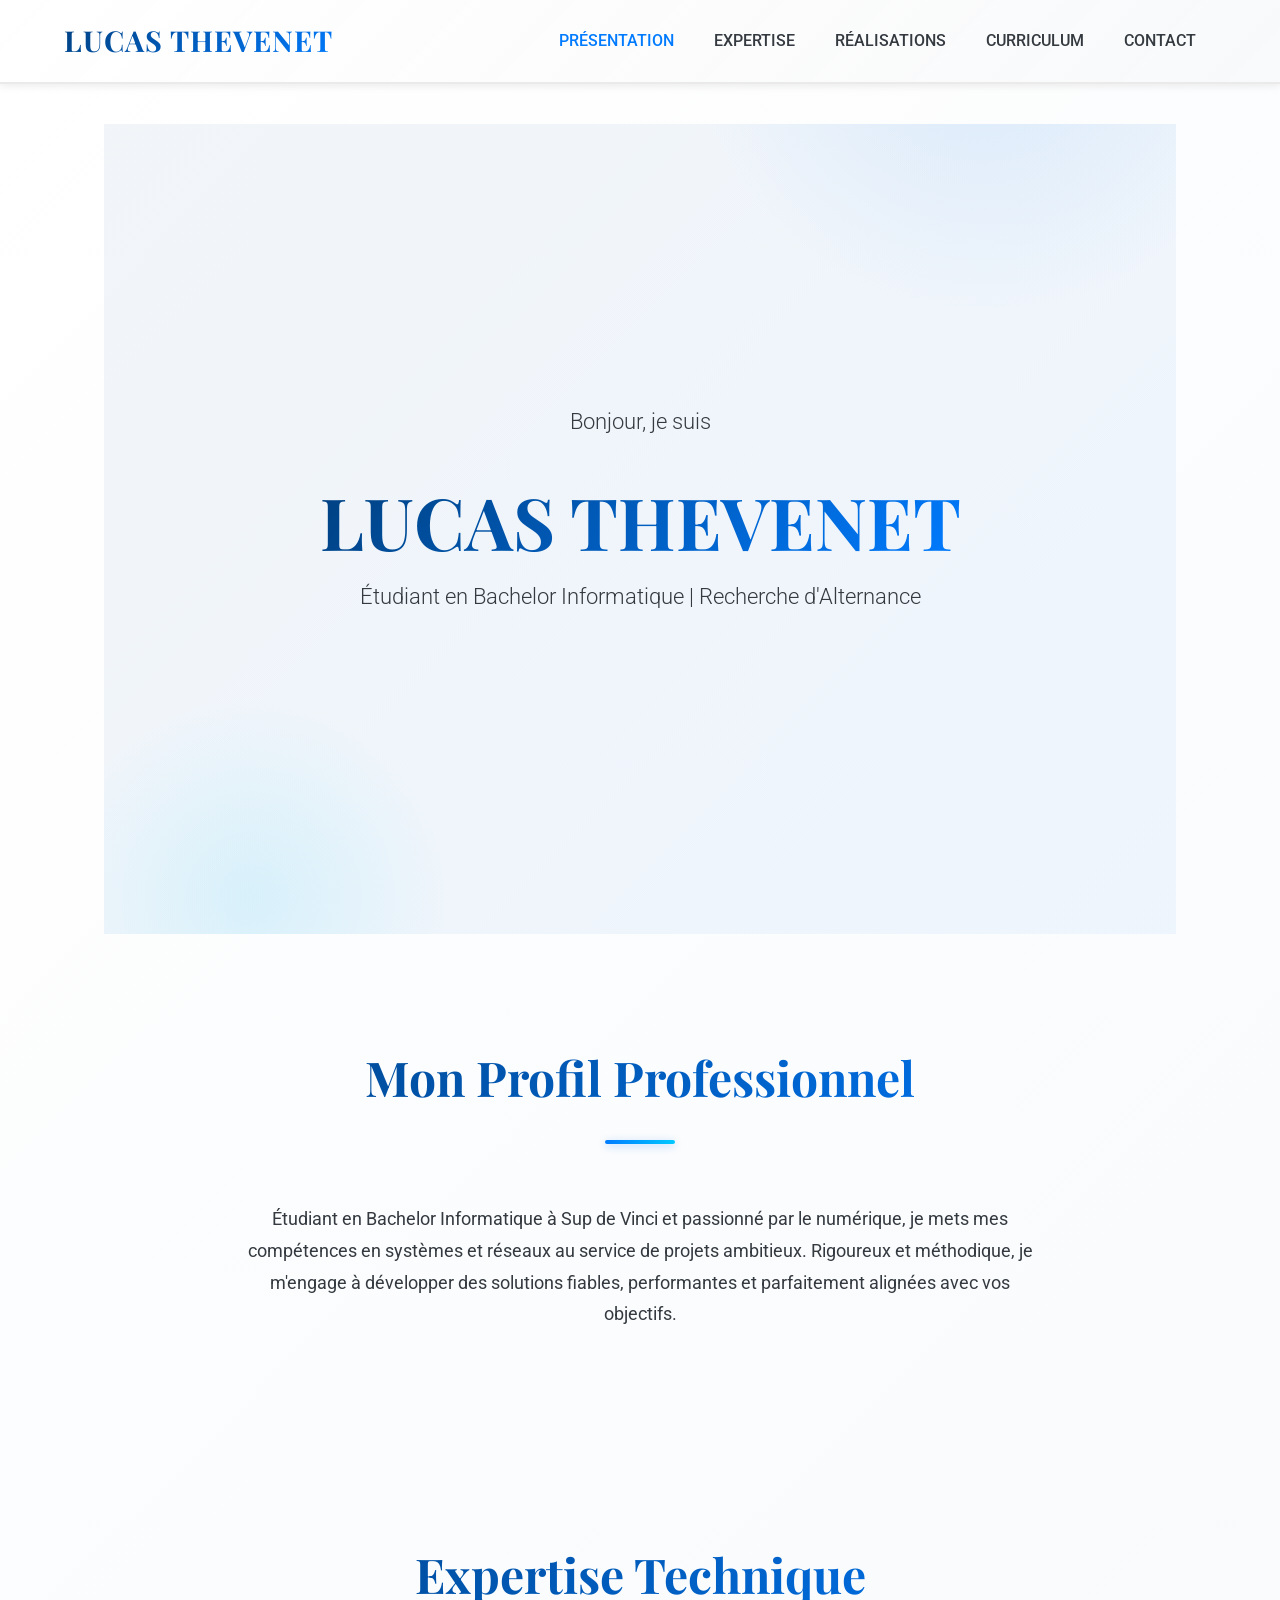
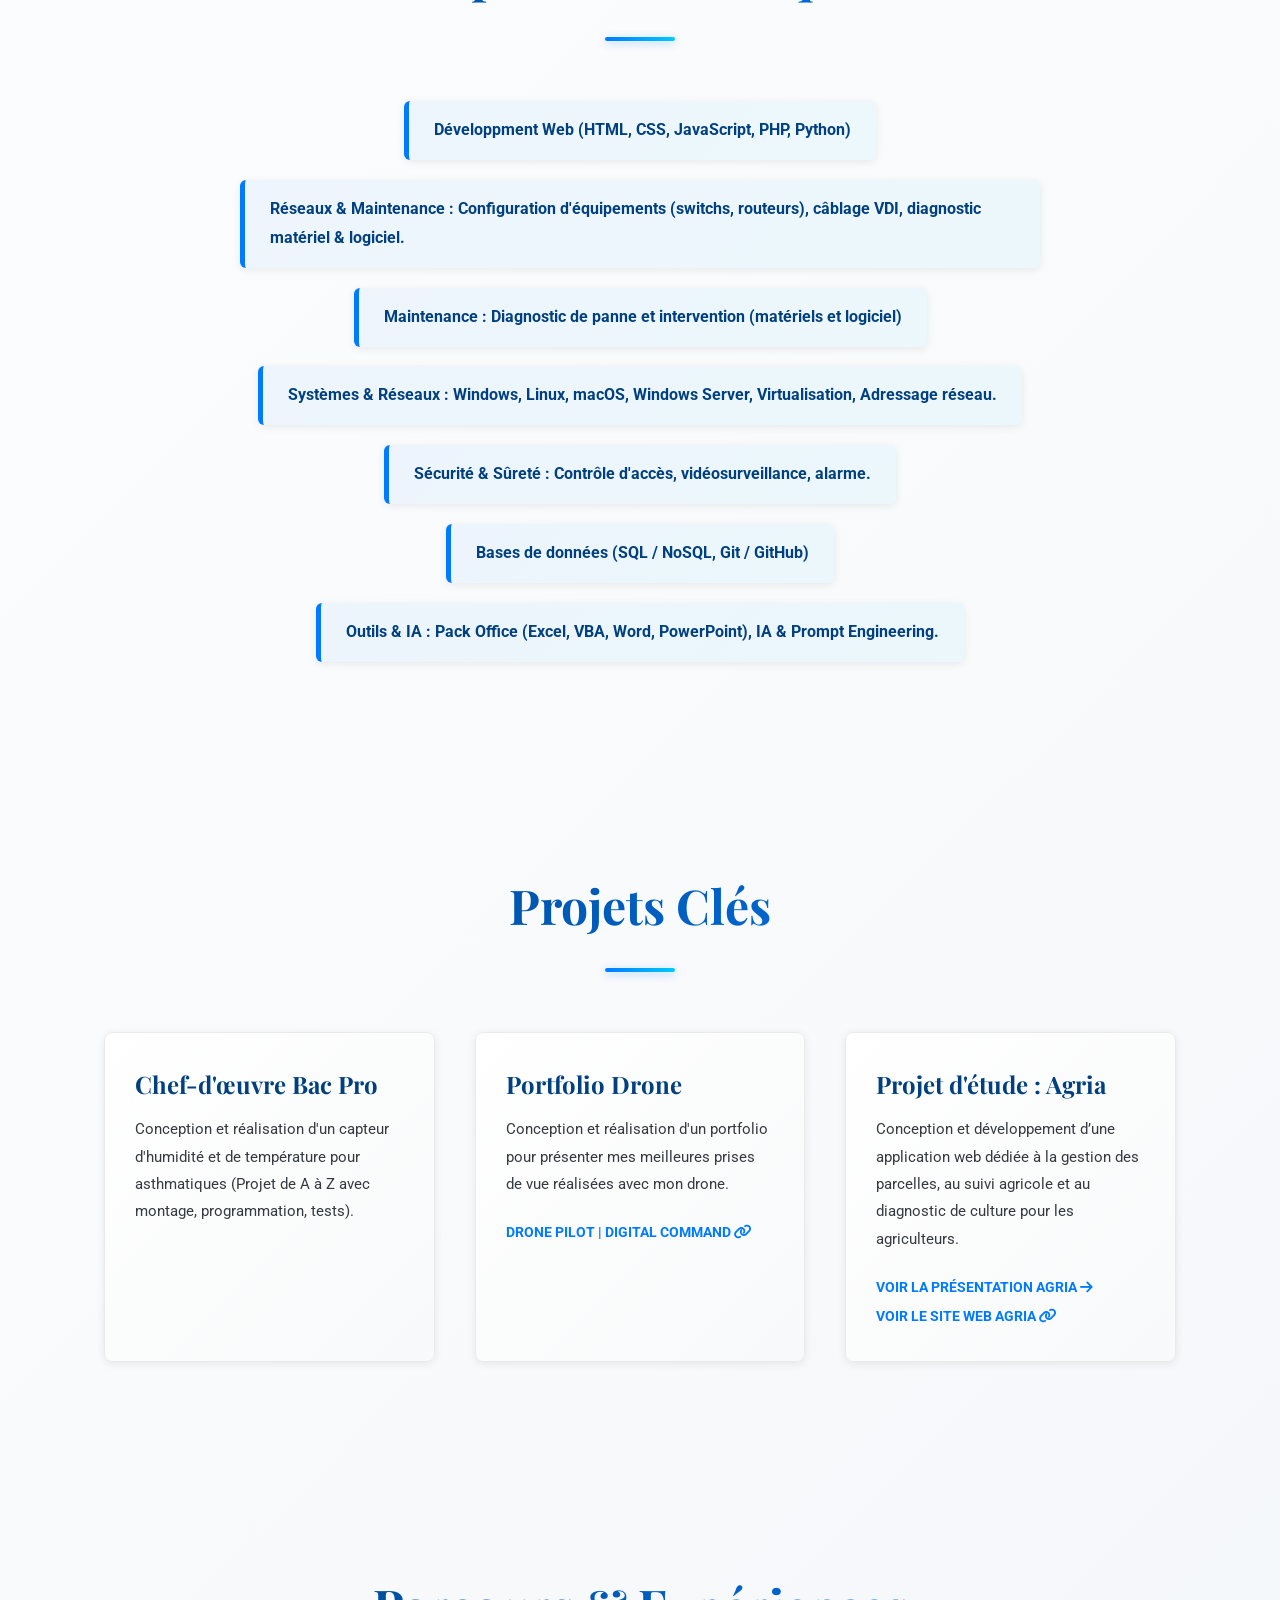
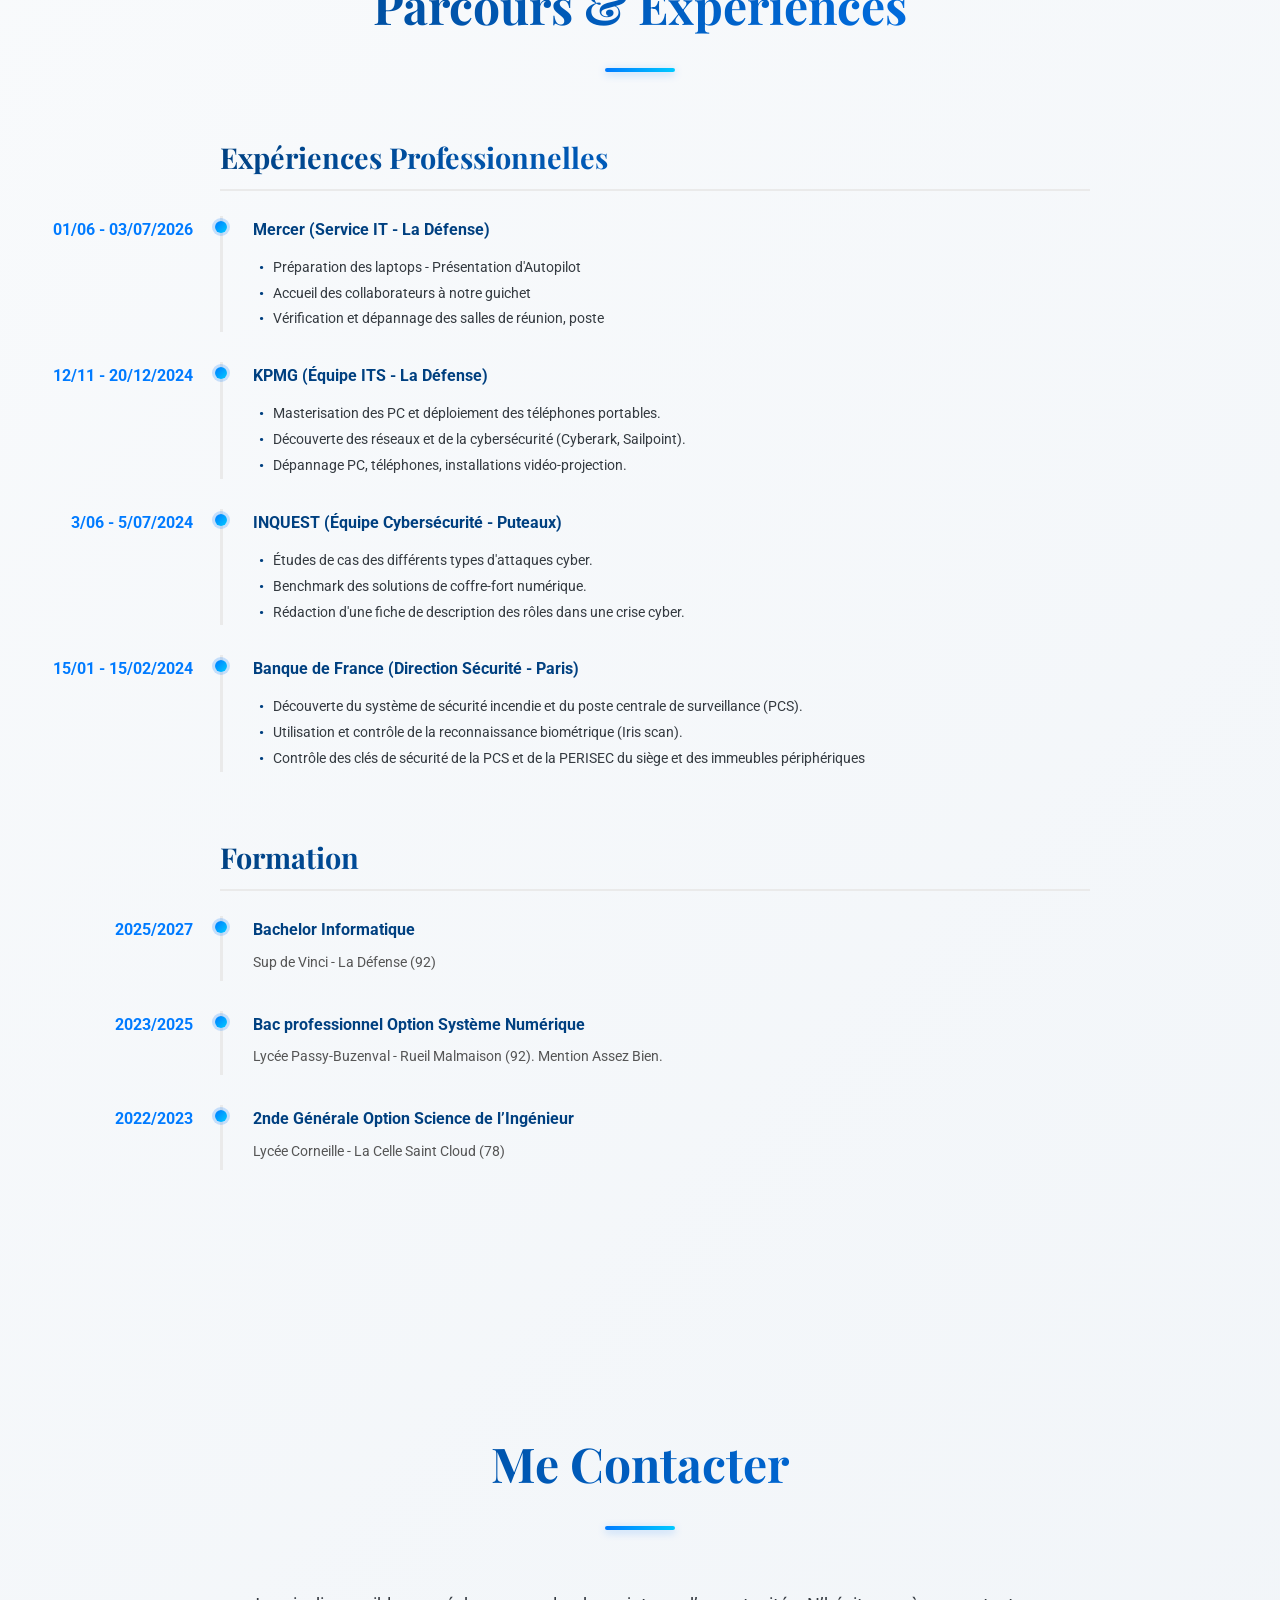
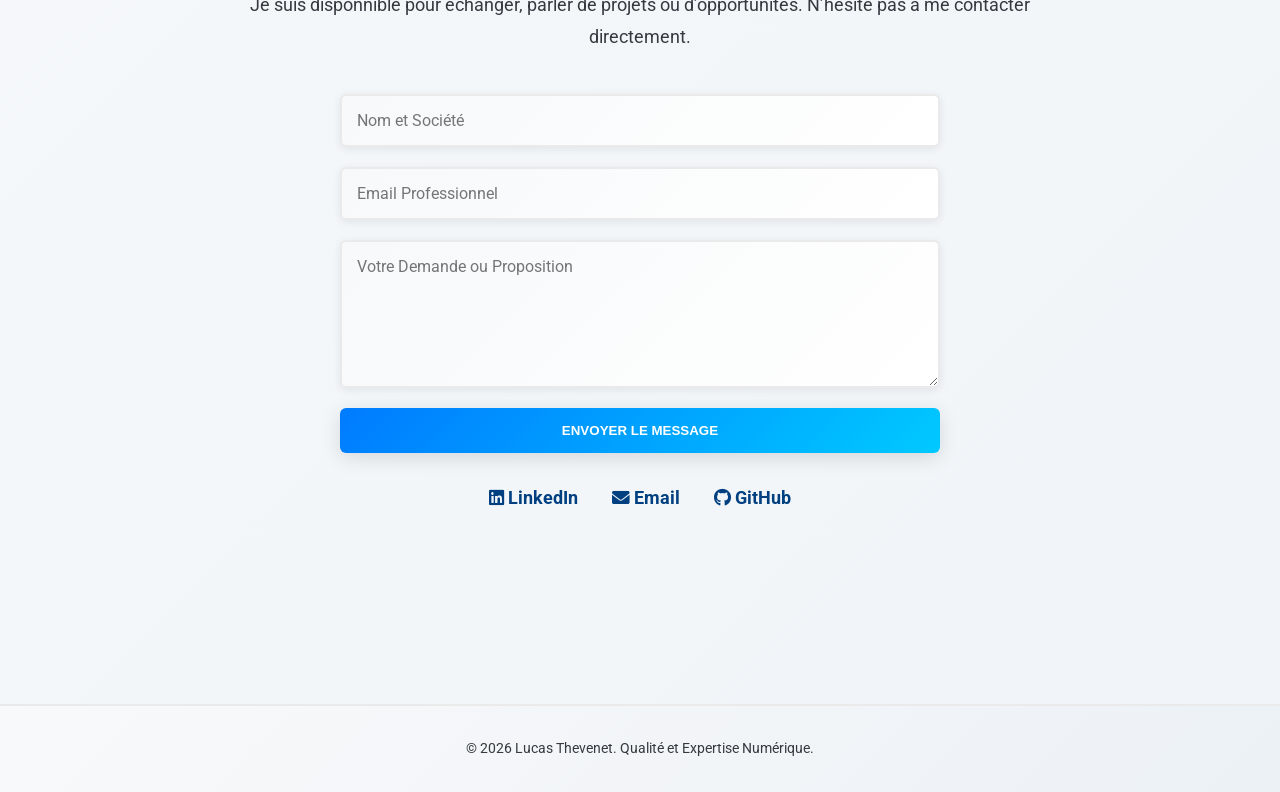
<file: index.html>
<!DOCTYPE html>
<html lang="fr">
<head>
    <meta charset="UTF-8">
    <meta name="viewport" content="width=device-width, initial-scale=1.0">
    <title>Lucas Thevenet | Professionnel</title>
    <link href="https://fonts.googleapis.com/css2?family=Roboto:wght@300;400;700&family=Playfair+Display:wght@700&display=swap" rel="stylesheet">
    <link rel="stylesheet" href="https://cdnjs.cloudflare.com/ajax/libs/font-awesome/6.0.0-beta3/css/all.min.css">
    <link rel="stylesheet" href="style.css">
</head>
<body>

    <header class="navbar-classic">
        <div class="nav-container">
            <a href="#hero" class="logo-class">LUCAS THEVENET</a>
            <nav>
                <ul>
                    <li><a href="#hero" class="active">Présentation</a></li>
                    <li><a href="#skills">Expertise</a></li>
                    <li><a href="#projects">Réalisations</a></li>
                    <li><a href="#curriculum">Curriculum</a></li>
                    <li><a href="#contact">Contact</a></li>
                </ul>
            </nav>
        </div>
    </header>

    <main class="main-content">
        <section id="hero" class="hero-elegance section-class">
            <div class="hero-text">
                <p class="tagline">Bonjour, je suis</p>
                <h1>LUCAS <span class="highlight">THEVENET</span></h1>
                <p class="tagline">Étudiant en Bachelor Informatique | Recherche d'Alternance </p>
            </div>
        </section>

        <section id="about" class="section-class">
            <h2 class="section-title-class">Mon Profil Professionnel</h2>
            <div class="about-content-class" style="animation: fadeInUp 0.8s ease-out;">
                <p>Étudiant en Bachelor Informatique à Sup de Vinci et passionné par le numérique, je mets mes compétences en systèmes et réseaux au service de projets ambitieux. Rigoureux et méthodique, je m'engage à développer des solutions fiables, performantes et parfaitement alignées avec vos objectifs.</p>
            </div>
        </section>

        <section id="skills" class="section-class">
            <h2 class="section-title-class">Expertise Technique</h2>
            <div class="skills-list-class">
                <div class="skill-item-class">Développment Web (HTML, CSS, JavaScript, PHP, Python)</div>
                <div class="skill-item-class">Réseaux & Maintenance : Configuration d'équipements (switchs, routeurs), câblage VDI, diagnostic matériel & logiciel.</div>
                <div class="skill-item-class">Maintenance : Diagnostic de panne et intervention (matériels et logiciel)</div>
                <div class="skill-item-class">Systèmes & Réseaux : Windows, Linux, macOS, Windows Server, Virtualisation, Adressage réseau.</div>
                <div class="skill-item-class">Sécurité & Sûreté : Contrôle d'accès, vidéosurveillance, alarme.</div>
                <div class="skill-item-class">Bases de données (SQL / NoSQL, Git / GitHub)</div>
                <div class="skill-item-class">Outils & IA : Pack Office (Excel, VBA, Word, PowerPoint), IA & Prompt Engineering.</div>
            </div>
        </section>

        <section id="projects" class="section-class">
            <h2 class="section-title-class">Projets Clés</h2>
            <div class="project-grid-class">
                <div class="project-card-class">
                    <h3>Chef-d'œuvre Bac Pro</h3>
                    <p>Conception et réalisation d'un capteur d'humidité et de température pour asthmatiques (Projet de A à Z avec montage, programmation, tests).</p>
                </div>
                <div class="project-card-class">
                    <h3>Portfolio Drone</h3>
                    <p>Conception et réalisation d'un portfolio pour présenter mes meilleures prises de vue réalisées avec mon drone.</p>
                    <a href="https://lucasthevenet19-oss.github.io/Drone-/" target="_blank" class="link-project">Drone Pilot | Digital Command <i class="fas fa-link"></i></a>
                </div>
                <div class="project-card-class">
                    <h3>Projet d'étude : Agria</h3>
                    <p>Conception et développement d’une application web dédiée à la gestion des parcelles, au suivi agricole et au diagnostic de culture pour les agriculteurs.</p>
                    <a href="agria-main/presentation/presentation-agria.html" target="_blank" class="link-project">Voir la présentation Agria <i class="fas fa-arrow-right"></i></a>
                    <a href="agria-main/web/index.html" target="_blank" class="link-project">Voir le site web Agria <i class="fas fa-link"></i></a>
                </div>
            </div>
        </section>
        
        <section id="curriculum" class="section-class">
            <h2 class="section-title-class">Parcours & Expériences </h2>
            <div class="cv-integrated-container">
                
                <h3>Expériences Professionnelles</h3>
                
                <div class="timeline-item-accueil">
                    <span class="timeline-date-accueil">01/06 - 03/07/2026</span>
                    <div class="timeline-content-accueil">
                        <h4>Mercer (Service IT - La Défense)</h4>
                        <ul>
                            <li>Préparation des laptops - Présentation d'Autopilot </li>
                            <li>Accueil des collaborateurs à notre guichet </li>
                            <li>Vérification et dépannage des salles de réunion, poste</li>
                        </ul>
                    </div>
                </div>

                <div class="timeline-item-accueil">
                    <span class="timeline-date-accueil">12/11 - 20/12/2024</span>
                    <div class="timeline-content-accueil">
                        <h4>KPMG (Équipe ITS - La Défense)</h4>
                        <ul>
                            <li>Masterisation des PC et déploiement des téléphones portables.</li>
                            <li>Découverte des réseaux et de la cybersécurité (Cyberark, Sailpoint).</li>
                            <li>Dépannage PC, téléphones, installations vidéo-projection.</li>
                        </ul>
                    </div>
                </div>

                <div class="timeline-item-accueil">
                    <span class="timeline-date-accueil">3/06 - 5/07/2024</span>
                    <div class="timeline-content-accueil">
                        <h4>INQUEST (Équipe Cybersécurité - Puteaux)</h4>
                        <ul>
                            <li>Études de cas des différents types d'attaques cyber.</li>
                            <li>Benchmark des solutions de coffre-fort numérique.</li>
                            <li>Rédaction d'une fiche de description des rôles dans une crise cyber.</li>
                        </ul>
                    </div>
                </div>

                <div class="timeline-item-accueil">
                    <span class="timeline-date-accueil">15/01 - 15/02/2024</span>
                    <div class="timeline-content-accueil">
                        <h4>Banque de France (Direction Sécurité - Paris)</h4>
                        <ul>
                            <li>Découverte du système de sécurité incendie et du poste centrale de surveillance (PCS).</li>
                            <li>Utilisation et contrôle de la reconnaissance biométrique (Iris scan).</li>
                            <li>Contrôle des clés de sécurité de la PCS et de la PERISEC du siège et des immeubles périphériques</li>
                        </ul>
                    </div>
                </div>
                
                <h3 style="margin-top: 60px;">Formation</h3>

                <div class="timeline-item-accueil">
                    <span class="timeline-date-accueil">2025/2027</span>
                    <div class="timeline-content-accueil">
                        <h4>Bachelor Informatique</h4>
                        <p>Sup de Vinci - La Défense (92)</p>
                    </div>
                </div>

                <div class="timeline-item-accueil">
                    <span class="timeline-date-accueil">2023/2025</span>
                    <div class="timeline-content-accueil">
                        <h4>Bac professionnel Option Système Numérique</h4>
                        <p>Lycée Passy-Buzenval - Rueil Malmaison (92). Mention Assez Bien.</p>
                    </div>
                </div>

                <div class="timeline-item-accueil">
                    <span class="timeline-date-accueil">2022/2023</span>
                    <div class="timeline-content-accueil">
                        <h4>2nde Générale Option Science de l’Ingénieur</h4>
                        <p>Lycée Corneille - La Celle Saint Cloud (78)</p>
                    </div>
                </div>

                <div style="text-align: center; margin-top: 50px;">
                    <p style="color: #666; font-size: 0.95em; margin-bottom: 15px;"></p>
                </div>
            </div>
        </section>

        <section id="contact" class="section-class">
            <h2 class="section-title-class">Me Contacter</h2>
            <div class="about-content-class">
                <p>Je suis disponnible pour échanger, parler de projets ou d’opportunités. N’hésite pas à me contacter directement.</p>
            </div>
            <form class="contact-form-class" onsubmit="return handleContactForm(event)">
                <input type="text" name="nom" placeholder="Nom et Société" required>
                <input type="email" name="email" placeholder="Email Professionnel" required>
                <textarea name="message" placeholder="Votre Demande ou Proposition" rows="6" required></textarea>
                <button type="submit" class="btn-submit">ENVOYER LE MESSAGE</button>
            </form>
            <div class="social-links-contact">
                <a href="https://www.linkedin.com/in/lucas-thevenet-7667b52b3/" target="_blank" title="Visitez mon profil LinkedIn"><i class="fab fa-linkedin"></i> LinkedIn</a>
                <a href="mailto:lucas.thevenet19@gmail.com" title="Envoyez-moi un email"><i class="fas fa-envelope"></i> Email</a>
                <a href="https://github.com/lucasthevenet19-oss" target="_blank" title="Visitez mon GitHub"><i class="fab fa-github"></i> GitHub</a>
            </div>
        </section>
    </main>

    <footer class="footer-class">
        <p>&copy; 2026 Lucas Thevenet. Qualité et Expertise Numérique.</p>
    </footer>

    <script>
        // Animation des éléments au scroll
        const observerOptions = {
            threshold: 0.1,
            rootMargin: '0px 0px -100px 0px'
        };

        const observer = new IntersectionObserver((entries) => {
            entries.forEach(entry => {
                if (entry.isIntersecting) {
                    entry.target.style.opacity = '1';
                    entry.target.style.transform = 'translateY(0)';
                    observer.unobserve(entry.target);
                }
            });
        }, observerOptions);

        // Observer les éléments animés
        document.querySelectorAll('.project-card-class, .skill-item-class, .timeline-item-accueil').forEach(el => {
            el.style.opacity = '0';
            el.style.transform = 'translateY(20px)';
            el.style.transition = 'opacity 0.6s ease, transform 0.6s ease';
            observer.observe(el);
        });

        // Navigation active au scroll
        const navLinks = document.querySelectorAll('.navbar-classic ul li a');
        const sections = document.querySelectorAll('section');

        window.addEventListener('scroll', () => {
            let current = '';
            sections.forEach(section => {
                const sectionTop = section.offsetTop;
                const sectionHeight = section.clientHeight;
                if (scrollY >= sectionTop - 200) {
                    current = section.getAttribute('id');
                }
            });

            navLinks.forEach(link => {
                link.classList.remove('active');
                if (link.getAttribute('href').slice(1) === current) {
                    link.classList.add('active');
                }
            });
        });

        // Formulaire de contact
        function handleContactForm(e) {
            e.preventDefault();
            const form = e.target;
            const nom = form.nom.value;
            const email = form.email.value;
            const message = form.message.value;
            const subject = encodeURIComponent('Nouvelle demande de ' + nom);
            const body = encodeURIComponent('Nom/Société: ' + nom + '\n\nEmail: ' + email + '\n\nMessage: ' + message);
            window.location.href = 'mailto:lucas.thevenet19@gmail.com?subject=' + subject + '&body=' + body;
            return false;
        }

        // Smooth scroll behavior amélioré
        document.querySelectorAll('a[href^="#"]').forEach(anchor => {
            anchor.addEventListener('click', function (e) {
                const href = this.getAttribute('href');
                if (href !== '#' && document.querySelector(href)) {
                    e.preventDefault();
                    document.querySelector(href).scrollIntoView({
                        behavior: 'smooth',
                        block: 'start'
                    });
                }
            });
        });
    </script>

</body>
</html>
</file>
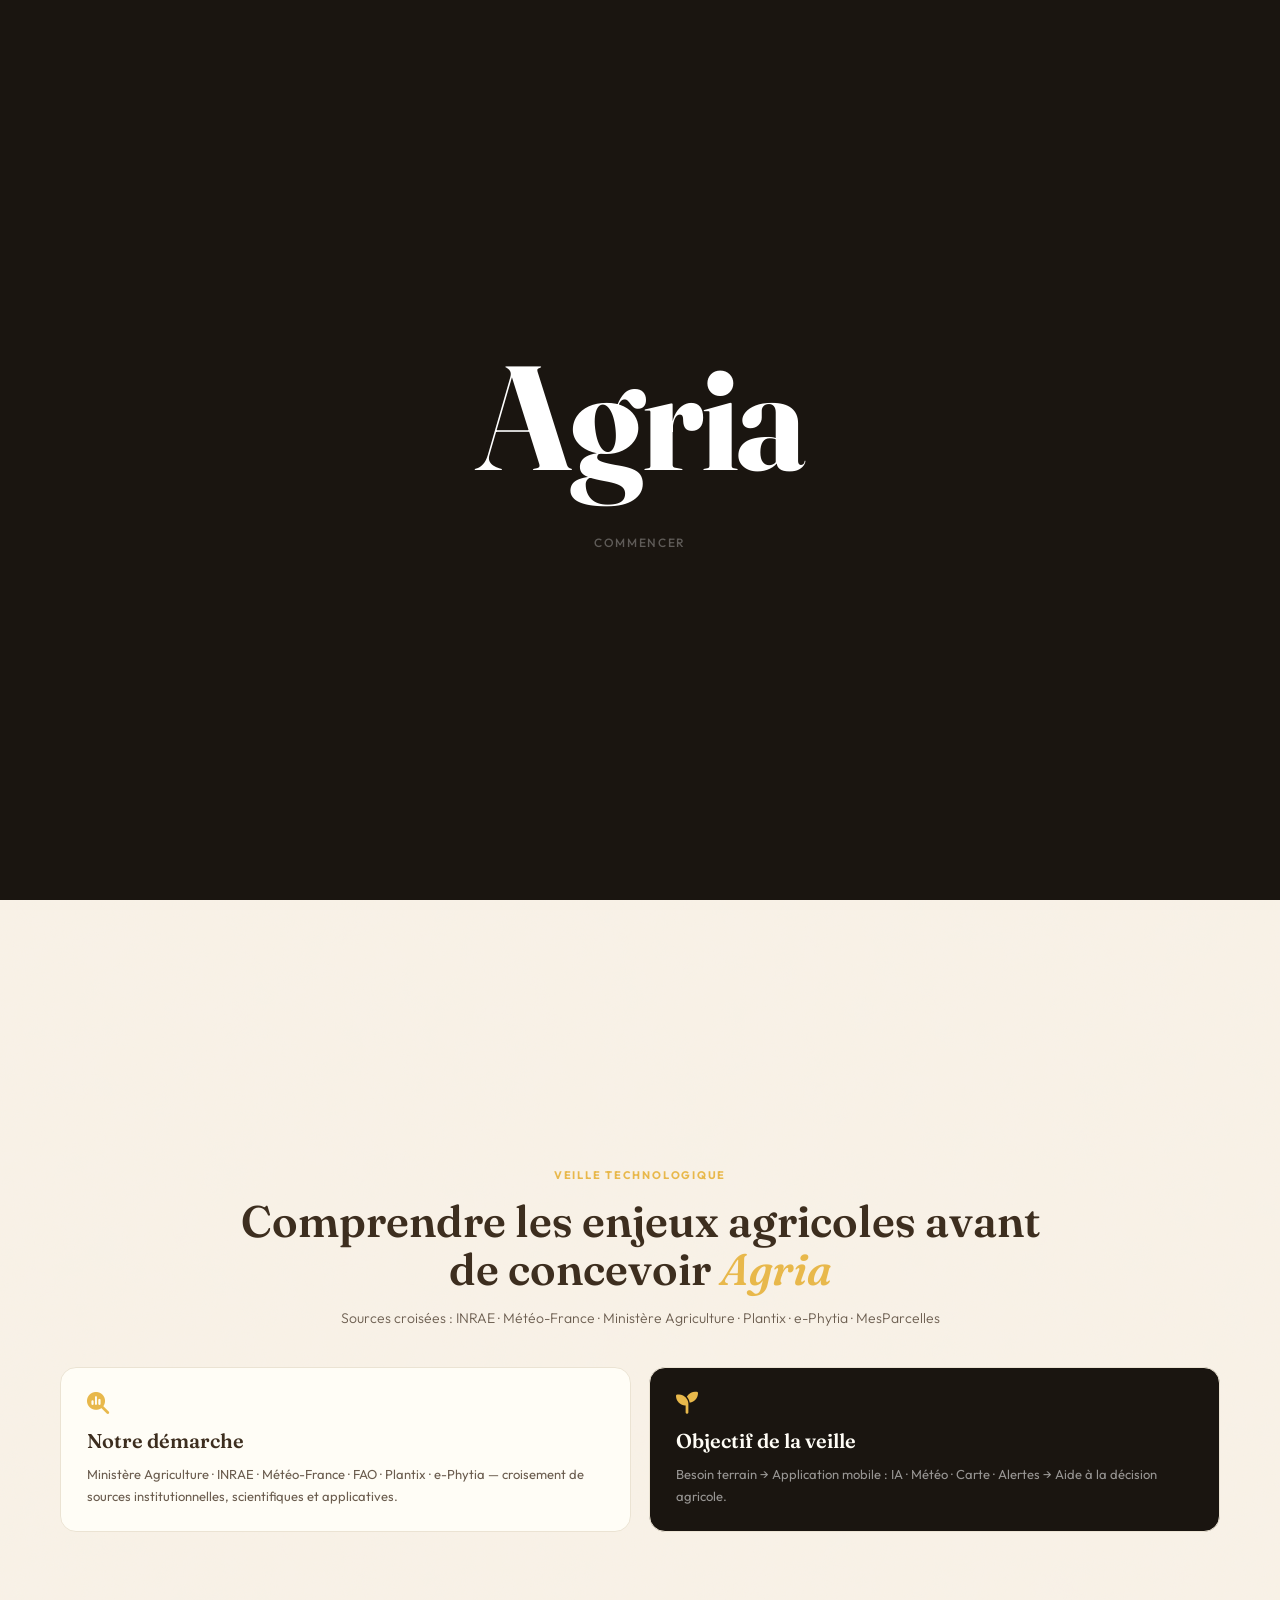
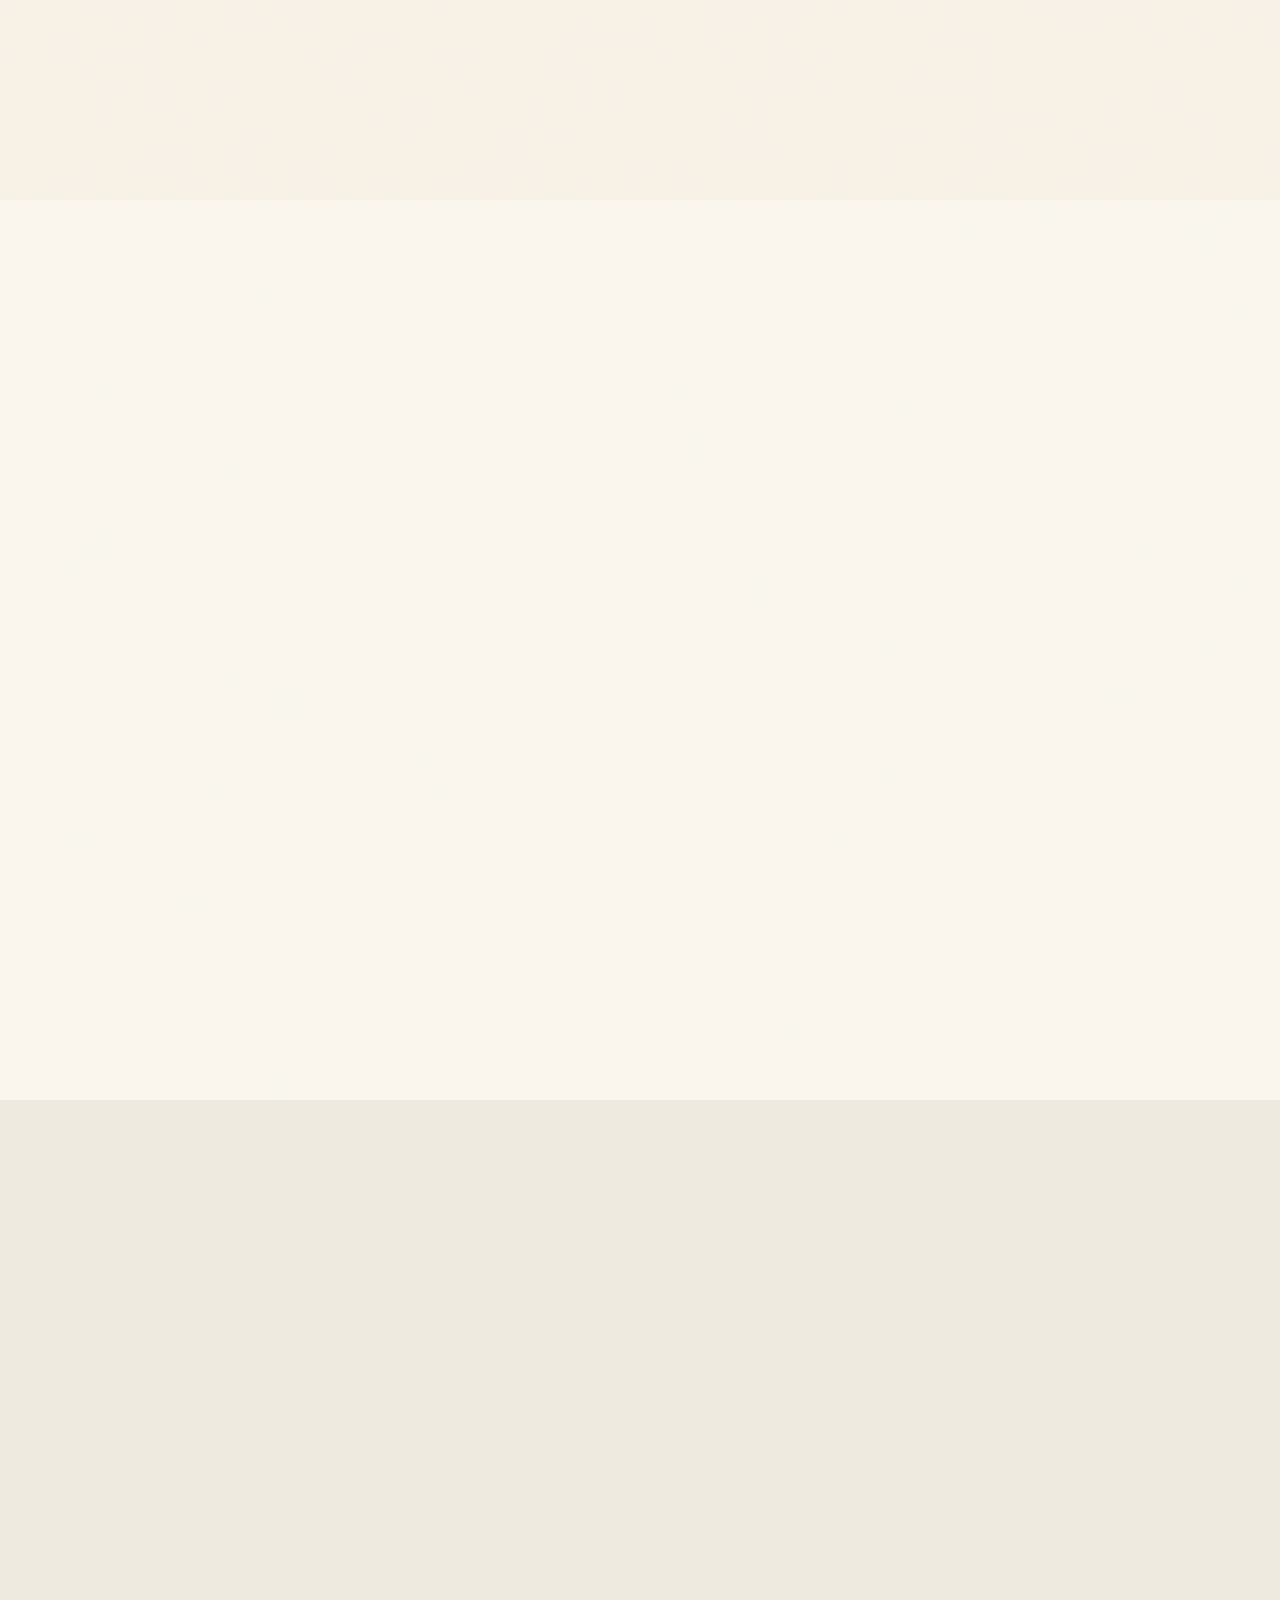
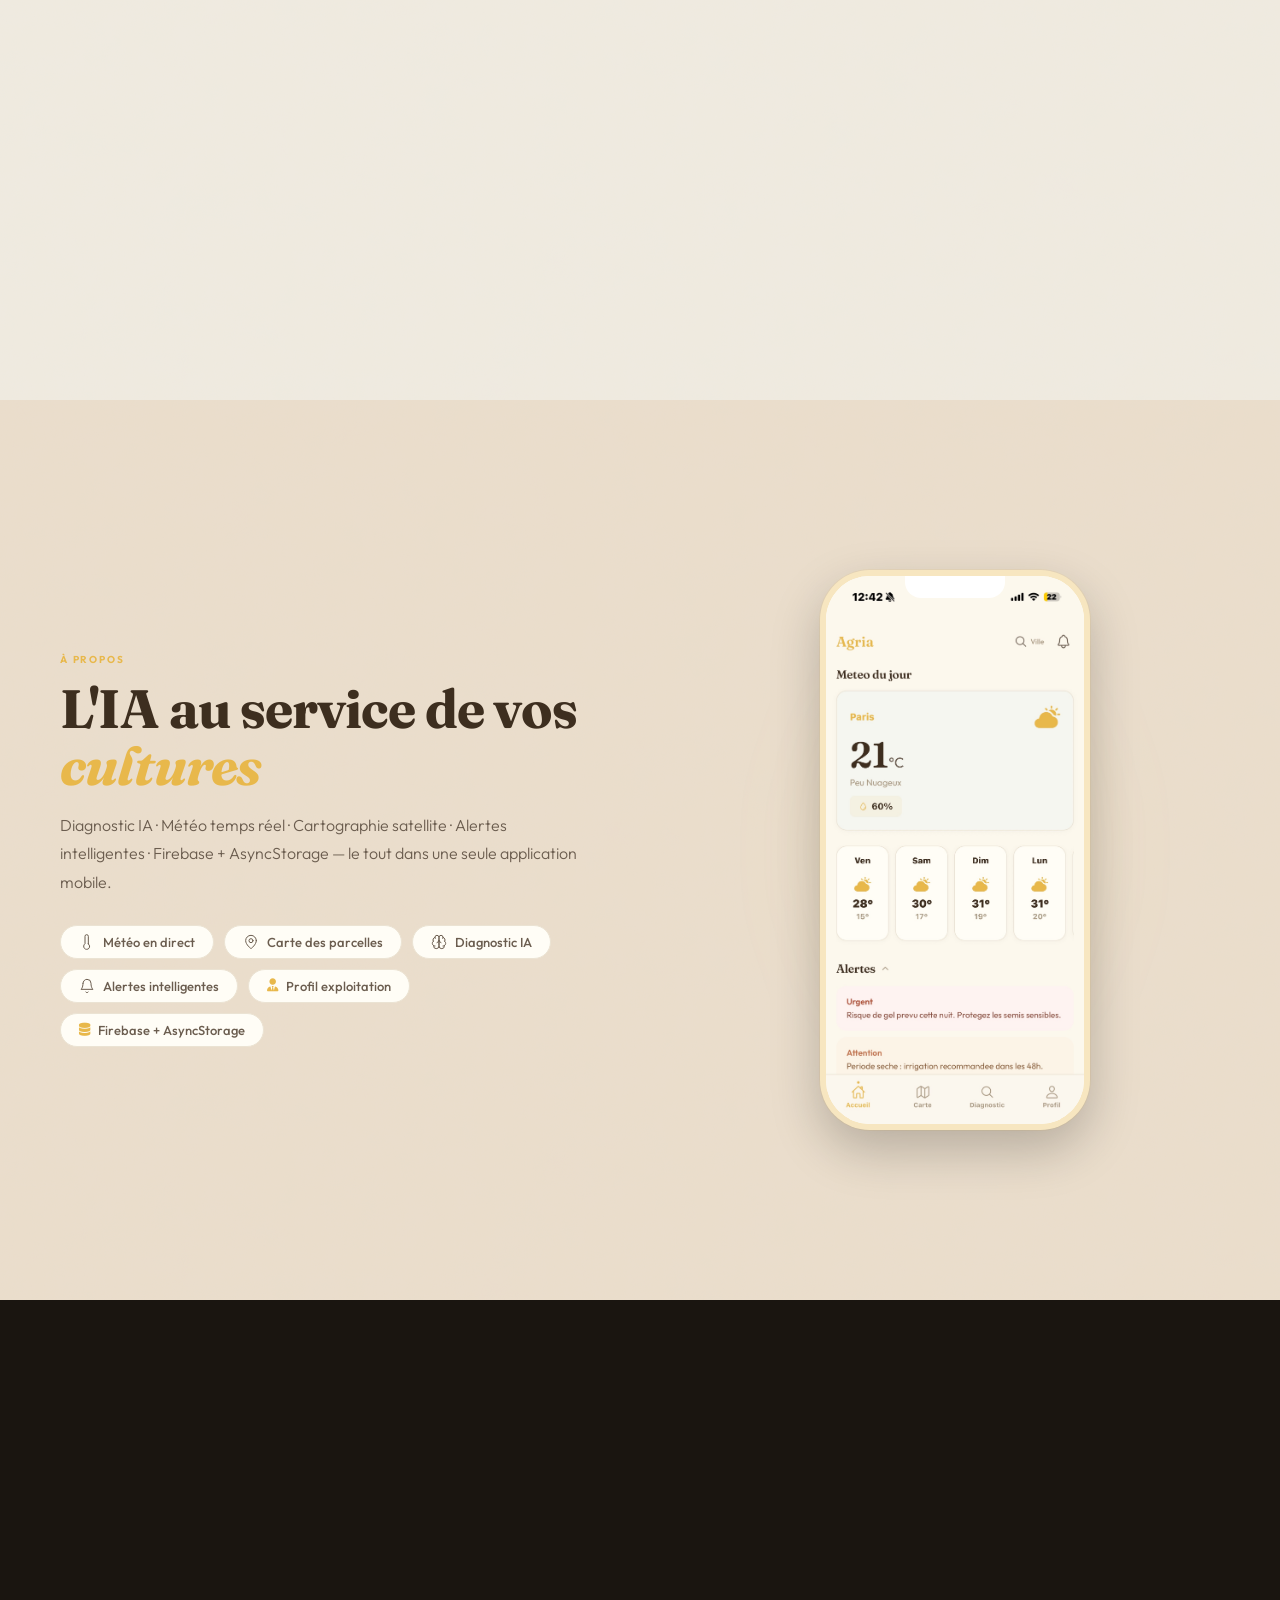
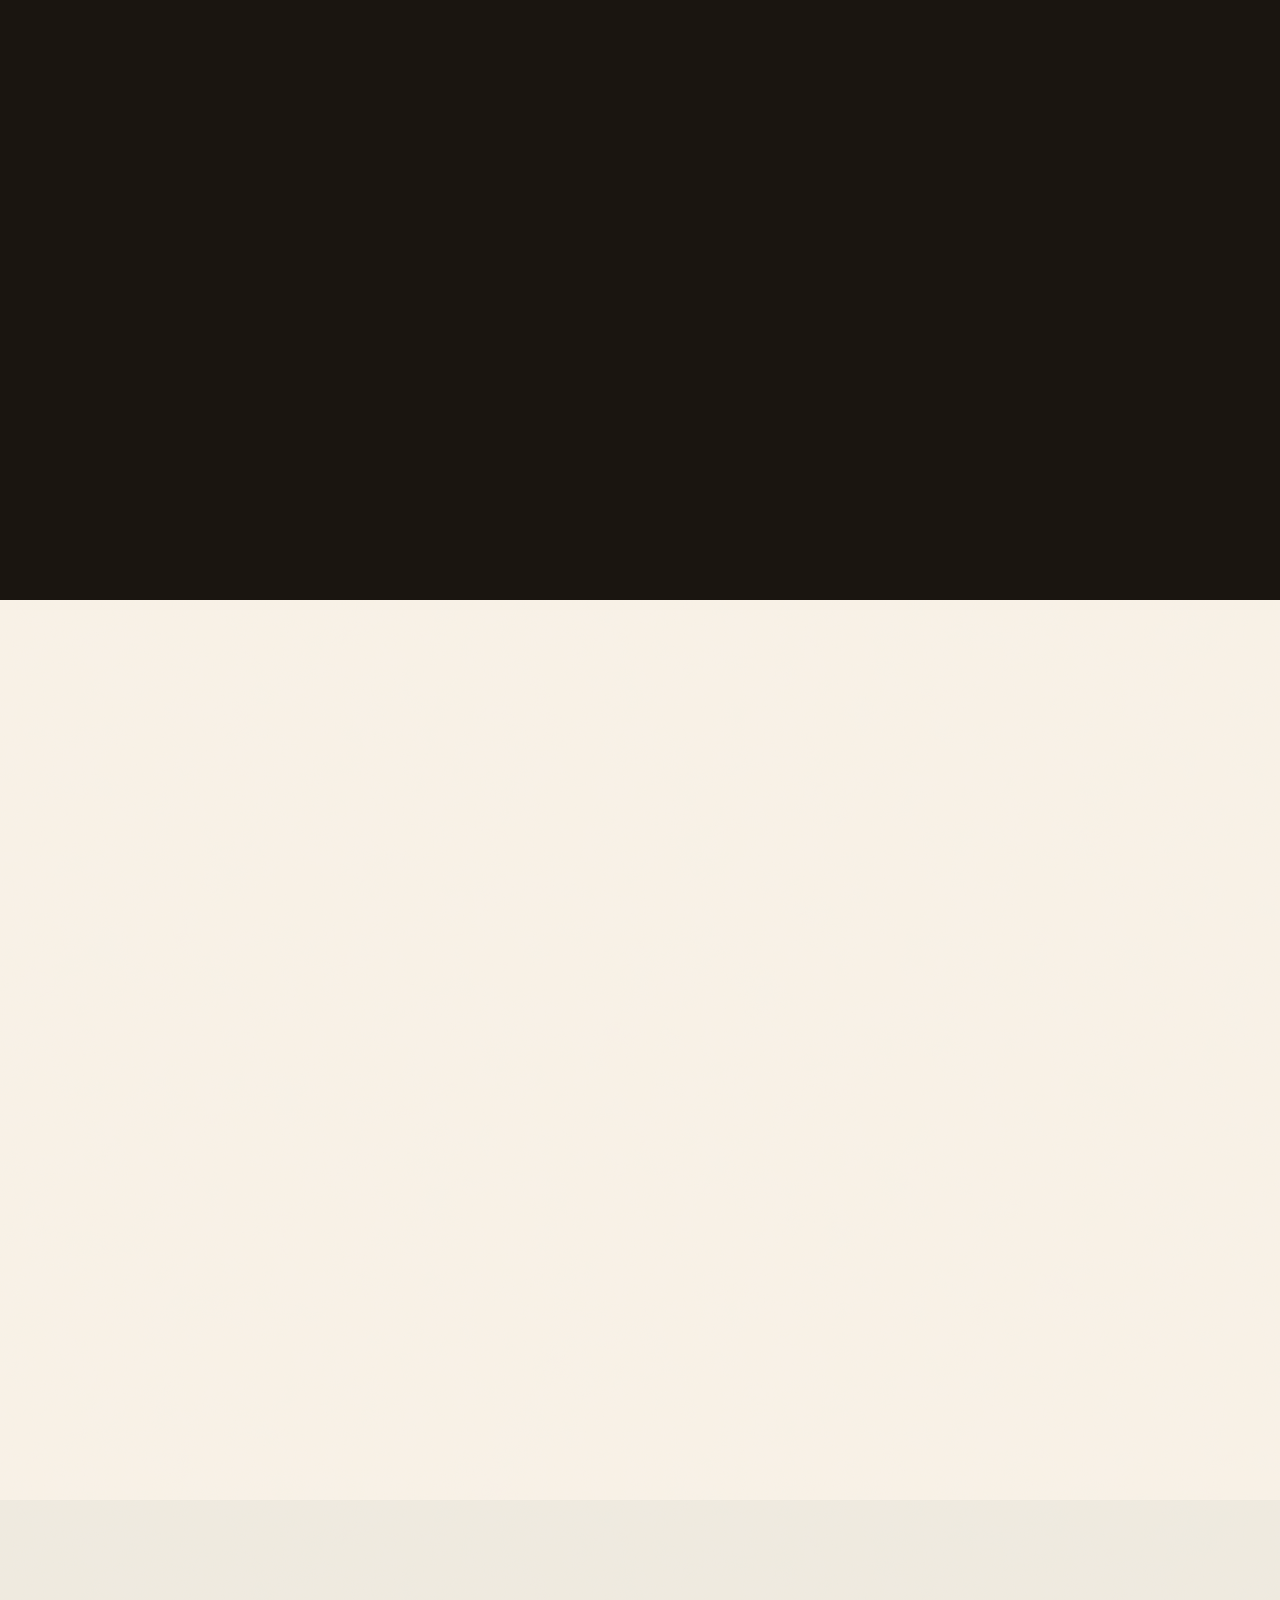
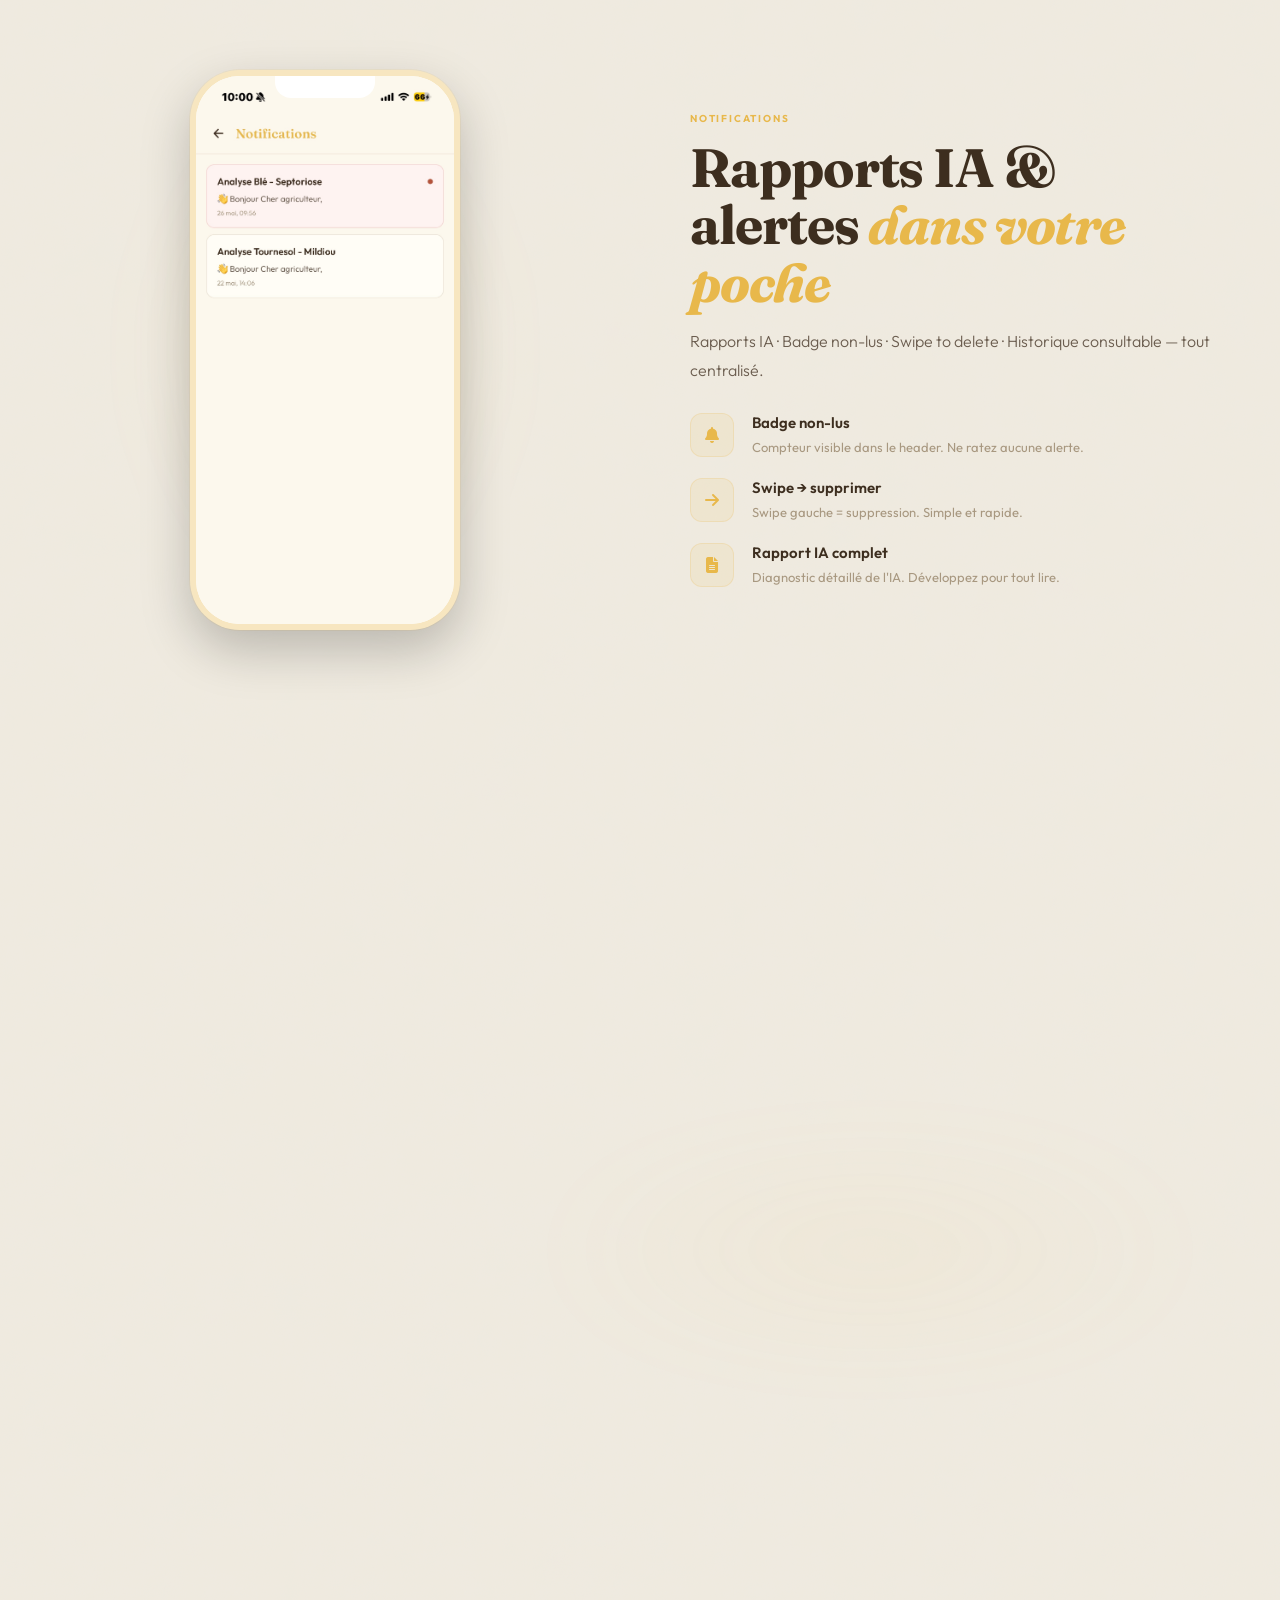
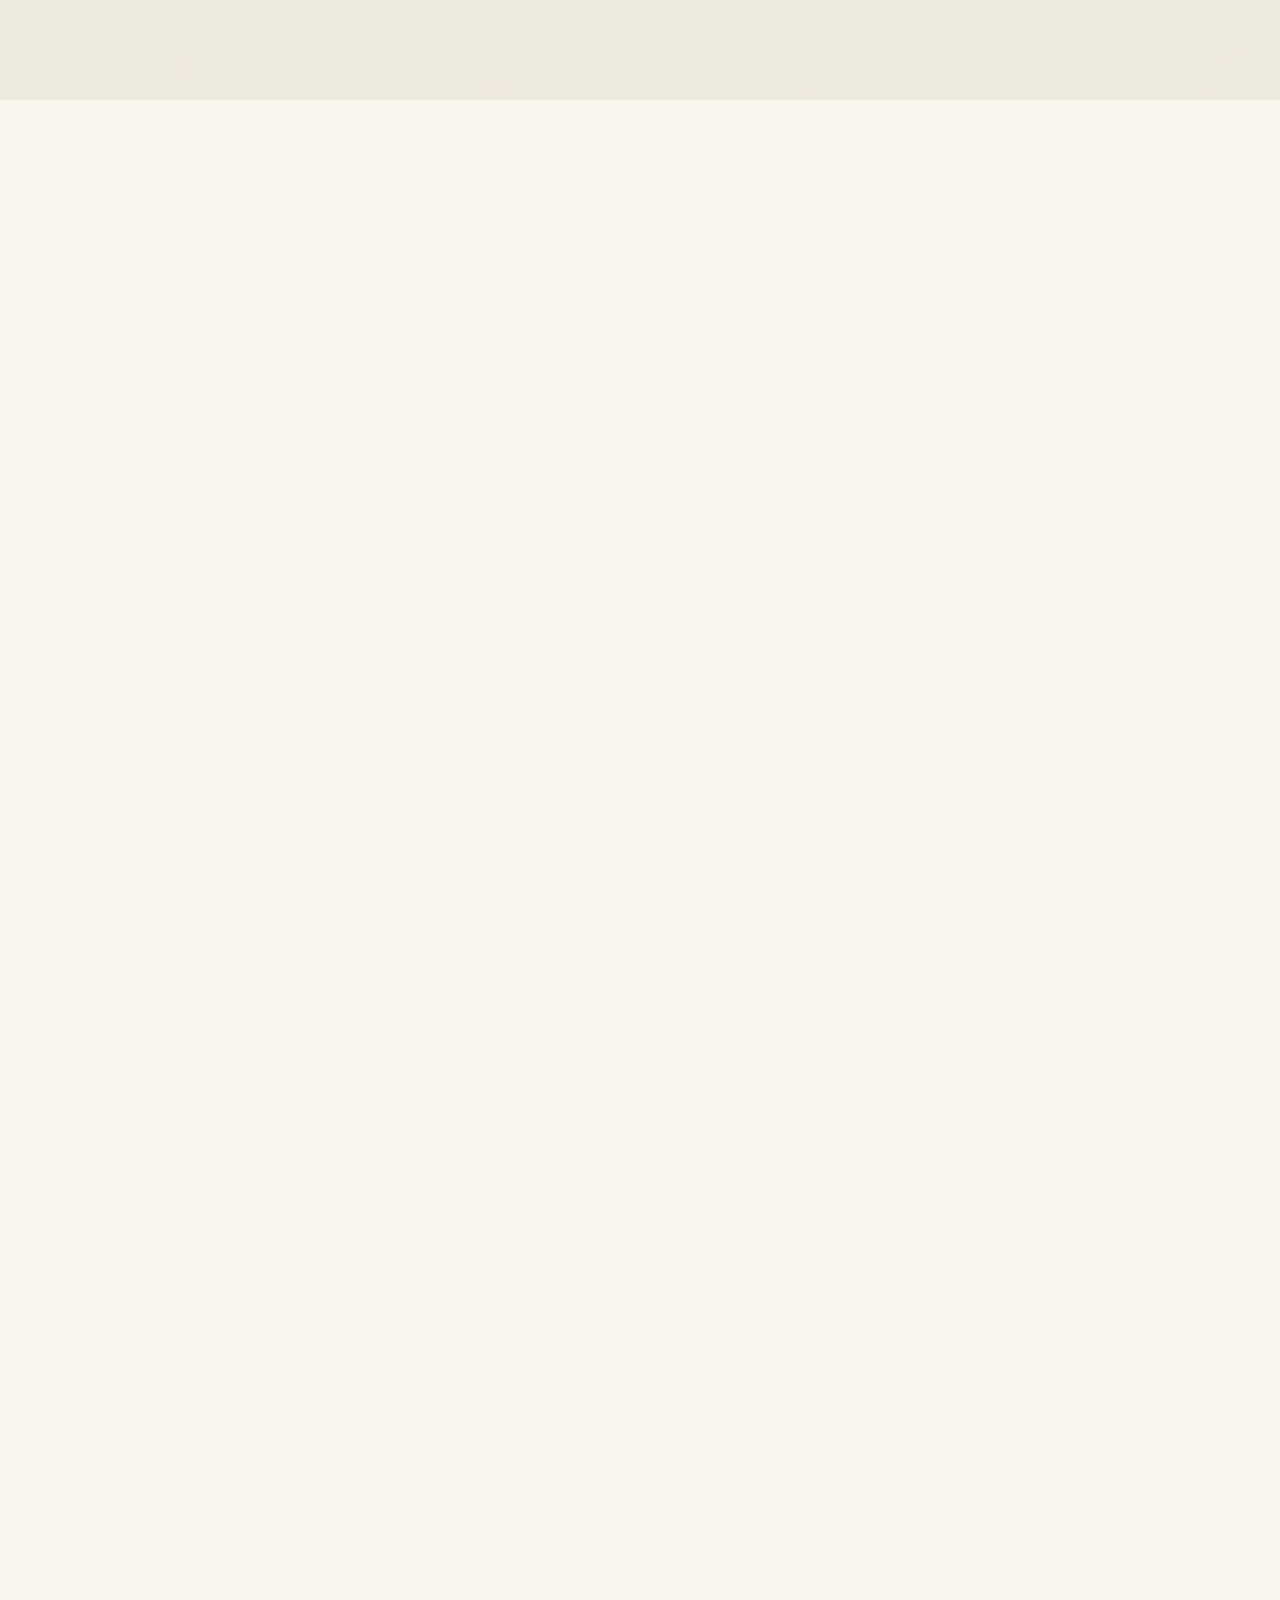
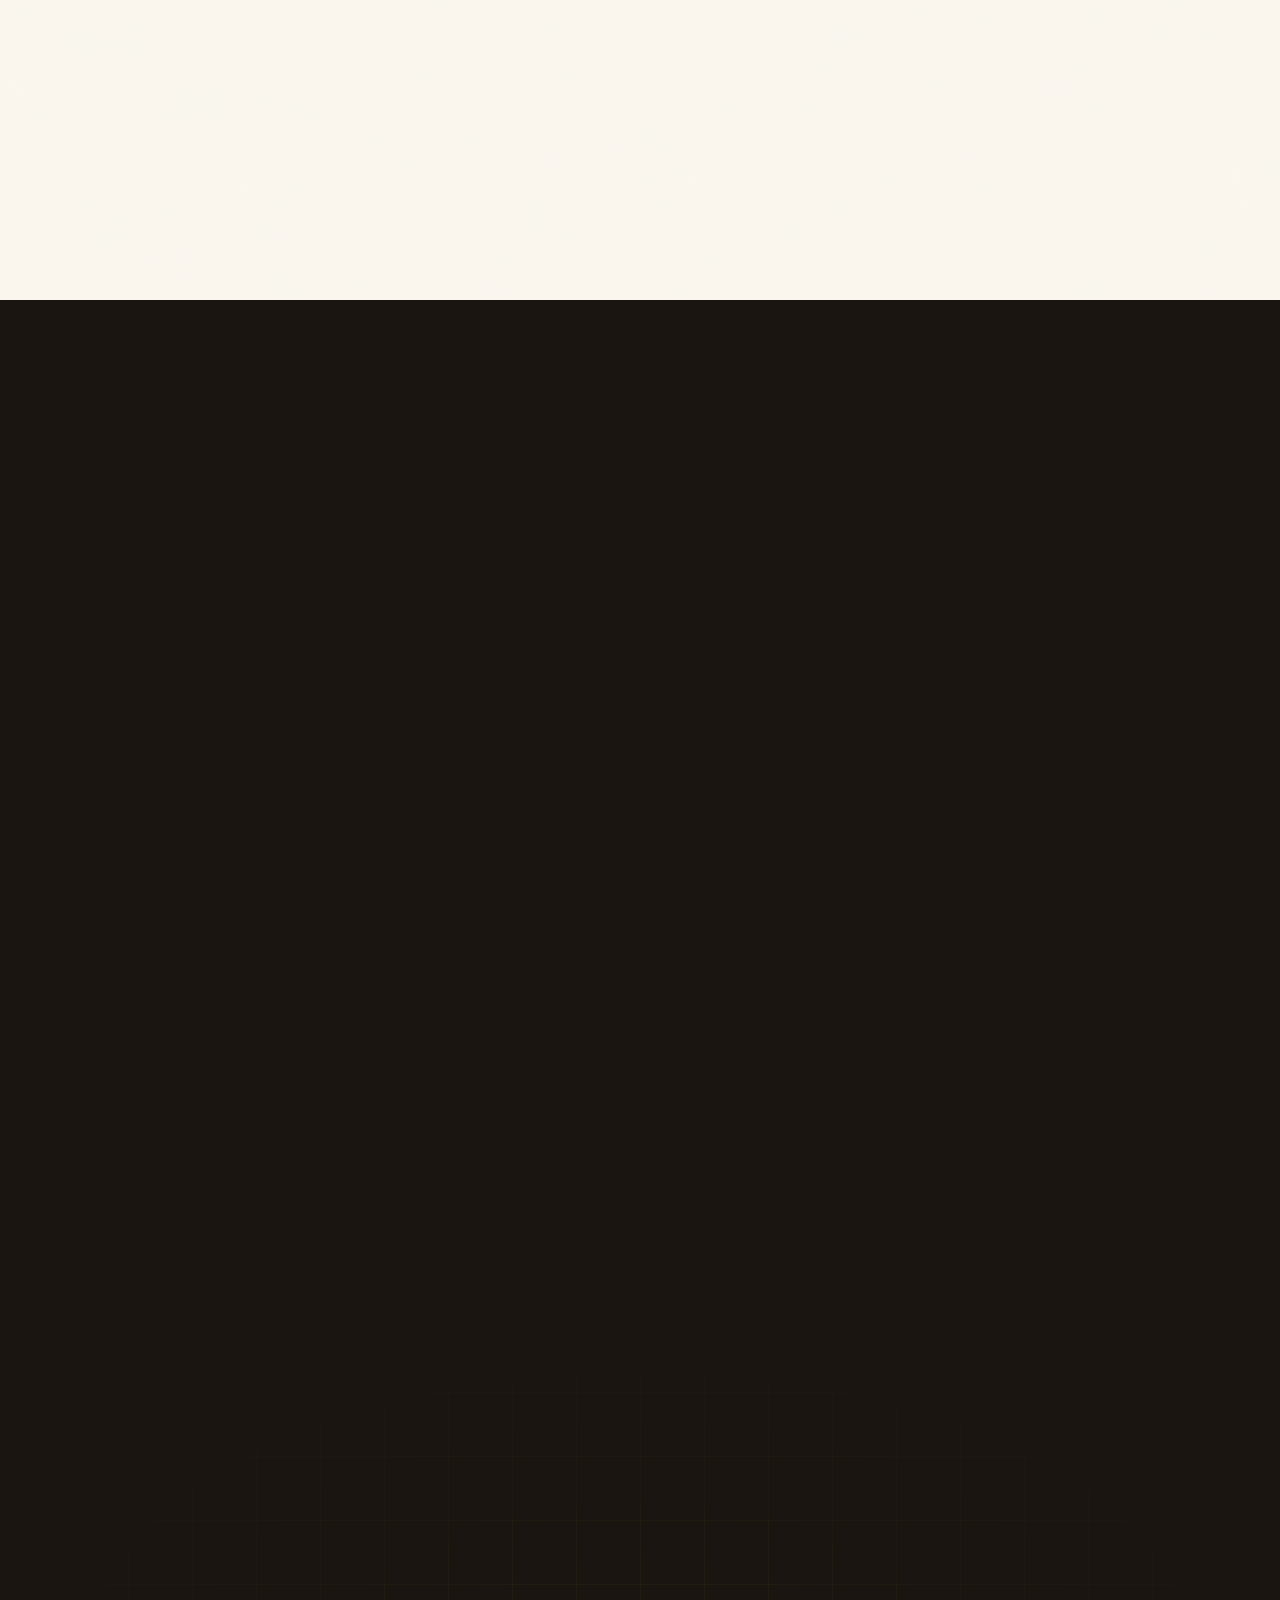
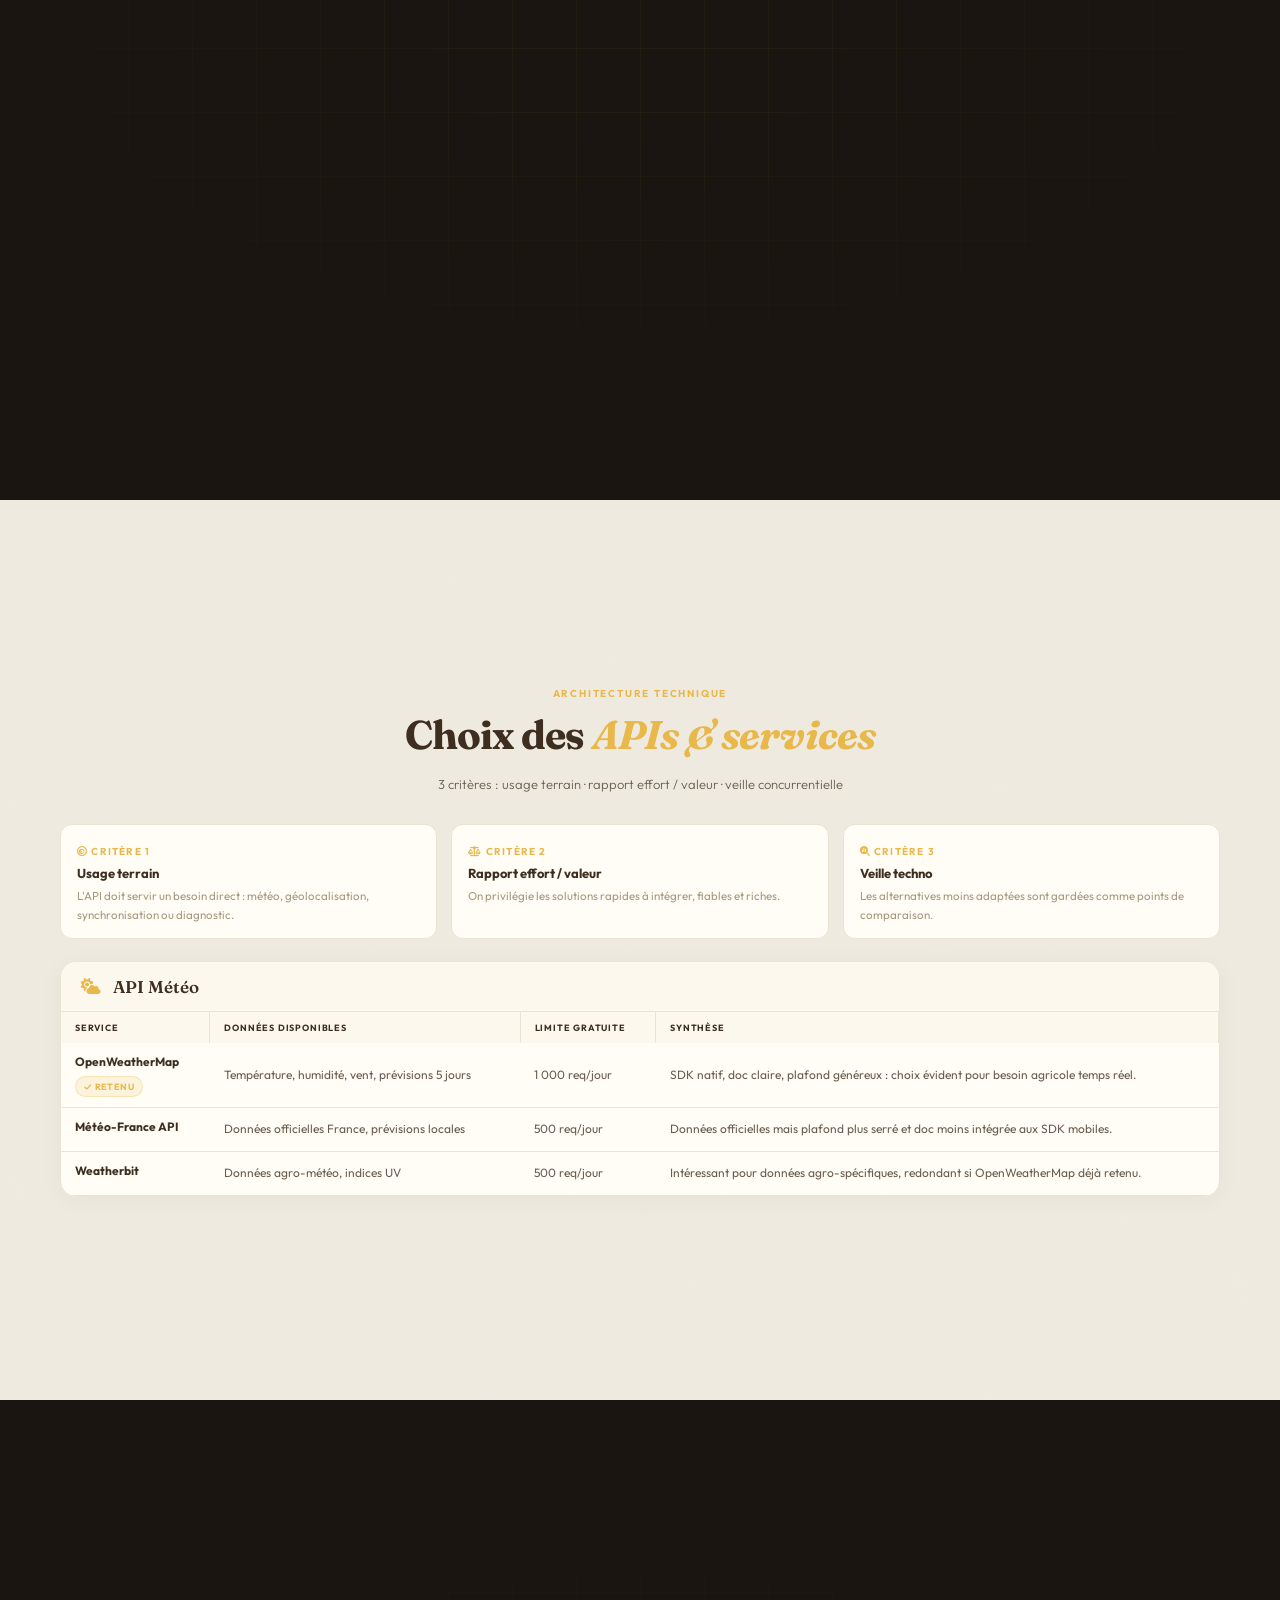
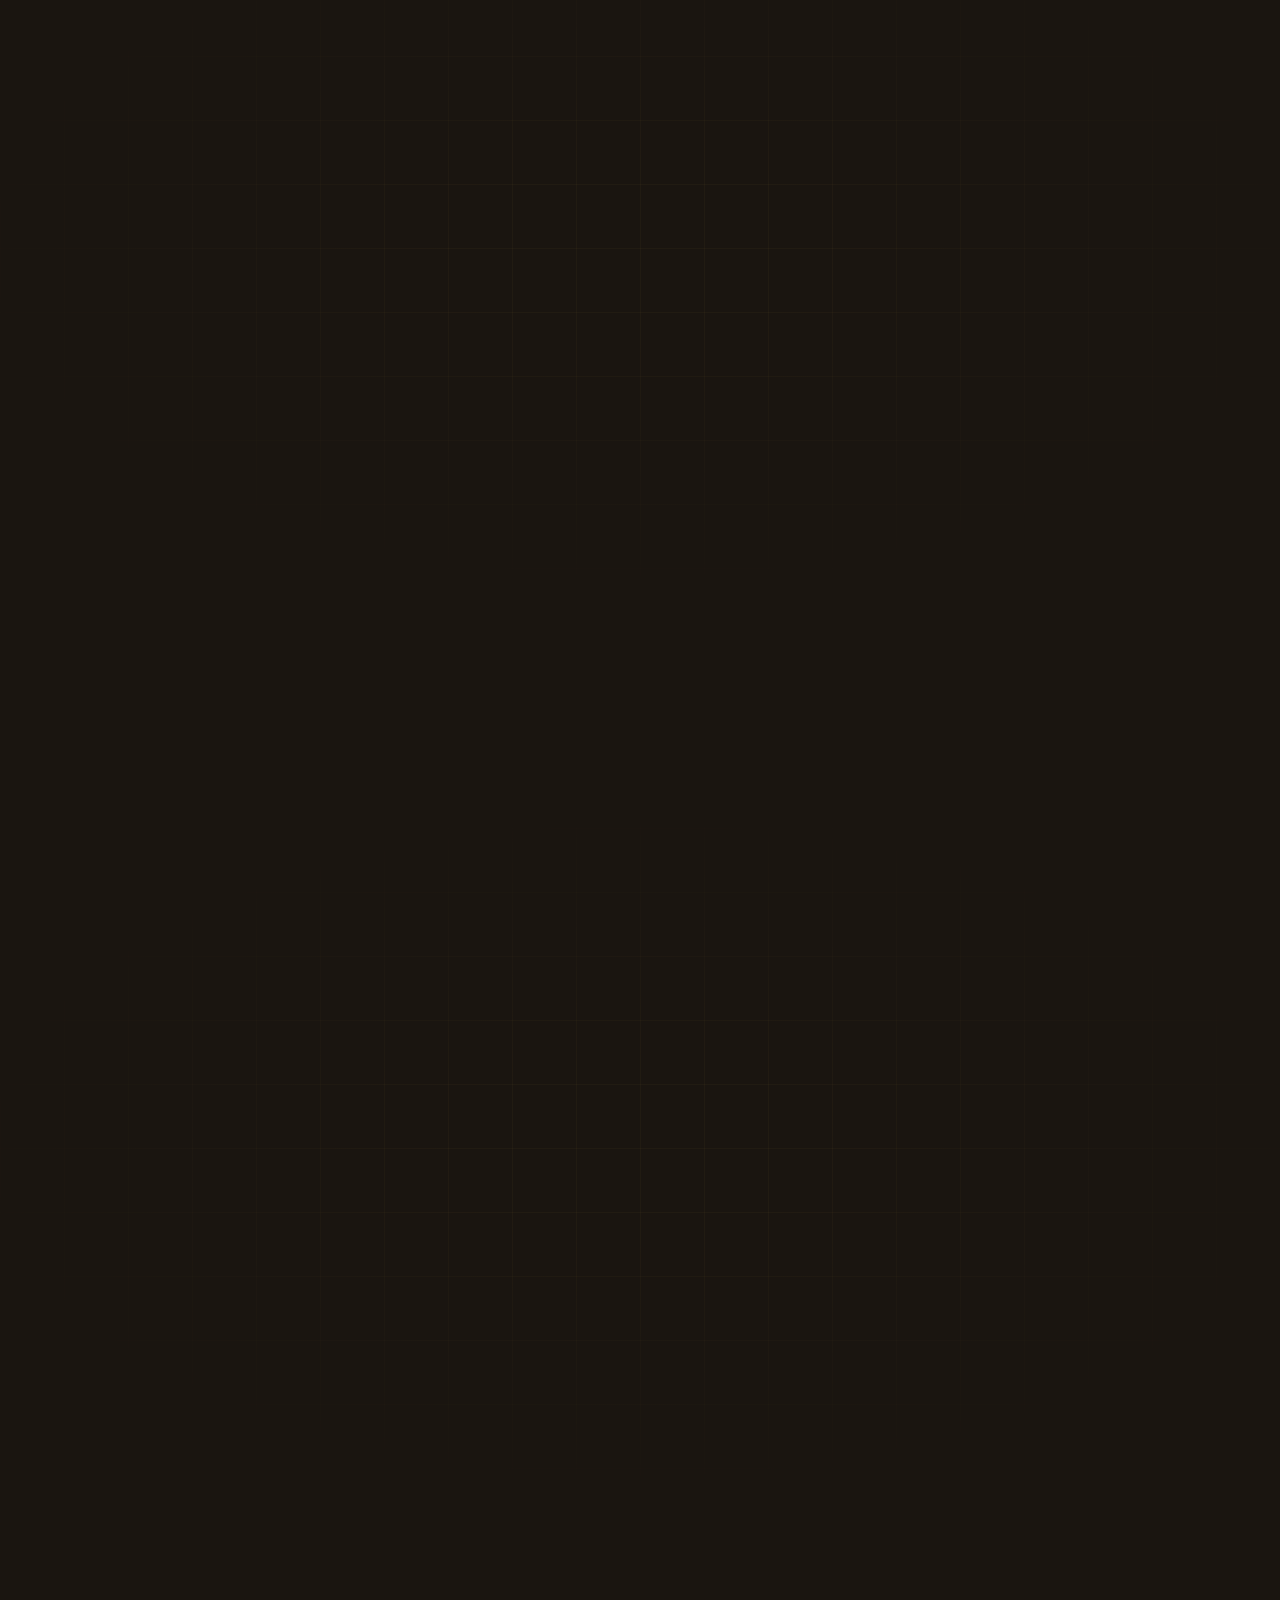
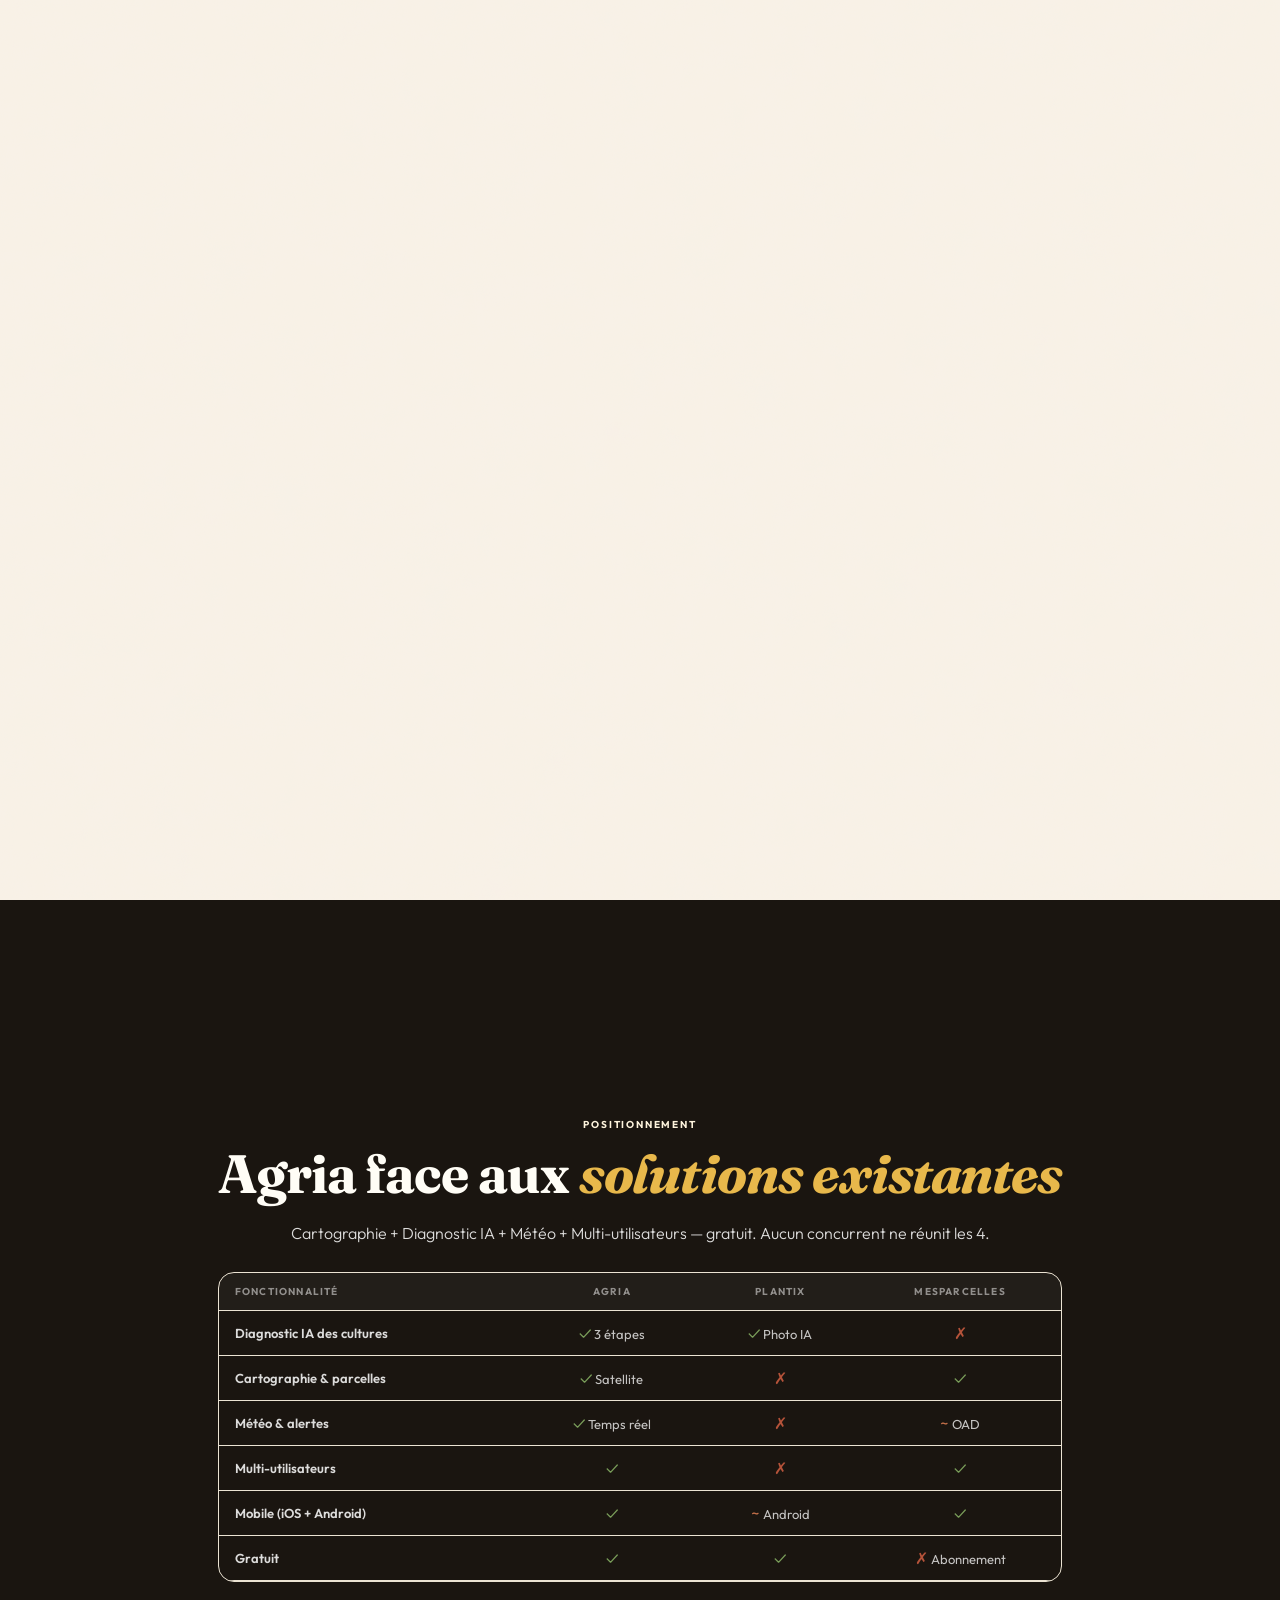
<file: presentation/presentation-agria.html>
<!DOCTYPE html>
<html lang="fr">
<head>
  <meta charset="UTF-8">
  <meta name="viewport" content="width=device-width, initial-scale=1.0">
  <meta name="theme-color" content="#FDF8EE">
  <title>Agria — Présentation</title>
  <link rel="preconnect" href="https://fonts.googleapis.com">
  <link href="https://fonts.googleapis.com/css2?family=Fraunces:ital,opsz,wght@0,9..144,400;0,9..144,600;0,9..144,700;1,9..144,400;1,9..144,600&family=Outfit:wght@300;400;500;600;700&display=swap" rel="stylesheet">
  <link rel="stylesheet" href="https://cdnjs.cloudflare.com/ajax/libs/font-awesome/6.5.0/css/all.min.css">
  <style>
    /* ===========================================
       THEME AGRIA — Couleurs applicatives réelles
       =========================================== */
    :root {
      --bg:          #FDF8EE;
      --surface:     #FFFDF6;
      --bg-outer:    #F3EFE6;
      --gold:        #E8B84B;
      --gold-hover:  #D4A853;
      --gold-light:  #FDF3DC;
      --border:      #EBE3D3;
      --ink:         #3D2E1F;
      --ink-mid:     #6B5D4F;
      --ink-muted:   #A89880;
      --accent:      #C4704A;
      --danger:      #B5533A;
      --success:     #7A9E5A;
      --info:        #B8D4E8;
      --espresso:    #1a1510;
      --radius-lg:   16px;
      --radius-md:   12px;
      --radius-sm:   8px;
      --ease-out:    cubic-bezier(0.23,1,0.32,1);
      --ease-in-out: cubic-bezier(0.77,0,0.175,1);
    }

    *, *::before, *::after { margin: 0; padding: 0; box-sizing: border-box; }
    html { scroll-behavior: smooth; font-size: 16px; scroll-snap-type: y mandatory; }
    body { font-family: 'Outfit', sans-serif; background: var(--bg); color: var(--ink); overflow-x: hidden; }

    ::-webkit-scrollbar { width: 0; height: 0; }

    /* ===========================================
       NAV
       =========================================== */
    #mainNav {
      position: fixed; top: 0; left: 0; right: 0; z-index: 1000;
      padding: 24px 60px;
      display: flex; align-items: center; justify-content: space-between;
      background: transparent;
      transform: translateY(-105%);
      transition: padding .3s var(--ease-out), background .3s var(--ease-out), box-shadow .3s var(--ease-out), transform .35s var(--ease-out);
    }
    #mainNav.nav-visible { transform: translateY(0); }
    #mainNav.nav-persistent { transform: translateY(0); }
    #nav-hotspot { position: fixed; top: 0; left: 0; right: 0; height: 10px; z-index: 1001; }
    #mainNav .nav-logo { transition: color .5s ease; }
    #mainNav .nav-center a { transition: color .2s ease, color .5s ease; }
    #mainNav.solid {
      background: rgba(253,248,238,.72); backdrop-filter: blur(18px);
      -webkit-backdrop-filter: blur(18px);
      padding: 14px 60px; box-shadow: 0 1px 0 rgba(232,184,75,.15);
    }
    body[data-theme="dark"] #mainNav.solid {
      background: rgba(26,21,16,.72); box-shadow: 0 1px 0 rgba(232,184,75,.08);
    }
    body[data-theme="dark"] #mainNav .nav-logo { color: rgba(255,255,255,.85); }
    body[data-theme="dark"] #mainNav .nav-center a { color: rgba(255,255,255,.38); }
    body[data-theme="dark"] #mainNav .nav-center a:hover { color: rgba(255,255,255,.75); }
    body[data-theme="light"] #mainNav .nav-logo { color: var(--ink); }
    body[data-theme="light"] #mainNav .nav-center a { color: var(--ink-mid); }
    body[data-theme="light"] #mainNav .nav-center a:hover { color: var(--ink); }
    .nav-logo { font-family: 'Fraunces', serif; font-size: 26px; font-weight: 700; letter-spacing: .02em; text-decoration: none; }
    .nav-logo em { font-style: italic; color: var(--gold); }
    .nav-sommaire-label { font-size: 11px; font-weight: 600; letter-spacing: .1em; color: var(--gold); text-transform: uppercase; margin-left: 12px; opacity: 0; transition: opacity .35s var(--ease-out); }
    .nav-sommaire-label.show { opacity: 1; }
    .nav-center { display: flex; gap: 36px; }
    .nav-center a { font-size: 12px; font-weight: 600; letter-spacing: .1em; text-decoration: none; text-transform: uppercase; }

    .splash-fade { position: fixed; inset: 0; z-index: 9000; background: var(--espresso); display: flex; flex-direction: column; align-items: center; justify-content: center; text-align: center; transition: opacity .5s ease, visibility .5s ease; opacity: 1; visibility: visible; }
    .splash-fade.hidden { opacity: 0; visibility: hidden; pointer-events: none; }

    /* ===========================================
       HERO
       =========================================== */
    #hero {
      min-height: 100vh; position: relative;
      background: var(--espresso);
      display: flex; flex-direction: column;
      align-items: center; justify-content: center;
      text-align: center; padding: 140px 40px 100px; overflow: hidden;
    }
    .hero-photo {
      position: absolute; inset: 0;
      background-image: url('https://images.unsplash.com/photo-1500382017468-9049fed747ef?w=1600&q=80');
      background-size: cover; background-position: center; opacity: .18;
    }
    .hero-overlay {
      position: absolute; inset: 0;
      background: radial-gradient(ellipse 80% 60% at 50% 65%, rgba(232,184,75,.12) 0%, var(--espresso) 70%);
    }
    .hero-ring { position: absolute; border-radius: 50%; pointer-events: none; border: 1px solid rgba(232,184,75,.12); top: 50%; left: 50%; transform: translate(-50%, -50%); animation: ringPulse 8s ease-in-out infinite; }
    .hero-ring:nth-child(3) { width: 500px; height: 500px; }
    .hero-ring:nth-child(4) { width: 780px; height: 780px; animation-delay: 1.5s; border-color: rgba(232,184,75,.07); }
    .hero-ring:nth-child(5) { width: 1060px; height: 1060px; animation-delay: 3s; border-color: rgba(232,184,75,.04); }
    @keyframes ringPulse { 0%,100%{opacity:.5} 50%{opacity:1} }

    .hero-content { position: relative; z-index: 2; max-width: 900px; }
    .hero-eyebrow {
      display: inline-flex; align-items: center; gap: 10px;
      background: rgba(232,184,75,.12); border: 1px solid rgba(232,184,75,.28);
      border-radius: 100px; padding: 8px 20px;
      font-size: 11px; font-weight: 600; letter-spacing: .14em;
      color: rgba(232,184,75,.9); text-transform: uppercase; margin-bottom: 36px;
    }
    .hero-eyebrow-dot { width: 6px; height: 6px; border-radius: 50%; background: var(--gold); animation: dotBlink 2s ease-in-out infinite; }
    @keyframes dotBlink { 0%,100%{opacity:.4} 50%{opacity:1} }
    .hero-title { font-family: 'Fraunces', serif; font-size: clamp(80px, 13vw, 148px); font-weight: 700; line-height: .9; color: #fff; margin-bottom: 28px; letter-spacing: -.02em; }
    .hero-title em { font-style: italic; color: var(--gold); }
    .hero-tagline { font-size: clamp(16px, 2vw, 20px); font-weight: 300; color: rgba(255,255,255,.5); max-width: 520px; margin: 0 auto 56px; line-height: 1.8; }
    .hero-actions { display: flex; gap: 16px; justify-content: center; flex-wrap: wrap; }
    .btn-hero { background: var(--gold); color: var(--ink); font-family: 'Outfit', sans-serif; font-size: 13px; font-weight: 700; letter-spacing: .08em; padding: 15px 38px; border-radius: 100px; text-decoration: none; text-transform: uppercase; transition: transform .2s var(--ease-out), box-shadow .2s var(--ease-out), background .25s ease; will-change: transform; }
    .btn-hero:hover { background: var(--gold-hover); transform: translateY(-3px); box-shadow: 0 12px 30px rgba(232,184,75,.35); }
    .btn-hero:active { transform: scale(.97) translateY(-1px); }
    .btn-hero-ghost { background: transparent; color: rgba(255,255,255,.6); font-size: 13px; font-weight: 500; letter-spacing: .06em; padding: 15px 38px; border-radius: 100px; text-decoration: none; text-transform: uppercase; border: 1px solid rgba(255,255,255,.15); transition: border-color .2s var(--ease-out), color .2s ease, transform .2s var(--ease-out); will-change: transform; }
    .btn-hero-ghost:hover { border-color: rgba(255,255,255,.45); color: #fff; }
    .btn-hero-ghost:active { transform: scale(.97); }
    .hero-scroll-hint { position: absolute; bottom: 48px; left: 50%; transform: translateX(-50%); display: flex; flex-direction: column; align-items: center; gap: 10px; color: rgba(255,255,255,.2); font-size: 10px; letter-spacing: .16em; text-transform: uppercase; }
    .scroll-line { width: 1px; height: 44px; background: rgba(232,184,75,.3); animation: scrollFade 2.2s ease-in-out infinite; }
    @keyframes scrollFade { 0%,100%{opacity:.15} 50%{opacity:.9} }

    /* ===========================================
       STATS (inside hero)
       =========================================== */
    .hero-stats { display: grid; grid-template-columns: repeat(3, 1fr); border-top: 1px solid rgba(232,184,75,.12); margin-top: 60px; position: relative; z-index: 2; max-width: 820px; width: 100%; }
    .hero-stats .stat-item { padding: 32px 20px; text-align: center; border-right: 1px solid rgba(232,184,75,.1); transition: background .3s; }
    .hero-stats .stat-item:hover { background: rgba(232,184,75,.05); }
    .hero-stats .stat-item:last-child { border-right: none; }
    .stat-value { font-family: 'Fraunces', serif; font-size: clamp(36px, 5vw, 52px); font-weight: 700; color: var(--gold); line-height: 1; margin-bottom: 8px; }
    .stat-value sup { font-size: clamp(18px, 2.5vw, 24px); vertical-align: super; }
    .stat-label { font-size: 10px; font-weight: 600; letter-spacing: .12em; color: rgba(255,255,255,.3); text-transform: uppercase; }

    /* ===========================================
       FONDS D'AMBIANCE — photos & motifs
       =========================================== */
    .bg-field {
      position: absolute; inset: 0; z-index: 0; pointer-events: none;
      background-size: cover; background-position: center;
    }
    .bg-field::after {
      content: ''; position: absolute; inset: 0;
      background: radial-gradient(ellipse 40% 30% at 50% 50%, rgba(26,21,16,0) 0%, rgba(26,21,16,var(--vig, 0.6)) 100%);
    }

    .bg-grid {
      position: absolute; inset: 0; z-index: 0; pointer-events: none; opacity: .25;
      background-image:
        linear-gradient(rgba(232,184,75,.15) 1px, transparent 1px),
        linear-gradient(90deg, rgba(232,184,75,.15) 1px, transparent 1px);
      background-size: 64px 64px;
      mask-image: radial-gradient(ellipse 70% 50% at 50% 50%, black 20%, transparent 80%);
      -webkit-mask-image: radial-gradient(ellipse 70% 50% at 50% 50%, black 20%, transparent 80%);
    }

    .bg-diag-deco {
      position: absolute; top: 50%; left: 50%; transform: translate(-50%,-50%); z-index: 0; pointer-events: none;
      width: 700px; height: 500px; opacity: .08;
      background: radial-gradient(ellipse at center, var(--gold) 0%, transparent 70%);
      border-radius: 50%;
      filter: blur(60px);
    }

    /* ===========================================
       SECTIONS
       =========================================== */
    .container { max-width: 1180px; margin: 0 auto; }
    .section-label { font-size: 10px; font-weight: 700; letter-spacing: .18em; text-transform: uppercase; color: var(--gold); margin-bottom: 14px; }
    .section-title { font-family: 'Fraunces', serif; font-size: clamp(34px, 4.6vw, 54px); font-weight: 700; line-height: 1.06; margin-bottom: 16px; letter-spacing: -.02em; }
    .section-title em { font-style: italic; color: var(--gold); }
    .section-body { font-size: 16px; font-weight: 300; color: var(--ink-mid); line-height: 1.8; margin-bottom: 28px; }

    /* ===========================================
       PHONE FRAMES — Screenshot + Mini
       =========================================== */
    .phone-wrap { position: relative; display: flex; justify-content: center; align-items: center; }
    .phone-glow { position: absolute; width: 280px; height: 480px; border-radius: 50%; background: radial-gradient(ellipse, rgba(232,184,75,.25) 0%, transparent 70%); filter: blur(40px); z-index: 0; }
    .phone { position: relative; z-index: 1; width: 260px; height: 530px; background: var(--espresso); border-radius: 48px; border: 6px solid rgba(232,184,75,.3); box-shadow: 0 15px 40px rgba(0,0,0,.3), inset 0 1px 0 rgba(255,255,255,.08); overflow: hidden; display: flex; flex-direction: column; }
    .phone-notch { position: absolute; top: 0; left: 50%; transform: translateX(-50%); width: 100px; height: 24px; background: var(--espresso); border-radius: 0 0 18px 18px; z-index: 10; display: flex; align-items: center; justify-content: center; }
    .notch-pill { width: 60px; height: 5px; background: rgba(255,255,255,.12); border-radius: 3px; }
    .phone-status { display: flex; justify-content: space-between; padding: 28px 16px 6px; font-size: 9px; font-weight: 600; color: rgba(255,255,255,.6); flex-shrink: 0; }

    .screenshot-phone { width: 270px; height: 560px; background: #fff; border-radius: 50px; border: 6px solid rgba(232,184,75,.35); box-shadow: 0 20px 50px rgba(0,0,0,.22), 0 0 0 1px rgba(232,184,75,.1); overflow: hidden; position: relative; flex-shrink: 0; }
    .screenshot-phone::before { content: ''; position: absolute; top: 0; left: 50%; transform: translateX(-50%); width: 100px; height: 22px; background: #fff; border-radius: 0 0 16px 16px; z-index: 5; }
    .screenshot-phone img { width: 100%; height: 100%; object-fit: cover; object-position: top; display: block; }
    .screenshot-wrap { position: relative; display: flex; justify-content: center; align-items: center; }
    .screenshot-glow { position: absolute; width: 300px; height: 500px; background: radial-gradient(ellipse, rgba(232,184,75,.2) 0%, transparent 70%); filter: blur(50px); }

    /* Dual phones */
    .phones-row { display: flex; gap: 24px; align-items: center; justify-content: center; }
    .phones-row .screenshot-phone { width: 220px; height: 460px; border-radius: 40px; }
    .phones-row .screenshot-phone::before { width: 80px; height: 18px; }

    .mini-phone { width: 235px; height: 480px; background: var(--ink); border-radius: 38px; border: 4px solid rgba(232,184,75,.3); box-shadow: 0 12px 30px rgba(45,36,22,.15); overflow: hidden; position: relative; }
    .mini-phone::before { content: ''; position: absolute; top: 0; left: 50%; transform: translateX(-50%); width: 92px; height: 20px; background: var(--ink); border-radius: 0 0 14px 14px; z-index: 5; }
    .mini-phone img { width: 100%; height: 100%; object-fit: cover; object-position: top; display: block; }

    /* ===========================================
       FEATURE LIST + CARDS
       =========================================== */
    .intro-grid, .dark-grid { display: grid; grid-template-columns: 1fr 1fr; gap: 100px; align-items: center; }
    .pills-row { display: flex; flex-wrap: wrap; gap: 10px; }
    .pill { display: inline-flex; align-items: center; gap: 8px; background: var(--surface); border: 1px solid var(--border); border-radius: 100px; padding: 8px 18px; font-size: 13px; font-weight: 500; color: var(--ink-mid); transition: border-color .2s var(--ease-out), color .2s ease, transform .2s var(--ease-out); }
    .pill:hover { border-color: var(--gold); color: var(--ink); transform: translateY(-1px); }
    .pill i { color: var(--gold); }

    .feature-list { list-style: none; display: flex; flex-direction: column; gap: 20px; }
    .feature-item { display: flex; align-items: flex-start; gap: 18px; }
    .feature-item-icon { width: 44px; height: 44px; border-radius: 12px; background: rgba(232,184,75,.1); border: 1px solid rgba(232,184,75,.2); display: flex; align-items: center; justify-content: center; color: var(--gold); font-size: 16px; flex-shrink: 0; }
    .feature-item-text h4 { font-size: 15px; font-weight: 600; color: var(--ink); margin-bottom: 4px; }
    .feature-item-text p { font-size: 13px; color: var(--ink-mid); line-height: 1.7; }

    /* ===========================================
       SCORE CARDS — Alertes
       =========================================== */
    .score-grid { display: grid; grid-template-columns: repeat(3, 1fr); gap: 14px; margin-top: 16px; }
    .score-card { background: var(--surface); border: 1px solid var(--border); border-radius: var(--radius-md); padding: 20px 16px; text-align: center; transition: border-color .2s var(--ease-out), box-shadow .2s var(--ease-out), transform .2s var(--ease-out); }
    .score-card:hover { border-color: var(--gold); box-shadow: 0 4px 16px rgba(61,46,31,.06); }
    .score-card .sc-val { font-family: 'Fraunces', serif; font-size: 32px; font-weight: 700; }
    .score-card .sc-desc { font-size: 12px; color: var(--ink-muted); margin-top: 6px; line-height: 1.5; }
    .sc-danger .sc-val { color: var(--danger); }
    .sc-warning .sc-val { color: var(--accent); }
    .sc-info .sc-val { color: var(--gold); }

    /* ===========================================
       PROFIL — Showcase
       =========================================== */
    .profile-header { text-align: center; margin-bottom: 10px; margin-top: 24px; }
    .profile-showcase { display: flex; align-items: center; justify-content: center; gap: 16px; max-width: 780px; margin: 0 auto; }
    .profile-card { display: flex; flex-direction: column; align-items: center; gap: 14px; flex: 1; max-width: 320px; padding: 28px 24px 22px; transition: transform .25s var(--ease-out); }
    .profile-card:hover { transform: translateY(-4px); }
    .profile-card-label { display: inline-flex; align-items: center; gap: 10px; font-family: 'Fraunces', serif; font-size: 17px; font-weight: 600; color: var(--ink); letter-spacing: .01em; }
    .profile-card-label.accent { color: var(--accent); }
    .profile-dot { width: 8px; height: 8px; border-radius: 50%; background: var(--gold); flex-shrink: 0; }
    .profile-dot.accent { background: var(--accent); }
    .profile-card-phone { display: flex; justify-content: center; }
    .profile-card-tags { display: flex; flex-wrap: wrap; gap: 6px; justify-content: center; }
    .profile-card-tags span { font-size: 10px; font-weight: 600; letter-spacing: .08em; text-transform: uppercase; color: var(--ink-muted); background: var(--bg); border: 1px solid var(--border); border-radius: 100px; padding: 4px 10px; }
    .profile-card-legend { font-size: 11px; color: var(--ink-muted); text-align: center; line-height: 1.6; max-width: 220px; }
    .profile-arrow { flex-shrink: 0; width: 40px; height: 40px; border-radius: 50%; background: rgba(232,184,75,.12); border: 1px solid rgba(232,184,75,.25); display: flex; align-items: center; justify-content: center; color: var(--gold); font-size: 13px; animation: arrowPulse 2.4s ease-in-out infinite; }
    @keyframes arrowPulse { 0%,100%{transform:translateX(0);opacity:.6} 50%{transform:translateX(4px);opacity:1} }
    @media (max-width: 768px) {
      .profile-showcase { flex-direction: column; }
      .profile-arrow { transform: rotate(90deg); animation-name: arrowPulseMobile; }
    }
    @keyframes arrowPulseMobile { 0%,100%{transform:rotate(90deg) translateX(0);opacity:.6} 50%{transform:rotate(90deg) translateX(4px);opacity:1} }

    /* ===========================================
       ADMIN FEATURES
       =========================================== */
    .admin-feature { display: flex; align-items: flex-start; gap: 12px; margin-bottom: 12px; }
    .admin-feature i { color: var(--gold); font-size: 14px; margin-top: 3px; flex-shrink: 0; }
    .admin-feature div { font-size: 13px; color: var(--ink-muted); line-height: 1.6; }
    .admin-feature strong { color: var(--ink); }

    /* ===========================================
       DIAGNOSTIC
       =========================================== */
    .diag-header { text-align: center; margin-bottom: 4px; }
    .diag-header .section-title { font-size: clamp(24px, 3.4vw, 38px); margin-bottom: 2px; }
    .diag-header .section-body { font-size: 12px; max-width: 520px; margin: 0 auto; line-height: 1.6; }
    .diag-flow { display: flex; align-items: center; justify-content: center; gap: 0; margin-top: 0; position: relative; max-width: 820px; margin-left: auto; margin-right: auto; }
    .diag-step { display: flex; flex-direction: column; align-items: center; gap: 10px; flex: 1; max-width: 250px; position: relative; z-index: 1; }
    .diag-step-badge { width: 40px; height: 40px; border-radius: 50%; background: var(--gold); color: var(--ink); font-family: 'Fraunces', serif; font-size: 18px; font-weight: 700; display: flex; align-items: center; justify-content: center; box-shadow: 0 4px 16px rgba(232,184,75,.3); position: relative; z-index: 2; flex-shrink: 0; }
    .diag-step-phone-wrap { position: relative; display: flex; justify-content: center; align-items: center; }
    .diag-step-glow { position: absolute; width: 140px; height: 80px; background: radial-gradient(ellipse, rgba(232,184,75,.12) 0%, transparent 70%); filter: blur(35px); }
    .diag-step-label { font-size: 12px; font-weight: 700; color: var(--ink); text-align: center; letter-spacing: .02em; }
    .diag-step-desc { font-size: 10px; color: var(--ink-muted); text-align: center; line-height: 1.5; max-width: 170px; margin-top: 1px; }
    .diag-connector { position: relative; width: 36px; height: 2px; background: var(--gold); opacity: .35; align-self: flex-start; flex-shrink: 0; border-radius: 1px; margin-top: 20px; }
    .diag-connector::after { content: ''; position: absolute; right: -5px; top: 50%; transform: translateY(-50%); width: 6px; height: 6px; border-radius: 50%; background: var(--gold); opacity: .5; }
    @media (max-width: 768px) {
      .diag-flow { flex-direction: column; align-items: center; gap: 16px; }
      .diag-connector { width: 2px; height: 20px; margin-top: 0; align-self: center; }
      .diag-connector::after { right: 50%; top: auto; bottom: -5px; transform: translateX(50%); }
    }

    /* ===========================================
       CARTE
       =========================================== */
    .carte-header { text-align: center; margin-bottom: 28px; }
    .carte-header .section-title { font-size: clamp(26px, 3.5vw, 40px); margin-bottom: 10px; }
    .carte-header .section-body { font-size: 13px; margin-bottom: 0; max-width: 600px; margin: 0 auto; }
    .parcelle-steps { display: grid; grid-template-columns: repeat(3, 1fr); gap: 0; position: relative; margin-bottom: 28px; }
    .parcelle-step { display: flex; flex-direction: column; align-items: center; gap: 16px; position: relative; z-index: 1; }
    .parcelle-step-screen { width: 190px; height: 385px; background: var(--ink); border-radius: 34px; border: 4px solid rgba(232,184,75,.3); box-shadow: 0 12px 30px rgba(0,0,0,.3); overflow: hidden; position: relative; transition: transform .3s var(--ease-out), box-shadow .3s var(--ease-out); will-change: transform; }
    .parcelle-step-screen:hover { transform: translateY(-8px) scale(1.02); box-shadow: 0 40px 80px rgba(0,0,0,.6); }
    .parcelle-step-screen::before { content: ''; position: absolute; top: 0; left: 50%; transform: translateX(-50%); width: 82px; height: 20px; background: var(--ink); border-radius: 0 0 14px 14px; z-index: 5; }
    .parcelle-step-screen img { width: 100%; height: 100%; object-fit: cover; object-position: top; display: block; }
    .parcelle-step-info { text-align: center; max-width: 220px; }
    .parcelle-step-info h4 { font-size: 13px; font-weight: 600; color: var(--ink); margin-bottom: 4px; }
    .parcelle-step-info p { font-size: 11px; color: var(--ink-muted); line-height: 1.5; }
    .carte-features { display: grid; grid-template-columns: repeat(3, 1fr); gap: 14px; }
    .carte-feat-card { background: var(--surface); border-radius: var(--radius-md); padding: 20px 18px; border: 1px solid var(--border); transition: border-color .25s var(--ease-out), box-shadow .25s var(--ease-out), transform .25s var(--ease-out); }
    .carte-feat-card:hover { border-color: var(--gold); box-shadow: 0 4px 16px rgba(61,46,31,.06); transform: translateY(-4px); }
    .carte-feat-card i { font-size: 20px; color: var(--gold); margin-bottom: 12px; display: block; }
    .carte-feat-card h4 { font-size: 13px; font-weight: 600; color: var(--ink); margin-bottom: 5px; }
    .carte-feat-card p { font-size: 11.5px; color: var(--ink-muted); line-height: 1.6; }

    /* ===========================================
       TECH
       =========================================== */
    .tech-header { text-align: center; margin-bottom: 40px; }
    .tech-grid { display: grid; grid-template-columns: repeat(3, 1fr); gap: 14px; max-width: 960px; margin: 0 auto; }
    .tech-card { background: rgba(255,255,255,.1); border-radius: var(--radius-md); padding: 22px 20px; border: 1px solid rgba(232,184,75,.16); transition: border-color .25s var(--ease-out), box-shadow .25s var(--ease-out), transform .25s var(--ease-out), background .25s ease; }
    .tech-card:hover { border-color: rgba(232,184,75,.4); box-shadow: 0 4px 20px rgba(0,0,0,.2); transform: translateY(-4px); background: rgba(255,255,255,.15); }
    .tech-emoji { font-size: 22px; margin-bottom: 12px; color: var(--gold); }
    .tech-card h4 { font-size: 14px; font-weight: 600; color: rgba(255,255,255,.9); margin-bottom: 7px; }
    .tech-card p { font-size: 12px; color: rgba(255,255,255,.55); line-height: 1.65; }

    /* ===========================================
       CTA + MERCI
       =========================================== */
    #cta { background: var(--gold); padding: 120px 60px; text-align: center; position: relative; overflow: hidden; }
    .cta-photo { position: absolute; inset: 0; background-image: url('https://images.unsplash.com/photo-1464226184884-fa280b87c399?w=1600&q=80'); background-size: cover; background-position: center; opacity: .12; }
    .cta-content { position: relative; z-index: 2; }
    .cta-title { font-family: 'Fraunces', serif; font-size: clamp(54px, 8vw, 92px); font-weight: 700; color: var(--ink); line-height: 1.0; margin-bottom: 22px; letter-spacing: -.02em; }
    .cta-title em { font-style: italic; color: rgba(45,36,22,.55); }
    .cta-sub { font-size: 18px; color: rgba(45,36,22,.65); margin-bottom: 0; font-weight: 300; }

    #merci { background: var(--espresso); padding: 130px 60px; text-align: center; position: relative; overflow: hidden; }
    .merci-photo { position: absolute; inset: 0; background-image: url('https://images.unsplash.com/photo-1500382017468-9049fed747ef?w=1600&q=80'); background-size: cover; background-position: center; opacity: .1; z-index: 0; }
    .merci-overlay { position: absolute; inset: 0; background: radial-gradient(ellipse 80% 50% at 50% 50%, rgba(232,184,75,.08) 0%, var(--espresso) 70%); z-index: 0; }
    #merci::before { content: ''; position: absolute; inset: 0; background: radial-gradient(ellipse 70% 60% at 50% 50%, rgba(232,184,75,.13) 0%, transparent 70%); pointer-events: none; z-index: 1; }
    .merci-ring { position: absolute; border-radius: 50%; border: 1px solid rgba(232,184,75,.1); top: 50%; left: 50%; transform: translate(-50%, -50%); pointer-events: none; animation: ringPulse 8s ease-in-out infinite; z-index: 1; }
    .merci-ring:nth-child(3) { width: 400px; height: 400px; }
    .merci-ring:nth-child(4) { width: 680px; height: 680px; border-color: rgba(232,184,75,.06); animation-delay: 1.5s; }
    .merci-ring:nth-child(5) { width: 960px; height: 960px; border-color: rgba(232,184,75,.04); animation-delay: 3s; }
    .merci-content { position: relative; z-index: 2; max-width: 820px; margin: 0 auto; }
    .merci-badge { display: inline-flex; align-items: center; gap: 10px; background: rgba(232,184,75,.12); border: 1px solid rgba(232,184,75,.28); border-radius: 100px; padding: 8px 22px; font-size: 11px; font-weight: 600; letter-spacing: .14em; color: rgba(232,184,75,.9); text-transform: uppercase; margin-bottom: 42px; }
    .merci-badge-dot { width: 6px; height: 6px; border-radius: 50%; background: var(--gold); animation: dotBlink 2s ease-in-out infinite; }
    .merci-title { font-family: 'Fraunces', serif; font-size: clamp(64px, 11vw, 120px); font-weight: 700; line-height: .9; color: #fff; letter-spacing: -.02em; margin-bottom: 32px; }
    .merci-title em { font-style: italic; color: var(--gold); }
    .merci-sub { font-size: clamp(16px, 2vw, 20px); font-weight: 300; color: rgba(255,255,255,.42); line-height: 1.8; max-width: 560px; margin: 0 auto 52px; }
    .merci-team { display: flex; align-items: center; justify-content: center; gap: 20px; flex-wrap: wrap; }
    .merci-member { display: flex; align-items: center; gap: 10px; background: rgba(232,184,75,.07); border: 1px solid rgba(232,184,75,.16); border-radius: 100px; padding: 10px 20px; font-size: 14px; font-weight: 500; color: rgba(255,255,255,.7); transition: background .25s var(--ease-out), border-color .25s var(--ease-out), color .25s ease; }
    .merci-member:hover { background: rgba(232,184,75,.15); border-color: rgba(232,184,75,.35); color: #fff; }
    .merci-member-dot { width: 8px; height: 8px; border-radius: 50%; background: var(--gold); flex-shrink: 0; }
    .merci-agria { margin-top: 60px; font-family: 'Fraunces', serif; font-size: 18px; font-weight: 600; color: rgba(255,255,255,.2); letter-spacing: .06em; }
    .merci-agria span { color: var(--gold); }
    footer { background: var(--espresso); padding: 40px 60px; display: flex; align-items: center; justify-content: space-between; border-top: 1px solid rgba(232,184,75,.1); }
    .footer-logo { font-family: 'Fraunces', serif; font-size: 22px; font-weight: 700; color: var(--gold); letter-spacing: .03em; }
    .footer-copy { font-size: 12px; color: rgba(255,255,255,.2); }
    .footer-right { font-size: 11px; color: rgba(255,255,255,.25); }

    /* ===========================================
       VEILLE TECHNOLOGIQUE
       =========================================== */
    .veille-container { max-width: 1180px; margin: 0 auto; position: relative; z-index: 2; width: 100%; }
    .veille-header { text-align: center; max-width: 820px; margin: 0 auto 36px; }
    .veille-label { font-size: 11px; font-weight: 700; letter-spacing: .16em; text-transform: uppercase; color: var(--gold); margin-bottom: 16px; }
    .veille-title { font-family: 'Fraunces', serif; font-size: clamp(28px, 4vw, 44px); font-weight: 600; line-height: 1.08; color: var(--ink); margin-bottom: 14px; }
    .veille-title em { font-style: italic; color: var(--gold); }
    .veille-subtitle { font-size: 14px; font-weight: 300; line-height: 1.7; color: var(--ink-mid); }
    .veille-method { display: grid; grid-template-columns: 1fr 1fr; gap: 18px; margin-bottom: 0; }
    .veille-method-card { background: var(--surface); border: 1px solid var(--border); border-radius: var(--radius-lg); padding: 24px 26px; }
    .veille-method-card.dark { background: var(--espresso); border-color: var(--border); }
    .veille-method-card i { color: var(--gold); font-size: 22px; margin-bottom: 14px; display: block; }
    .veille-method-card h3 { font-family: 'Fraunces', serif; font-size: 20px; font-weight: 600; color: var(--ink); margin-bottom: 10px; }
    .veille-method-card.dark h3 { color: var(--surface); }
    .veille-method-card p { font-size: 13px; line-height: 1.7; color: var(--ink-mid); }
    .veille-method-card.dark p { color: rgba(255,255,255,.55); }
    .veille-findings { margin-bottom: 0; }
    .veille-section-head { text-align: center; margin-bottom: 24px; }
    .veille-section-head h3 { font-family: 'Fraunces', serif; font-size: clamp(24px, 3.2vw, 36px); font-weight: 600; color: var(--ink); margin-bottom: 8px; }
    .veille-section-head p { font-size: 14px; color: var(--ink-muted); }
    .findings-grid { display: grid; grid-template-columns: repeat(4, 1fr); gap: 12px; margin-bottom: 24px; }
    .finding-card { background: var(--surface); border: 1px solid var(--border); border-radius: var(--radius-md); padding: 18px 16px; min-height: 0; transition: transform .25s var(--ease-out), box-shadow .25s var(--ease-out), border-color .25s var(--ease-out); }
    .finding-card:hover { transform: translateY(-4px); box-shadow: 0 12px 30px rgba(45,36,22,.08); border-color: var(--gold); }
    .finding-icon { width: 36px; height: 36px; border-radius: 10px; background: rgba(232,184,75,.12); display: flex; align-items: center; justify-content: center; color: var(--gold); font-size: 15px; margin-bottom: 12px; }
    .finding-card h4 { font-size: 13px; font-weight: 700; color: var(--ink); margin-bottom: 6px; }
    .finding-card p { font-size: 11.5px; line-height: 1.6; color: var(--ink-muted); }
    .problem-block { background: linear-gradient(135deg, var(--gold), #f0cc5a); border-radius: var(--radius-lg); padding: 28px 36px; position: relative; overflow: hidden; box-shadow: 0 8px 32px rgba(232,184,75,.18); }
    .problem-label { font-size: 11px; font-weight: 700; letter-spacing: .16em; text-transform: uppercase; color: rgba(45,36,22,.62); margin-bottom: 14px; }
    .problem-title { font-family: 'Fraunces', serif; font-size: clamp(16px, 2vw, 22px); font-weight: 700; line-height: 1.3; color: var(--ink); max-width: 930px; margin-bottom: 16px; }
    .problem-grid { display: grid; grid-template-columns: repeat(4, 1fr); gap: 10px; margin-top: 16px; }
    .problem-pill { background: rgba(255,255,255,.35); border: 1px solid rgba(45,36,22,.12); border-radius: 100px; padding: 9px 12px; font-size: 11px; font-weight: 700; color: rgba(45,36,22,.78); text-align: center; }
    .veille-transition { margin-top: 30px; text-align: center; }
    .veille-transition p { font-family: 'Fraunces', serif; font-size: clamp(18px, 2.2vw, 26px); line-height: 1.45; color: var(--ink); }
    .veille-transition em { color: var(--gold); font-style: italic; }
    .veille-sources-inner { background: var(--surface); border-radius: var(--radius-lg); padding: 28px 32px; border: 1px solid var(--border); box-shadow: 0 4px 24px rgba(61,46,31,.04); width: 100%; }
    .veille-sources-inner h3 { font-family: 'Fraunces', serif; font-size: 24px; font-weight: 600; color: var(--ink); text-align: center; margin-bottom: 6px; }
    .veille-sources-inner > p { text-align: center; color: var(--ink-muted); font-size: 12px; line-height: 1.6; max-width: 720px; margin: 0 auto 18px; }
    .sources-grid { display: grid; grid-template-columns: repeat(4, 1fr); gap: 12px; }
    .source-card { background: var(--bg); border: 1px solid var(--border); border-radius: var(--radius-md); padding: 14px 14px; transition: transform .25s var(--ease-out), box-shadow .25s var(--ease-out), border-color .25s var(--ease-out); }
    .source-card:hover { border-color: var(--gold); box-shadow: 0 4px 16px rgba(61,46,31,.06); transform: translateY(-5px); }
    .source-card span { display: inline-block; margin-bottom: 6px; font-size: 10px; font-weight: 700; letter-spacing: .08em; text-transform: uppercase; color: var(--gold); }
    .source-card h4 { font-size: 13px; font-weight: 700; color: var(--ink); margin-bottom: 5px; }
    .source-card p { font-size: 11px; line-height: 1.5; color: var(--ink-muted); margin-bottom: 8px; }
    .source-card a { display: inline-flex; align-items: center; gap: 7px; color: var(--gold); font-size: 11px; font-weight: 600; text-decoration: none; }

    /* ===========================================
       APIS
       =========================================== */
    .api-header { text-align: center; margin-bottom: 28px; }
    .api-header .section-title { font-size: clamp(24px, 3.5vw, 40px); }
    .api-header .section-body { font-size: 13px; max-width: 760px; margin: 0 auto; }
    .api-brief { display: grid; grid-template-columns: repeat(3, 1fr); gap: 14px; margin-bottom: 22px; }
    .api-brief-card { background: var(--surface); border: 1px solid var(--border); border-radius: var(--radius-md); padding: 14px 16px; }
    .api-brief-card span { font-size: 10px; font-weight: 700; letter-spacing: .12em; text-transform: uppercase; color: var(--gold); }
    .api-brief-card h4 { font-size: 13px; font-weight: 700; color: var(--ink); margin: 6px 0; }
    .api-brief-card p { font-size: 11.5px; line-height: 1.6; color: var(--ink-muted); }
    .api-table-card { background: var(--surface); border: 1px solid var(--border); border-radius: var(--radius-lg); box-shadow: 0 4px 24px rgba(61,46,31,.04); overflow: hidden; margin-bottom: 16px; }
    .api-table-title { display: flex; align-items: center; gap: 12px; padding: 14px 20px; border-bottom: 1px solid var(--border); background: var(--bg); }
    .api-table-title i { color: var(--gold); font-size: 16px; }
    .api-table-title h3 { font-family: 'Fraunces', serif; font-size: 17px; font-weight: 600; color: var(--ink); }
    .api-table-wrapper { width: 100%; overflow-x: auto; }
    .api-table { width: 100%; border-collapse: collapse; min-width: 750px; }
    .api-table th { background: var(--bg); color: var(--ink); font-size: 9px; font-weight: 700; letter-spacing: .09em; text-transform: uppercase; text-align: left; padding: 10px 14px; border-right: 1px solid var(--border); }
    .api-table td { padding: 10px 14px; font-size: 12px; line-height: 1.55; color: var(--ink-mid); border-bottom: 1px solid var(--border); }
    .api-table tr:hover td { background: var(--bg); }
    .api-name { font-weight: 700; color: var(--ink); display: block; margin-bottom: 4px; }
    .api-badge { display: inline-flex; align-items: center; padding: 3px 8px; border-radius: 100px; background: rgba(232,184,75,.14); border: 1px solid rgba(232,184,75,.28); color: var(--gold); font-size: 9px; font-weight: 700; letter-spacing: .04em; text-transform: uppercase; }
    .api-score { display: inline-flex; align-items: center; justify-content: center; min-width: 46px; padding: 5px 10px; border-radius: 100px; background: var(--gold); color: var(--ink); font-weight: 800; font-size: 11px; }
    .api-risk-low { color: #6aad5e; font-weight: 700; }
    .api-risk-medium { color: var(--gold); font-weight: 700; }
    .api-decision-grid { display: grid; grid-template-columns: repeat(3, 1fr); gap: 14px; margin-top: 16px; }
    .api-decision-card { background: var(--surface); border: 1px solid var(--border); border-radius: var(--radius-md); padding: 18px 18px; transition: border-color .2s var(--ease-out), box-shadow .2s var(--ease-out), transform .2s var(--ease-out); }
    .api-decision-card:hover { border-color: var(--gold); box-shadow: 0 4px 16px rgba(61,46,31,.06); transform: translateY(-3px); }
    .api-decision-card i { color: var(--gold); font-size: 18px; margin-bottom: 10px; display: block; }
    .api-decision-card h4 { font-size: 13px; font-weight: 700; color: var(--ink); margin-bottom: 6px; }
    .api-decision-card p { font-size: 11.5px; line-height: 1.65; color: var(--ink-muted); }

    /* ===========================================
       CONCURRENTS — comparison table
       =========================================== */
    .concurrents-header { text-align: center; margin-bottom: 24px; }
    .comp-table-wrapper { overflow-x: auto; border-radius: var(--radius-lg); border: 1px solid var(--border); }
    .comp-table { width: 100%; border-collapse: collapse; min-width: 680px; }
    .comp-table th { background: var(--bg); padding: 12px 16px; font-family: 'Outfit'; font-size: 10px; font-weight: 700; letter-spacing: .12em; text-transform: uppercase; color: var(--ink-muted); text-align: center; border-bottom: 1px solid var(--border); }
    .comp-table th:first-child { text-align: left; }
    .comp-table th.hl { color: var(--gold); }
    .comp-table td { padding: 12px 16px; font-size: 13px; color: var(--ink-mid); text-align: center; border-bottom: 1px solid var(--border); }
    .comp-table td:first-child { font-weight: 600; color: var(--ink); text-align: left; }
    .comp-table .check { color: var(--success); font-size: 16px; }
    .comp-table .cross { color: var(--danger); font-size: 16px; }
    .comp-table .warn { color: var(--accent); font-size: 16px; }

    /* ===========================================
       ROADMAP — horizontal timeline
       =========================================== */
    .roadmap-header { text-align: center; margin-bottom: 48px; }
    .roadmap-timeline { display: flex; justify-content: center; gap: 40px; position: relative; max-width: 1100px; margin: 0 auto; padding: 0 20px; }
    .roadmap-timeline::before { content: ''; position: absolute; top: 30px; left: 8%; right: 8%; height: 4px; background: linear-gradient(90deg, var(--gold) 0%, var(--gold) 22%, rgba(235,227,211,.5) 22%, var(--border) 28%, var(--border) 100%); z-index: 0; border-radius: 4px; }
    .roadmap-milestone { display: flex; flex-direction: column; align-items: center; gap: 28px; position: relative; z-index: 1; flex: 1; max-width: 240px; }
    .rm-dot { width: 18px; height: 18px; border-radius: 50%; background: var(--gold); flex-shrink: 0; position: relative; box-shadow: 0 0 0 3px var(--surface), 0 0 0 5px var(--gold), 0 0 16px rgba(232,184,75,.18); }
    .rm-dot.future { background: var(--border); box-shadow: 0 0 0 3px var(--surface), 0 0 0 5px var(--border); }
    .rm-card { background: var(--surface); border: 1px solid var(--border); border-radius: var(--radius-lg); padding: 28px 20px 26px; text-align: center; width: 100%; transition: transform .3s var(--ease-out), box-shadow .3s var(--ease-out), border-color .3s var(--ease-out); }
    .rm-card:hover { transform: translateY(-6px); box-shadow: 0 16px 40px rgba(45,36,22,.1); border-color: var(--gold); }
    .rm-icon { font-size: 22px; color: var(--gold); margin-bottom: 10px; display: block; }
    .rm-label { font-size: 12px; font-weight: 700; letter-spacing: .12em; text-transform: uppercase; color: var(--gold); margin-bottom: 8px; }
    .rm-title { font-family: 'Fraunces', serif; font-size: 22px; font-weight: 600; color: var(--ink); text-align: center; line-height: 1.2; margin-bottom: 14px; }
    .rm-items { list-style: none; text-align: center; }
    .rm-items li { font-size: 13px; color: var(--ink-mid); line-height: 2.1; }

    /* Dot pulse ring — V1 active */
    .roadmap-milestone:first-child .rm-dot::after { content: ''; position: absolute; inset: -6px; border-radius: 50%; border: 1px solid rgba(232,184,75,.35); animation: rmPulse 3s ease-in-out infinite; }
    @keyframes rmPulse { 0%,100% { opacity: .3; transform: scale(1); } 50% { opacity: 1; transform: scale(1.08); } }

    /* ===========================================
       ROADMAP ENTRANCE ANIMATION
       =========================================== */
    /* Line draws from left to right */
    .roadmap-timeline::before { transform: scaleX(0); transform-origin: left center; }
    .roadmap-timeline.vis::before { animation: lineDraw .65s .3s var(--ease-out) forwards; }
    @keyframes lineDraw { to { transform: scaleX(1); } }

    /* Dots pop in with spring */
    .roadmap-timeline .rm-dot { transform: scale(0); transition: transform .45s cubic-bezier(.34,1.56,.64,1); }
    .roadmap-timeline.vis .rm-dot { transform: scale(1); }

    /* Cards rise from below */
    .roadmap-timeline .rm-card { opacity: 0; transform: translateY(24px); transition: opacity .5s var(--ease-out), transform .5s var(--ease-out); }
    .roadmap-timeline.vis .rm-card { opacity: 1; transform: translateY(0); }

    /* Staggered delays — left to right wave */
    .roadmap-milestone:nth-child(1) .rm-dot { transition-delay: .35s; }
    .roadmap-milestone:nth-child(1) .rm-card { transition-delay: .42s; }
    .roadmap-milestone:nth-child(2) .rm-dot { transition-delay: .50s; }
    .roadmap-milestone:nth-child(2) .rm-card { transition-delay: .57s; }
    .roadmap-milestone:nth-child(3) .rm-dot { transition-delay: .65s; }
    .roadmap-milestone:nth-child(3) .rm-card { transition-delay: .72s; }
    .roadmap-milestone:nth-child(4) .rm-dot { transition-delay: .80s; }
    .roadmap-milestone:nth-child(4) .rm-card { transition-delay: .87s; }

    /* ===========================================
       CRUMPLED PAPER TEXTURE
       =========================================== */
    .tex { position: relative; }
    .tex::before {
      content: ''; position: absolute; inset: 0; z-index: 0;
      background-color: #D8C8B0;
      background-image:
        url("data:image/svg+xml,%3Csvg xmlns='http://www.w3.org/2000/svg'%3E%3Cfilter id='f'%3E%3CfeTurbulence type='fractalNoise' baseFrequency='.04' numOctaves='5' result='big'/%3E%3CfeTurbulence type='fractalNoise' baseFrequency='.9' numOctaves='3' result='grain'/%3E%3CfeMerge%3E%3CfeMergeNode in='big'/%3E%3CfeMergeNode in='grain'/%3E%3C/feMerge%3E%3C/filter%3E%3Crect width='100%25' height='100%25' filter='url(%23f)' opacity='.12'/%3E%3C/svg%3E"),
        url("data:image/svg+xml,%3Csvg xmlns='http://www.w3.org/2000/svg'%3E%3Cfilter id='f2'%3E%3CfeTurbulence type='fractalNoise' baseFrequency='.015' numOctaves='3'/%3E%3C/filter%3E%3Crect width='100%25' height='100%25' filter='url(%23f2)' opacity='.06'/%3E%3C/svg%3E");
      pointer-events: none;
    }
    .tex::after {
      content: ''; position: absolute; inset: 0; z-index: 0;
      background: var(--section-bg, var(--bg));
      opacity: 0.88;
      pointer-events: none;
    }
    .tex > * { position: relative; z-index: 1; }

    .tex-dark::before { background-color: #2a2318; }
    .tex-dark::after { background: var(--espresso); opacity: 0.92; }

    /* ===========================================
       SVG ICONS
       =========================================== */
    .svg-icon { display: inline-block; width: 20px; height: 20px; vertical-align: middle; flex-shrink: 0; }
    .svg-icon.sm { width: 16px; height: 16px; }
    .svg-icon.lg { width: 24px; height: 24px; }
    .svg-icon.xl { width: 32px; height: 32px; }

    /* ===========================================
       FULL-SCREEN SYSTEM
       =========================================== */
    section { position: relative; height: 100vh; scroll-snap-align: start; overflow: hidden; display: flex; flex-direction: column; justify-content: center; }
    #hero { align-items: center; min-height: 100vh; }

    #intro, #dashboard, #alertes, #notifications, #diagnostic, #carte,
    #profil, #admin, #tech,
    #apis-meteo, #apis-backend, #concurrents, #roadmap, #cta, #merci,
    #veille-intro, #veille-constats, #veille-sources { padding: 0 60px; }
    #intro { --section-bg: #EDE1D0; }
    #profil { --section-bg: var(--surface); }
    #notifications { --section-bg: var(--bg-outer); }
    #dashboard { --section-bg: var(--espresso); }
    #alertes { --section-bg: var(--bg); }
    #carte { --section-bg: var(--surface); }
    #diagnostic { --section-bg: var(--bg-outer); display: flex; flex-direction: column; justify-content: flex-start; align-items: center; padding-top: 0; }
    #diagnostic .container { flex: none; margin-top: 0; padding-top: 0; transform: translateY(-12vh); }
    #tech { --section-bg: var(--espresso); }
    #apis-meteo { --section-bg: var(--bg-outer); }
    #apis-backend { --section-bg: var(--espresso); }
    #firebase { --section-bg: var(--espresso); }
    #make { --section-bg: var(--bg); }
    #roadmap { --section-bg: var(--bg); }
    #concurrents { --section-bg: var(--espresso); }
    #admin { --section-bg: var(--espresso); }
    #veille-intro { --section-bg: var(--bg); }
    #veille-constats { --section-bg: var(--surface); }
    #veille-sources { --section-bg: var(--bg-outer); }
    /* texte clair sur slides sombres */
    #dashboard .section-title, #tech .section-title,
    #apis-backend .section-title, #admin .section-title,
    #concurrents .section-title, #firebase .section-title { color: var(--surface); }
    #dashboard .section-body, #tech .section-body,
    #apis-backend .section-body, #admin .section-body,
    #concurrents .section-body,     #firebase .section-body { color: rgba(255,255,255,.85); }
    #dashboard .section-label, #tech .section-label,
    #apis-backend .section-label, #admin .section-label,
    #concurrents .section-label, #firebase .section-label { color: var(--gold-light); }
    #dashboard, #tech, #apis-backend, #concurrents, #admin, #firebase { background-color: var(--espresso); }
    #dashboard .feature-item-text h4 { color: rgba(255,255,255,.9); }
    #dashboard .feature-item-text p { color: rgba(255,255,255,.55); }
    #concurrents .comp-table th { color: rgba(255,255,255,.5); background: rgba(255,255,255,.04); }
    #concurrents .comp-table td { color: rgba(255,255,255,.75); }
    #concurrents .comp-table td:first-child { color: rgba(255,255,255,.85); }
    #firebase .feature-item-text h4 { color: rgba(255,255,255,.9); }
    #firebase .feature-item-text p { color: rgba(255,255,255,.7); }
    #admin .admin-feature div { color: rgba(255,255,255,.75); }
    #admin .admin-feature strong { color: rgba(255,255,255,.95); }

    .dark-grid { gap: 60px; }

    /* ===========================================
       ANIMATIONS
       =========================================== */
    .r  { opacity: 0; transform: translateY(32px); filter: blur(4px); transition: opacity .65s var(--ease-out), transform .65s var(--ease-out), filter .65s var(--ease-out); }
    .rl { opacity: 0; transform: translateX(-40px); filter: blur(4px); transition: opacity .65s var(--ease-out), transform .65s var(--ease-out), filter .65s var(--ease-out); }
    .rr { opacity: 0; transform: translateX(40px); filter: blur(4px); transition: opacity .65s var(--ease-out), transform .65s var(--ease-out), filter .65s var(--ease-out); }
    .rs { opacity: 0; transform: scale(.95); filter: blur(2px); transition: opacity .65s var(--ease-out), transform .65s var(--ease-out), filter .65s var(--ease-out); }
    .rf { opacity: 0; transition: opacity .65s var(--ease-out); }
    .rb { opacity: 0; filter: blur(8px); transition: opacity .7s var(--ease-out), filter .7s var(--ease-out); }
    .vis { opacity: 1 !important; transform: none !important; filter: blur(0) !important; }
    .d1 { transition-delay: .07s; } .d2 { transition-delay: .16s; } .d3 { transition-delay: .25s; } .d4 { transition-delay: .36s; } .d5 { transition-delay: .50s; }

    /* ===========================================
       RESPONSIVE
       =========================================== */
    @media (max-width: 1100px) { .findings-grid { grid-template-columns: repeat(2, 1fr); } .sources-grid { grid-template-columns: repeat(2, 1fr); } .problem-grid { grid-template-columns: repeat(2, 1fr); } }
    @media (max-width: 1024px) {
      .intro-grid, .dark-grid { grid-template-columns: 1fr; gap: 50px; }
      .parcelle-steps, .carte-features, .score-grid, .hero-stats { grid-template-columns: repeat(2, 1fr); }
      .hero-stats .stat-item { border-bottom: 1px solid var(--border); }
      .tech-grid { grid-template-columns: repeat(2, 1fr); }
      .phones-row { flex-direction: column; gap: 16px; }
      .api-brief, .api-decision-grid { grid-template-columns: 1fr; }
      .roadmap-timeline { flex-wrap: wrap; gap: 20px; justify-content: center; }
      .roadmap-timeline::before { display: none; }
      .roadmap-milestone { max-width: 260px; flex: none; width: calc(50% - 20px); }
    }
    @media (max-width: 768px) {
      #mainNav { padding: 14px 20px; }
      #mainNav.solid { padding: 10px 20px; }
      .nav-center { display: none; }
      .findings-grid, .sources-grid, .problem-grid, .tech-grid { grid-template-columns: 1fr; }
      .phones-row .screenshot-phone, .screenshot-phone { width: 180px; height: 380px; border-radius: 34px; }
    }

    @media (max-height: 700px) {
      :root { --radius-lg: 12px; --radius-md: 10px; }
      section { padding: 0 40px; }
      .hero-stats { margin-top: 30px; }
      .hero-stats .stat-item { padding: 20px 14px; }
      .stat-value { font-size: clamp(28px, 4vw, 42px); }
      .hero-scroll-hint { bottom: 24px; }
      .parcelle-steps, .carte-features, .score-grid { gap: 12px; }
      .roadmap-timeline { margin-bottom: 0; }
      .rm-card { padding: 18px 14px 16px; }
      .rm-title { font-size: 17px; }
      .rm-items li { font-size: 11px; line-height: 1.7; }
      .rm-icon { font-size: 18px; }
    }

    @media (max-height: 600px) {
      section { padding: 0 24px; }
      .hero-stats { margin-top: 16px; }
      .hero-stats .stat-item { padding: 12px 10px; }
      .stat-value { font-size: clamp(22px, 3.5vw, 32px); }
      .stat-value sup { font-size: clamp(14px, 1.8vw, 18px); }
      .hero-eyebrow { margin-bottom: 16px; padding: 6px 14px; font-size: 10px; }
      .hero-title { font-size: clamp(48px, 8vw, 80px); margin-bottom: 14px; }
      .hero-tagline { margin-bottom: 24px; font-size: clamp(13px, 1.5vw, 16px); }
      .hero-actions { gap: 10px; }
      .btn-hero, .btn-hero-ghost { padding: 10px 24px; font-size: 11px; }
      .hero-scroll-hint { display: none; }
      .mini-phone { width: 175px; height: 360px; }
      .parcelle-step-screen { width: 150px; height: 305px; }
      .rm-card { padding: 14px 10px 12px; }
      .rm-title { font-size: 15px; margin-bottom: 8px; }
      .rm-items li { font-size: 10px; line-height: 1.5; }
      .rm-icon { font-size: 16px; }
    }

    @media (prefers-reduced-motion: reduce) {
      *, *::before, *::after { animation-duration: .01ms !important; transition-duration: .01ms !important; }
      html { scroll-behavior: auto; scroll-snap-type: none; }
      .hero-ring { display: none; }
      .merci-ring { display: none; }
      .scroll-line { display: none; }
    }

    /* ===========================================
       INLINE EDITING
       =========================================== */
    .edit-hotzone { position: fixed; top: 0; left: 0; width: 80px; height: 80px; z-index: 10000; cursor: pointer; }
    .edit-toggle { position: fixed; top: 16px; left: 16px; z-index: 10001; width: 40px; height: 40px; border-radius: 50%; background: var(--surface); border: 1px solid var(--border); color: var(--gold); font-size: 14px; cursor: pointer; opacity: 0; pointer-events: none; transition: opacity .3s ease; display: flex; align-items: center; justify-content: center; }
    .edit-toggle.show, .edit-toggle.active { opacity: 1; pointer-events: auto; }
    .edit-toggle.active { background: var(--gold); color: var(--ink); border-color: var(--gold); }
    .edit-banner { position: fixed; top: 0; left: 0; right: 0; z-index: 9999; background: var(--gold); color: var(--ink); padding: 10px 20px; display: flex; align-items: center; justify-content: space-between; font-family: 'Outfit',sans-serif; font-size: 13px; font-weight: 600; transform: translateY(-100%); transition: transform .35s cubic-bezier(.16,1,.3,1); }
    .edit-banner.active { transform: translateY(0); }
    .edit-banner button { background: none; border: 1px solid rgba(61,46,31,.2); border-radius: 6px; color: var(--ink); font-size: 14px; width: 32px; height: 32px; cursor: pointer; display: inline-flex; align-items: center; justify-content: center; margin-left: 6px; transition: background .18s ease, border-color .18s ease; }
    .edit-banner button:hover { background: rgba(61,46,31,.1); }
    body.edit-active [contenteditable] { outline: 2px dashed var(--gold); outline-offset: 2px; border-radius: 2px; cursor: text; }
    body.edit-active [contenteditable]:hover { outline-color: var(--ink); }
    body.edit-active [contenteditable]:focus { outline-color: var(--ink); outline-style: solid; background: rgba(232,184,75,.05); }
  </style>
</head>
<body>

  <!-- SPLASH SCREEN (slide 0, non comptée) -->
  <div class="splash-fade" id="splash">
    <h1 class="hero-title" style="color:#fff;">Agria</h1>
    <p style="color:rgba(255,255,255,.3);font-size:12px;font-weight:500;letter-spacing:.14em;text-transform:uppercase;margin-top:24px;">Commencer</p>
  </div>

  <!-- EDIT MODE -->
  <div class="edit-hotzone"></div>
  <button class="edit-toggle" id="editToggle" title="Mode édition (E)"><i class="fa-solid fa-pen-to-square"></i></button>
  <div class="edit-banner" id="editBanner">
    <span>✏️ Mode édition</span>
    <div>
      <button id="editSave" title="Sauvegarder (Ctrl+S)"><i class="fa-solid fa-check"></i></button>
      <button id="editExport" title="Exporter le fichier"><i class="fa-solid fa-download"></i></button>
      <button id="editCancel" title="Quitter (Echap)"><i class="fa-solid fa-xmark"></i></button>
    </div>
  </div>

  <!-- NAV HOTSPOT (trigger zone for hover reveal) -->
  <div id="nav-hotspot"></div>

  <!-- NAVIGATION -->
  <nav id="mainNav">
    <a class="nav-logo" href="#hero">Agria</a>
    <div class="nav-center">
      <a href="#veille-intro">Veille</a>
      <a href="#intro">Aperçu</a>
      <a href="#dashboard">Dashboard</a>
      <a href="#alertes">Alertes</a>
      <a href="#diagnostic">Diagnostic</a>
      <a href="#carte">Carte</a>
      <a href="#profil">Profil</a>
      <a href="#admin">Admin</a>
      <a href="#tech">Stack</a>
      <a href="#firebase">Firebase</a>
      <a href="#make">Make</a>
      <a href="#concurrents">Vs</a>
      <a href="#roadmap">Roadmap</a>
    </div>
  </nav>

  <!-- HERO -->
  <section class="tex-dark" id="hero">
    <div class="hero-photo"></div><div class="hero-overlay"></div>
    <div class="hero-ring"></div><div class="hero-ring"></div><div class="hero-ring"></div>
    <div class="hero-content">
      <div class="hero-eyebrow"><span class="hero-eyebrow-dot"></span>Application mobile · Agriculture &amp; Intelligence Artificielle</div>
      <h1 class="hero-title">Agria</h1>
        <p class="hero-tagline">Diagnostic IA · Météo temps réel · Cartographie · Alertes · Firebase — l'agriculteur a tout dans sa poche.</p>
      <div class="hero-stats r d1">
        <div class="stat-item"><div class="stat-value"><span data-count="5">0</span></div><div class="stat-label">Onglets principaux</div></div>
        <div class="stat-item"><div class="stat-value"><span data-count="3">0</span></div><div class="stat-label">Étapes diagnostic IA</div></div>
        <div class="stat-item"><div class="stat-value"><span data-count="24">0</span><sup>h</sup></div><div class="stat-label">Données en temps réel</div></div>
      </div>
    </div>
    <div class="hero-scroll-hint"><span>Défiler</span><div class="scroll-line"></div></div>
  </section>

  <!-- ═══════════════ VEILLE TECHNOLOGIQUE ═══════════════ -->
  <section class="tex" id="veille-intro">
    <div class="veille-container">
      <div class="veille-header rf"><p class="veille-label">Veille technologique</p><h2 class="veille-title">Comprendre les enjeux agricoles avant de concevoir <em>Agria</em></h2>        <p class="veille-subtitle">Sources croisées : INRAE · Météo-France · Ministère Agriculture · Plantix · e-Phytia · MesParcelles</p></div>
      <div class="veille-method">
        <div class="veille-method-card rf d1"><i class="fa-solid fa-magnifying-glass-chart"></i><h3>Notre démarche</h3><p>Ministère Agriculture · INRAE · Météo-France · FAO · Plantix · e-Phytia — croisement de sources institutionnelles, scientifiques et applicatives.</p></div>
        <div class="veille-method-card dark rf d2"><i class="fa-solid fa-seedling"></i><h3>Objectif de la veille</h3><p>Besoin terrain → Application mobile : IA · Météo · Carte · Alertes → Aide à la décision agricole.</p></div>
      </div>
    </div>
  </section>

  <section class="tex" id="veille-constats">
    <div class="veille-container">
      <div class="veille-findings">
        <div class="veille-section-head rs"><h3>Constats issus de la veille</h3><p>4 constats majeurs justifiant la création d'Agria.</p></div>
        <div class="findings-grid">
          <div class="finding-card rs d1"><div class="finding-icon"><svg class="svg-icon"><use href="#svg-thermo"/></svg></div><h4>Climat instable</h4><p>Chaleur · Gel · Sécheresse · Fortes pluies</p></div>
          <div class="finding-card rs d2"><div class="finding-icon"><svg class="svg-icon"><use href="#svg-goutte"/></svg></div><h4>Stress hydrique</h4><p>Baisse de rendement · Irrigation à anticiper</p></div>
          <div class="finding-card rs d3"><div class="finding-icon"><svg class="svg-icon"><use href="#svg-feuille"/></svg></div><h4>Maladies des cultures</h4><p>Maladies et ravageurs à repérer rapidement pour éviter des pertes.</p></div>
          <div class="finding-card rs d4"><div class="finding-icon"><i class="fa-solid fa-database"></i></div><h4>Données dispersées</h4><p>Météo, diagnostics et parcelles souvent séparés, compliquant la décision.</p></div>
        </div>
      </div>
      <div class="problem-block rs"><p class="problem-label">Problématique retenue</p><h3 class="problem-title">Les outils de l'agriculteur sont dispersés entre applications météo, carnets de culture et fiches papier. Et si tout tenait dans une seule application mobile ?</h3><div class="problem-grid"><div class="problem-pill">Diagnostic IA</div><div class="problem-pill">Données météo</div><div class="problem-pill">Carte des parcelles</div><div class="problem-pill">Alertes personnalisées</div></div></div>
      <div class="veille-transition rf"><p>Cette problématique nous conduit à proposer <em>Agria</em>, une application mobile d'aide à la décision agricole.</p></div>
      </div>
    </div>
  </section>

  <section class="tex" id="veille-sources">
    <div class="veille-container">
      <div class="veille-sources-inner rb d1"><h3>Sources étudiées</h3><p>8 sources croisées : institutionnelles · scientifiques · applicatives.</p>
        <div class="sources-grid">
          <div class="source-card"><span>Institutionnel</span><h4>Ministère de l'Agriculture</h4><p>Usages de l'IA pour la performance des exploitations.</p><a href="https://agriculture.gouv.fr" target="_blank">Voir <i class="fa-solid fa-arrow-up-right-from-square"></i></a></div>
          <div class="source-card"><span>Scientifique</span><h4>INRAE</h4><p>Impacts du changement climatique, rendements, modélisation.</p><a href="https://www.inrae.fr" target="_blank">Voir <i class="fa-solid fa-arrow-up-right-from-square"></i></a></div>
          <div class="source-card"><span>Météo</span><h4>Météo-France</h4><p>Données climatiques locales et outils d'analyse.</p><a href="https://meteofrance.fr" target="_blank">Voir <i class="fa-solid fa-arrow-up-right-from-square"></i></a></div>
          <div class="source-card"><span>Eau</span><h4>Eaufrance</h4><p>Impacts de la sécheresse sur les récoltes et ressources en eau.</p><a href="https://www.eaufrance.fr" target="_blank">Voir <i class="fa-solid fa-arrow-up-right-from-square"></i></a></div>
          <div class="source-card"><span>Application</span><h4>Plantix</h4><p>App mobile de diagnostic des maladies des plantes.</p><a href="https://plantix.net" target="_blank">Voir <i class="fa-solid fa-arrow-up-right-from-square"></i></a></div>
          <div class="source-card"><span>Diagnostic</span><h4>e-Phytia</h4><p>Portail français d'identification des maladies et ravageurs.</p><a href="https://ephytia.inrae.fr" target="_blank">Voir <i class="fa-solid fa-arrow-up-right-from-square"></i></a></div>
          <div class="source-card"><span>Parcelles</span><h4>MesParcelles</h4><p>Outil de gestion parcellaire, suivi cultural et traçabilité.</p><a href="https://mesparcelles.fr" target="_blank">Voir <i class="fa-solid fa-arrow-up-right-from-square"></i></a></div>
          <div class="source-card"><span>Données</span><h4>API-Agro</h4><p>Catalogue de données agricoles pour le secteur.</p><a href="https://www.api-agro.fr" target="_blank">Voir <i class="fa-solid fa-arrow-up-right-from-square"></i></a></div>
        </div>
      </div>
    </div>
  </section>

  <!-- ═══════════════ INTRO — APERÇU ═══════════════ -->
  <section class="tex" id="intro">
    <div class="container"><div class="intro-grid">
      <div class="rl">
        <p class="section-label">À propos</p>
        <h2 class="section-title">L'IA au service de vos <em>cultures</em></h2>
        <p class="section-body">Diagnostic IA · Météo temps réel · Cartographie satellite · Alertes intelligentes · Firebase + AsyncStorage — le tout dans une seule application mobile.</p>
        <div class="pills-row">
          <span class="pill"><svg class="svg-icon sm"><use href="#svg-thermo"/></svg> Météo en direct</span>
          <span class="pill"><svg class="svg-icon sm"><use href="#svg-carte"/></svg> Carte des parcelles</span>
          <span class="pill"><svg class="svg-icon sm"><use href="#svg-cerveau"/></svg> Diagnostic IA</span>
          <span class="pill"><svg class="svg-icon sm"><use href="#svg-cloche"/></svg> Alertes intelligentes</span>
          <span class="pill"><i class="fa-solid fa-user-tie"></i> Profil exploitation</span>
          <span class="pill"><i class="fa-solid fa-database"></i> Firebase + AsyncStorage</span>
        </div>
      </div>
      <div class="rr" style="display:flex;justify-content:center;">
        <div class="screenshot-wrap"><div class="screenshot-glow"></div><div class="screenshot-phone"><img src="assets/dashboard-home.png" alt="Dashboard Agria"></div></div>
      </div>
    </div></div>
  </section>

  <!-- ═══════════════ DASHBOARD ═══════════════ -->
  <section class="tex-dark" id="dashboard">
    <div class="bg-field" style="background-image:url('https://images.unsplash.com/photo-1574323347407-f5e1ad6d020b?w=1600&q=80');opacity:.12;"></div>
    <div class="container"><div class="dark-grid">
      <div class="rl">
        <p class="section-label">Tableau de bord</p>
        <h2 class="section-title">Un aperçu complet de votre <em>exploitation</em></h2>
        <p class="section-body">Vue unifiée : météo dynamique, alertes prioritaires et état des parcelles — en un coup d'oeil.</p>
        <ul class="feature-list">
          <li class="feature-item r d1"><div class="feature-item-icon"><i class="fa-solid fa-cloud-sun"></i></div><div class="feature-item-text"><h4>Météo dynamique</h4><p>OpenWeatherMap en direct · Prévisions 5 jours.</p></div></li>
          <li class="feature-item r d2"><div class="feature-item-icon"><i class="fa-solid fa-triangle-exclamation"></i></div><div class="feature-item-text"><h4>Alertes intelligentes</h4><p>Scoring 7 facteurs → Danger · Vigilance · Info</p></div></li>
          <li class="feature-item r d3"><div class="feature-item-icon"><i class="fa-solid fa-seedling"></i></div><div class="feature-item-text"><h4>Aperçu des parcelles</h4><p>Champs · Cultures · État de santé — vue d'ensemble.</p></div></li>
        </ul>
      </div>
      <div class="rr" style="display:flex;justify-content:center;">
        <div class="screenshot-wrap"><div class="screenshot-glow"></div><div class="screenshot-phone"><img src="assets/dashboard-parcelle.png" alt="Détail parcelle"></div></div>
      </div>
    </div></div>
  </section>

  <!-- ═══════════════ ALERTES ★ NOUVEAU ═══════════════ -->
  <section class="tex" id="alertes">
    <div class="container"><div class="dark-grid">
      <div class="rl">
        <p class="section-label">Système d'alertes</p>
        <h2 class="section-title">Alertes IA <em>enrichies</em></h2>
        <p class="section-body">7 facteurs météo → Make.com → IA → Firebase RTDB · Temps réel</p>
        <div class="score-grid">
          <div class="score-card sc-danger r d1"><div class="sc-val">≥ 5</div><div class="sc-desc">Risque élevé<br>Temp ≤ 2°C · Humidité ≥ 85%<br>Pluie · Neige · Gel</div></div>
          <div class="score-card sc-warning r d2"><div class="sc-val">≥ 3</div><div class="sc-desc">Vigilance<br>Temp ≤ 7°C · Humidité ≥ 70%<br>Conditions à surveiller</div></div>
          <div class="score-card sc-info r d3"><div class="sc-val">&lt; 3</div><div class="sc-desc">Info<br>Conditions normales<br>Pas de risque particulier</div></div>
        </div>
      </div>
      <div class="rr" style="display:flex;justify-content:center;">
        <div class="screenshot-wrap"><div class="screenshot-glow"></div><div class="screenshot-phone"><img src="assets/alertes-dashboard.webp" alt="Alertes Agria"></div></div>
      </div>
    </div></div>
  </section>

  <!-- ═══════════════ NOTIFICATIONS ★ NOUVEAU ═══════════════ -->
  <section class="tex" id="notifications">
    <div class="container"><div class="intro-grid">
      <div class="rl" style="display:flex;justify-content:center;">
        <div class="screenshot-wrap"><div class="screenshot-glow"></div><div class="screenshot-phone"><img src="assets/notifications.webp" alt="Notifications Agria"></div></div>
      </div>
      <div class="rr">
        <p class="section-label">Notifications</p>
        <h2 class="section-title">Rapports IA &amp; alertes <em>dans votre poche</em></h2>
        <p class="section-body">Rapports IA · Badge non-lus · Swipe to delete · Historique consultable — tout centralisé.</p>
        <ul class="feature-list" style="margin-top:8px;">
          <li class="feature-item r d1"><div class="feature-item-icon" style="background:rgba(232,184,75,.1);border-color:rgba(232,184,75,.2);"><i class="fa-solid fa-bell" style="color:var(--gold);"></i></div><div class="feature-item-text"><h4 style="color:var(--ink);">Badge non-lus</h4><p style="color:var(--ink-muted);">Compteur visible dans le header. Ne ratez aucune alerte.</p></div></li>
          <li class="feature-item r d2"><div class="feature-item-icon" style="background:rgba(232,184,75,.1);border-color:rgba(232,184,75,.2);"><i class="fa-solid fa-arrow-right" style="color:var(--gold);"></i></div><div class="feature-item-text"><h4 style="color:var(--ink);">Swipe → supprimer</h4><p style="color:var(--ink-muted);">Swipe gauche = suppression. Simple et rapide.</p></div></li>
          <li class="feature-item r d3"><div class="feature-item-icon" style="background:rgba(232,184,75,.1);border-color:rgba(232,184,75,.2);"><i class="fa-solid fa-file-lines" style="color:var(--gold);"></i></div><div class="feature-item-text"><h4 style="color:var(--ink);">Rapport IA complet</h4><p style="color:var(--ink-muted);">Diagnostic détaillé de l'IA. Développez pour tout lire.</p></div></li>
        </ul>
      </div>
    </div></div>
  </section>

  <!-- ═══════════════ DIAGNOSTIC ═══════════════ -->
  <section class="tex" id="diagnostic">
    <div class="bg-diag-deco"></div>
    <div class="container">
      <div class="diag-header"><p class="section-label rr">Fonctionnalité clé</p><h2 class="section-title r">Diagnostic IA en <em>3 étapes</em></h2>        <p class="section-body r">Culture → Symptômes → Localisation : l'IA croise observations + météo locale → diagnostic + recommandations.</p></div>
      <div class="diag-flow">
        <div class="diag-step rs d1">
          <div class="diag-step-badge">1</div>
          <div class="diag-step-phone-wrap"><div class="diag-step-glow"></div><div class="mini-phone"><img src="assets/diagnostic-etape-1.png" alt="Étape 1"></div></div>
          <div class="diag-step-label">Choisir la culture</div>
          <div class="diag-step-desc">Sélectionnez votre culture parmi une base de 15 espèces</div>
        </div>
        <div class="diag-connector rs d2"></div>
        <div class="diag-step rs d2">
          <div class="diag-step-badge">2</div>
          <div class="diag-step-phone-wrap"><div class="diag-step-glow"></div><div class="mini-phone"><img src="assets/diagnostic-etape-2.png" alt="Étape 2"></div></div>
          <div class="diag-step-label">Observer les symptômes</div>
          <div class="diag-step-desc">Décrivez ce que vous observez sur le terrain en quelques clics</div>
        </div>
        <div class="diag-connector rs d3"></div>
        <div class="diag-step rs d3">
          <div class="diag-step-badge">3</div>
          <div class="diag-step-phone-wrap"><div class="diag-step-glow"></div><div class="mini-phone"><img src="assets/diagnostic-etape-3.png" alt="Étape 3"></div></div>
          <div class="diag-step-label">Localiser &amp; diagnostiquer</div>
          <div class="diag-step-desc">L'IA croise symptômes + météo locale pour un diagnostic précis</div>
        </div>
      </div>
    </div>
  </section>

  <!-- ═══════════════ CARTE ═══════════════ -->
  <section class="tex" id="carte">
    <div class="container">
        <div class="carte-header"><p class="section-label rr">Carte interactive</p><h2 class="section-title r">Créez et gérez vos parcelles <em>sur la carte</em></h2><p class="section-body r">Vue satellite · Tracé polygonale · Surface auto-calculée · Géolocalisation — chaque parcelle enregistrée.</p></div>
      <div class="parcelle-steps">
        <div class="parcelle-step rb d1"><div class="parcelle-step-screen"><img src="assets/carte-vue.png" alt="Carte"></div><div class="parcelle-step-info"><h4>Ouvrir la carte</h4><p>Vue satellite de France. Zoomez ou recherchez par nom.</p></div></div>
        <div class="parcelle-step rb d2"><div class="parcelle-step-screen"><img src="assets/carte-creation.png" alt="Création"></div><div class="parcelle-step-info"><h4>Tracer la parcelle</h4><p>Cliquez point par point. Surface calculée automatiquement.</p></div></div>
        <div class="parcelle-step rb d3"><div class="parcelle-step-screen"><img src="assets/carte-edition.png" alt="Édition"></div><div class="parcelle-step-info"><h4>Renseigner les infos</h4><p>Nom, culture, sol, stade, semis — modifiable à tout moment.</p></div></div>
      </div>
      <div class="carte-features" style="margin-top:24px;">
        <div class="carte-feat-card rs d1"><i class="fa-solid fa-map-location-dot"></i><h4>Parcelles géolocalisées</h4><p>Délimitez vos champs sur la vue satellite et retrouvez-les instantanément.</p></div>
        <div class="carte-feat-card rs d2"><i class="fa-solid fa-ruler-combined"></i><h4>Surface automatique</h4><p>La surface en hectares est calculée en temps réel pendant le tracé.</p></div>
        <div class="carte-feat-card rs d3"><i class="fa-solid fa-pen-to-square"></i><h4>Édition complète</h4><p>Modifiez culture, sol, stade et date de semis à tout moment.</p></div>
      </div>
    </div>
  </section>

  <!-- ═══════════════ PROFIL ═══════════════ -->
  <section class="tex" id="profil">
    <div class="container">
      <div class="profile-header r"><p class="section-label">Profil &amp; Exploitation</p><h2 class="section-title">Une fiche exploitation <em>complète</em></h2>        <p class="section-body" style="max-width:620px;margin:0 auto 28px;">Avatar · Stats exploitation · Cultures actives · SIRET · Édition email &amp; mot de passe</p></div>
      <div class="profile-showcase">
        <div class="profile-card r d1">
          <div class="profile-card-label"><span class="profile-dot"></span>Vue d'ensemble</div>
          <div class="profile-card-phone"><div class="screenshot-phone" style="width:235px;height:480px;border-radius:40px;"><img src="assets/profil-replie.png" alt="Profil"></div></div>
          <div class="profile-card-legend">Stats exploitation · Cultures · Sections repliables</div>
        </div>
        <div class="profile-arrow rs d2"><i class="fa-solid fa-arrow-right"></i></div>
        <div class="profile-card r d2">
          <div class="profile-card-label accent"><span class="profile-dot accent"></span>Édition</div>
          <div class="profile-card-phone"><div class="screenshot-phone" style="width:235px;height:480px;border-radius:40px;"><img src="assets/profil-deplie.webp" alt="Profil déplié"></div></div>
          <div class="profile-card-legend">Édition SIRET · Email · Mot de passe</div>
        </div>
      </div>
    </div>
  </section>

  <!-- ═══════════════ ADMIN ═══════════════ -->
  <section class="tex-dark" id="admin" style="--vig:0.45;">
    <div class="bg-field" style="background-image:url('https://images.unsplash.com/photo-1558494949-ef010cbdcc31?w=1600&q=80');opacity:.14;"></div>
    <div class="container"><div class="dark-grid">
      <div class="rl">
        <p class="section-label">Back-office</p>
        <h2 class="section-title">Gestion &amp; <em>Maintenance</em></h2>
        <p class="section-body">Stats · CRUD parcelles · Gestion utilisateurs · Purge · Logs — supervision complète de l'application.</p>
        <div class="admin-feature r d1"><i class="fa-solid fa-chart-pie"></i><div><strong>Dashboard stats</strong> — Utilisateurs, parcelles, hectares et top culture.</div></div>
        <div class="admin-feature r d2"><i class="fa-solid fa-list-check"></i><div><strong>CRUD parcelles</strong> — Recherche, tri (nom/surface/email), édition et suppression.</div></div>
        <div class="admin-feature r d3"><i class="fa-solid fa-users"></i><div><strong>Gestion utilisateurs</strong> — Fiche détaillée, déconnexion forcée, suppression de compte.</div></div>
        <div class="admin-feature r d4"><i class="fa-solid fa-clock-rotate-left"></i><div><strong>Purge &amp; nettoyage</strong> — Suppression inactifs +6 mois, données orphelines en un clic.</div></div>
        <div class="admin-feature r d5"><i class="fa-solid fa-scroll"></i><div><strong>Logs d'actions</strong> — Historique complet : créations, suppressions, modifications.</div></div>
      </div>
      <div class="rr"><div class="phones-row">
        <div class="screenshot-phone"><img src="assets/admin-dashboard.webp" alt="Admin dashboard"></div>
        <div class="screenshot-phone"><img src="assets/admin-parcelles.webp" alt="Admin parcelles"></div>
      </div></div>
    </div></div>
  </section>

  <!-- ═══════════════ TECH ★ CORRIGÉ ═══════════════ -->
  <section class="tex-dark" id="tech" style="--vig:0.45;">
    <div class="bg-field" style="background-image:url('https://images.unsplash.com/photo-1555066931-4365d14bab8c?w=1600&q=80');opacity:.13;"></div><div class="bg-grid"></div>
    <div class="container">
      <div class="tech-header"><p class="section-label rr" style="text-align:center;">Stack technique</p><h2 class="section-title r" style="text-align:center;">Construit avec des technologies <em>robustes</em></h2></div>
      <div class="tech-grid">
        <div class="tech-card rs d1"><div class="tech-emoji"><i class="fa-solid fa-mobile-screen-button"></i></div><h4>React Native · Expo</h4><p>App mobile cross-platform iOS &amp; Android. Développée avec Expo, Expo Go pour les tests instantanés sur appareil physique.</p></div>
        <div class="tech-card rs d2"><div class="tech-emoji"><i class="fa-solid fa-database"></i></div><h4>Firebase RTDB + AsyncStorage</h4><p>Fonctionnement hybride cloud/local. Authentification, base de données temps réel et stockage hors-ligne.</p></div>
        <div class="tech-card rs d3"><div class="tech-emoji"><i class="fa-solid fa-brain"></i></div><h4>Moteur IA embarqué</h4><p>Base de 15 maladies, scoring de symptômes, recommandations agronomiques ciblées.</p></div>
        <div class="tech-card rs d1"><div class="tech-emoji"><i class="fa-solid fa-cloud-sun"></i></div><h4>OpenWeatherMap · Open-Meteo</h4><p>Double source météo : données temps réel + prévisions jours à venir avec historique.</p></div>
        <div class="tech-card rs d2"><div class="tech-emoji"><i class="fa-solid fa-bolt"></i></div><h4>Make.com (Integromat)</h4><p>Automatisation no-code : webhooks pour alertes et rapports de diagnostic détaillés.</p></div>
        <div class="tech-card rs d3"><div class="tech-emoji"><i class="fa-solid fa-map"></i></div><h4>Leaflet · ArcGIS · Nominatim</h4><p>Carte interactive satellite, géocodage OpenStreetMap et dessin de polygones.</p></div>
      </div>
    </div>
  </section>

  <!-- ═══════════════ APIs — 3 slides distinctes ═══════════════ -->
  <section class="tex" id="apis-meteo">
    <div class="bg-grid" style="opacity:.15;"></div>
    <div class="container">
      <div class="api-header"><p class="section-label rr">Architecture technique</p><h2 class="section-title r">Choix des <em>APIs &amp; services</em></h2><p class="section-body r">3 critères : usage terrain · rapport effort / valeur · veille concurrentielle</p></div>
      <div class="api-brief r">
        <div class="api-brief-card"><span><i class="fa-solid fa-bullseye"></i> Critère 1</span><h4>Usage terrain</h4><p>L'API doit servir un besoin direct : météo, géolocalisation, synchronisation ou diagnostic.</p></div>
        <div class="api-brief-card"><span><i class="fa-solid fa-scale-balanced"></i> Critère 2</span><h4>Rapport effort / valeur</h4><p>On privilégie les solutions rapides à intégrer, fiables et riches.</p></div>
        <div class="api-brief-card"><span><i class="fa-solid fa-magnifying-glass-chart"></i> Critère 3</span><h4>Veille techno</h4><p>Les alternatives moins adaptées sont gardées comme points de comparaison.</p></div>
      </div>
      <div class="api-table-card r">
         <div class="api-table-title"><i class="fa-solid fa-cloud-sun"></i><h3>API Météo</h3></div><div class="api-table-wrapper"><table class="api-table"><thead><tr><th>Service</th><th>Données disponibles</th><th>Limite gratuite</th><th>Synthèse</th></tr></thead><tbody>
          <tr><td><span class="api-name">OpenWeatherMap</span><span class="api-badge">✓ Retenu</span></td><td>Température, humidité, vent, prévisions 5 jours</td><td>1 000 req/jour</td><td>SDK natif, doc claire, plafond généreux : choix évident pour besoin agricole temps réel.</td></tr>
          <tr><td><span class="api-name">Météo-France API</span></td><td>Données officielles France, prévisions locales</td><td>500 req/jour</td><td>Données officielles mais plafond plus serré et doc moins intégrée aux SDK mobiles.</td></tr>
          <tr><td><span class="api-name">Weatherbit</span></td><td>Données agro-météo, indices UV</td><td>500 req/jour</td><td>Intéressant pour données agro-spécifiques, redondant si OpenWeatherMap déjà retenu.</td></tr>
        </tbody></table></div>
      </div>
    </div>
  </section>

  <section class="tex-dark" id="apis-backend" style="--vig:0.25;">
    <div class="bg-field" style="background-image:url('https://images.unsplash.com/photo-1544197150-b99a580bb7a8?w=1600&q=80');opacity:.16;"></div><div class="bg-grid"></div>
    <div class="container">
      <div class="api-table-card r">
         <div class="api-table-title"><i class="fa-solid fa-database"></i><h3>Backend &amp; Base de données</h3></div><div class="api-table-wrapper"><table class="api-table"><thead><tr><th>Service</th><th>Fonctionnalités clés</th><th>Auth</th><th>Temps réel</th><th>Synthèse</th></tr></thead><tbody>
          <tr><td><span class="api-name">Firebase</span><span class="api-badge">✓ Retenu</span></td><td>RTDB, Auth, Storage, Hosting</td><td><span class="api-risk-low">Natif</span></td><td><span class="api-risk-low">Natif</span></td><td>Écosystème complet, auth + temps réel natifs, idéal pour React Native sans serveur.</td></tr>
          <tr><td><span class="api-name">Supabase</span><span class="api-badge">Évalué</span></td><td>PostgreSQL, Auth, Storage, Edge Functions</td><td><span class="api-risk-low">Natif</span></td><td><span class="api-risk-low">WebSockets</span></td><td>Alternative solide avec SQL, plus complexe à configurer que Firebase pour du mobile.</td></tr>
          <tr><td><span class="api-name">Backend custom (Node.js)</span></td><td>Contrôle total</td><td><span class="api-risk-medium">À développer</span></td><td><span class="api-risk-high">À développer</span></td><td>Flexibilité maximale mais hors sujet, alternive no-code.</td></tr>
        </tbody></table></div>
      </div>
      <div class="api-decision-grid r d1" style="margin-top:18px;">
        <div class="api-decision-card"><i class="fa-solid fa-circle-check"></i><h4>OpenWeatherMap</h4><p>Documentation claire, SDK disponible, limite gratuite suffisante et prévisions 5 jours intégrées.</p></div>
        <div class="api-decision-card"><i class="fa-brands fa-google"></i><h4>Firebase</h4><p>Écosystème tout-en-un adapté à React Native. Auth, stockage et base temps réel sans serveur.</p></div>
        <div class="api-decision-card"><i class="fa-solid fa-brain"></i><h4>IA intégrée</h4><p>Diagnostic agronomique métier croisée avec la météo grâce à Make.com.</p></div>
      </div>
    </div>
  </section>

  <!-- ═══════════════ FIREBASE RTDB ═══════════════ -->
  <section class="tex-dark" id="firebase" style="--vig:0.25;">
    <div class="bg-field" style="background-image:url('https://images.unsplash.com/photo-1489875347897-49f64b51c1f8?w=1600&q=80');opacity:.16;"></div><div class="bg-grid"></div>
    <div class="container"><div class="dark-grid">
      <div class="rl">
        <p class="section-label">Base de données</p>
        <h2 class="section-title">Firebase <em>Realtime Database</em></h2>
        <p class="section-body">Synchro temps réel · Arborescence /agriaData/ par userId · Profil · Parcelles · Diagnostics · Alertes · Sessions</p>
        <ul class="feature-list">
          <li class="feature-item r d1"><div class="feature-item-icon"><i class="fa-solid fa-tree"></i></div><div class="feature-item-text"><h4>Arborescence /agriaData/</h4><p>Clés organisées par userId : profil, champs, diagnostics, alertes, sessions et credentials.</p></div></li>
          <li class="feature-item r d2"><div class="feature-item-icon"><i class="fa-solid fa-sync"></i></div><div class="feature-item-text"><h4>Synchro temps réel</h4><p>Chaque modification est instantanément propagée à tous les clients connectés via WebSockets.</p></div></li>
          <li class="feature-item r d3"><div class="feature-item-icon"><i class="fa-solid fa-shield-halved"></i></div><div class="feature-item-text"><h4>Sécurité par règles RTDB</h4><p>Règles : chaque utilisateur accède uniquement à ses données (profils, parcelles, diagnostics). Firebase Auth implémenté.</p></div></li>
        </ul>
      </div>
      <div class="rr" style="display:flex;flex-direction:column;align-items:center;gap:16px;">
        <div class="screenshot-wrap"><div class="screenshot-glow"></div><div class="screenshot-phone" style="width:260px;height:250px;border-radius:32px;"><img src="assets/firebase-rtdb-data.png" alt="Firebase RTDB Data"></div></div>
        <div class="screenshot-wrap"><div class="screenshot-glow"></div><div class="screenshot-phone" style="width:260px;height:250px;border-radius:32px;"><img src="assets/firebase-rtdb-champs.png" alt="Parcelle Firebase"></div></div>
      </div>
    </div></div>
  </section>

  <!-- ═══════════════ MAKE.COM DIAGNOSTIC ═══════════════ -->
  <section class="tex" id="make">
    <div class="bg-grid" style="opacity:.12;"></div>
    <div class="container"><div class="intro-grid">
      <div class="rl">
        <p class="section-label">Automatisation</p>
        <h2 class="section-title">Make.com — <em>Diagnostic &amp; Alertes IA</em></h2>
        <p class="section-body">Diagnostic culture · Alerte météo → AI Agent agronome → Firebase RTDB</p>
        <ul class="feature-list" style="margin-top:8px;">
          <li class="feature-item r d1"><div class="feature-item-icon"><i class="fa-solid fa-cloud-sun-rain"></i></div><div class="feature-item-text"><h4>Webhook Alerte météo</h4><p>Scoring 7 facteurs (température, humidité, gel, pluie, cultures sensibles) envoyé par l'app → traitement IA → alerte enrichie.</p></div></li>
          <li class="feature-item r d2"><div class="feature-item-icon"><i class="fa-solid fa-seedling"></i></div><div class="feature-item-text"><h4>Webhook Diagnostic</h4><p>Culture · Symptômes · Coordonnées GPS — envoyés par l'app Expo pour diagnostic agronomique.</p></div></li>
          <li class="feature-item r d3"><div class="feature-item-icon"><i class="fa-solid fa-robot"></i></div><div class="feature-item-text"><h4>AI Agent expert agronome</h4><p>Prompt en français : agit comme un expert, croise symptômes observés + météo locale + facteurs de risque → recommandations.</p></div></li>
          <li class="feature-item r d4"><div class="feature-item-icon"><i class="fa-solid fa-database"></i></div><div class="feature-item-text"><h4>Firebase RTDB — écriture directe</h4><p>HTTP PUT vers Firebase : les alertes IA et diagnostics sont écrits dans /agriaData/ et affichés instantanément dans l'app.</p></div></li>
        </ul>
      </div>
      <div class="rr" style="display:flex;flex-direction:column;align-items:center;gap:16px;">
        <div class="screenshot-wrap"><div class="screenshot-glow"></div><div class="screenshot-phone" style="width:260px;height:220px;border-radius:32px;background:var(--surface);"><img src="assets/make-diagnostic-scenario.png" alt="Scénario Make"></div></div>
        <div class="screenshot-wrap"><div class="screenshot-glow"></div><div class="screenshot-phone" style="width:260px;height:270px;border-radius:32px;background:var(--surface);"><img src="assets/make-diagnostic-prompt.png" alt="Prompt AI Agent"></div></div>
      </div>
    </div></div>
  </section>

  <!-- ═══════════════ CONCURRENTS ═══════════════ -->
  <section class="tex-dark" id="concurrents">
    <div class="bg-field" style="background-image:url('https://images.unsplash.com/photo-1552664730-d307ca884978?w=1600&q=80');opacity:.10;"></div>
    <div class="container">
      <div class="concurrents-header rb"><p class="section-label">Positionnement</p><h2 class="section-title">Agria face aux <em>solutions existantes</em></h2><p class="section-body" style="max-width:700px;margin:0 auto 20px;">Cartographie + Diagnostic IA + Météo + Multi-utilisateurs — gratuit. Aucun concurrent ne réunit les 4.</p></div>
      <div class="comp-table-wrapper rb d1">
        <table class="comp-table">
          <thead><tr><th>Fonctionnalité</th><th class="hl">Agria</th><th>Plantix</th><th>MesParcelles</th></tr></thead>
          <tbody>
            <tr><td>Diagnostic IA des cultures</td><td><span class="check">&#10003;</span> 3 étapes</td><td><span class="check">&#10003;</span> Photo IA</td><td><span class="cross">&#10007;</span></td></tr>
            <tr><td>Cartographie &amp; parcelles</td><td><span class="check">&#10003;</span> Satellite</td><td><span class="cross">&#10007;</span></td><td><span class="check">&#10003;</span></td></tr>
            <tr><td>Météo &amp; alertes</td><td><span class="check">&#10003;</span> Temps réel</td><td><span class="cross">&#10007;</span></td><td><span class="warn">~</span> OAD</td></tr>
            <tr><td>Multi-utilisateurs</td><td><span class="check">&#10003;</span></td><td><span class="cross">&#10007;</span></td><td><span class="check">&#10003;</span></td></tr>
            <tr><td>Mobile (iOS + Android)</td><td><span class="check">&#10003;</span></td><td><span class="warn">~</span> Android</td><td><span class="check">&#10003;</span></td></tr>
            <tr><td>Gratuit</td><td><span class="check">&#10003;</span></td><td><span class="check">&#10003;</span></td><td><span class="cross">&#10007;</span> Abonnement</td></tr>
          </tbody>
        </table>
      </div>
    </div>
  </section>

  <!-- ═══════════════ ROADMAP ═══════════════ -->
  <section class="tex" id="roadmap">
    <div class="container">
      <div class="roadmap-header rs"><p class="section-label">Feuille de route</p><h2 class="section-title">Les <em>prochaines étapes</em></h2><p class="section-body" style="max-width:600px;margin:0 auto 42px;">Diagnostic → Prédiction → Décision → Précision</p></div>
      <div class="roadmap-timeline rf">
        <div class="roadmap-milestone"><div class="rm-dot"></div><div class="rm-card"><i class="fa-solid fa-microscope rm-icon"></i><div class="rm-label">V1 · Actuelle</div><div class="rm-title">Diagnostic</div><ul class="rm-items"><li>Diagnostic des maladies</li><li>Carte interactive</li><li>Météo &amp; alertes</li></ul></div></div>
        <div class="roadmap-milestone"><div class="rm-dot"></div><div class="rm-card"><i class="fa-solid fa-camera rm-icon"></i><div class="rm-label">V2 · 2027</div><div class="rm-title">Prédiction</div><ul class="rm-items"><li>Photo-diagnostic</li><li>Plus de cultures</li><li>Anticiper les maladies</li></ul></div></div>
        <div class="roadmap-milestone"><div class="rm-dot future"></div><div class="rm-card"><i class="fa-solid fa-chart-line rm-icon"></i><div class="rm-label">V3 · 2028</div><div class="rm-title">Décision</div><ul class="rm-items"><li>Prévision de rendement</li><li>Conseils de traitement</li><li>Alertes météo avancées</li></ul></div></div>
        <div class="roadmap-milestone"><div class="rm-dot future"></div><div class="rm-card"><i class="fa-solid fa-satellite rm-icon"></i><div class="rm-label">V4 · 2029</div><div class="rm-title">Précision</div><ul class="rm-items"><li>Images satellite</li><li>Bilan environnemental</li><li>Module coopérative</li></ul></div></div>
      </div>
    </div>
  </section>

  <!-- ═══════════════ CTA + MERCI ═══════════════ -->
  <section id="cta">
    <div class="cta-photo"></div>
    <div class="container cta-content"><p class="section-label rr" style="color:rgba(45,36,22,.6);">Une application, une vision</p><h2 class="cta-title rs">Cultivez avec <em>intelligence</em></h2><p class="cta-sub rf d1">Agria — L'agriculture du futur, disponible aujourd'hui.</p></div>
  </section>

  <section class="tex-dark" id="merci">
    <div class="merci-photo"></div><div class="merci-overlay"></div>
    <div class="merci-ring"></div><div class="merci-ring"></div><div class="merci-ring"></div>
    <div class="merci-content">
      <div class="merci-badge rs"><span class="merci-badge-dot"></span>Fin de présentation</div>
      <h2 class="merci-title rs d1">Merci <em>!</em></h2>
      <p class="merci-sub rf d2">IA + Agriculture = Agria. Disponible aujourd'hui.</p>
      <div class="merci-team rs d3"><div class="merci-member"><span class="merci-member-dot"></span>B1-A - Projet d'étude 2026</div><div class="merci-member"><span class="merci-member-dot"></span>Application mobile · Agriculture &amp; IA</div></div>
      <p class="merci-agria rf d4">Agria · <span>L'agriculture intelligente</span></p>
    </div>
  </section>

  <footer>
    <span class="footer-logo">Agria</span>
    <span class="footer-copy">L'agriculture intelligente · 2025</span>
    <span class="footer-right">Application mobile · Agriculture &amp; IA</span>
  </footer>

  <svg xmlns="http://www.w3.org/2000/svg" style="display:none">
    <symbol id="svg-ble" viewBox="0 0 24 24" fill="none" stroke="currentColor" stroke-width="1.5" stroke-linecap="round" stroke-linejoin="round"><path d="M12 2v4M12 6C9.5 6 7 7.5 7 10s2.5 4 5 4 5 1.5 5 4-2.5 4-5 4M12 6c2.5 0 5 1.5 5 4s-2.5 4-5 4M8 6h8M8 18h8M12 18v4"/></symbol>
    <symbol id="svg-goutte" viewBox="0 0 24 24" fill="none" stroke="currentColor" stroke-width="1.5" stroke-linecap="round" stroke-linejoin="round"><path d="M12 2.69l5.66 5.66a8 8 0 1 1-11.31 0z"/></symbol>
    <symbol id="svg-thermo" viewBox="0 0 24 24" fill="none" stroke="currentColor" stroke-width="1.5" stroke-linecap="round" stroke-linejoin="round"><path d="M14 14.76V3.5a2.5 2.5 0 0 0-5 0v11.26a4.5 4.5 0 1 0 5 0z"/></symbol>
    <symbol id="svg-feuille" viewBox="0 0 24 24" fill="none" stroke="currentColor" stroke-width="1.5" stroke-linecap="round" stroke-linejoin="round"><path d="M11 20A7 7 0 0 1 9.8 6.9C15.5 4.9 17 3.5 19 2c1 3-1 8-8 13.5"/><path d="M15 9c-2 2-4 5-4 9"/></symbol>
    <symbol id="svg-cerveau" viewBox="0 0 24 24" fill="none" stroke="currentColor" stroke-width="1.5" stroke-linecap="round" stroke-linejoin="round"><path d="M12 5a3 3 0 1 0-5.997.125 4 4 0 0 0-2.526 5.77 4 4 0 0 0 .556 6.588A4 4 0 1 0 12 18Z"/><path d="M12 5a3 3 0 1 1 5.997.125 4 4 0 0 1 2.526 5.77 4 4 0 0 1-.556 6.588A4 4 0 1 1 12 18Z"/><path d="M15 13a4.5 4.5 0 0 1-3-4 4.5 4.5 0 0 1-3 4"/><path d="M17.599 6.5a3 3 0 0 0 .399-1.375"/><path d="M6.003 5.125A3 3 0 0 0 6.401 6.5"/><path d="M3.477 10.896a4 4 0 0 1 .585-.396"/><path d="M19.938 10.5a4 4 0 0 1 .585.396"/><path d="M6 18a4 4 0 0 1-1.967-.516"/><path d="M19.967 17.484A4 4 0 0 1 18 18"/></symbol>
    <symbol id="svg-carte" viewBox="0 0 24 24" fill="none" stroke="currentColor" stroke-width="1.5" stroke-linecap="round" stroke-linejoin="round"><path d="M20 10c0 6-8 12-8 12s-8-6-8-12a8 8 0 0 1 16 0Z"/><circle cx="12" cy="10" r="3"/></symbol>
    <symbol id="svg-cloche" viewBox="0 0 24 24" fill="none" stroke="currentColor" stroke-width="1.5" stroke-linecap="round" stroke-linejoin="round"><path d="M6 8a6 6 0 0 1 12 0c0 7 3 9 3 9H3s3-2 3-9"/><path d="M10.3 21a1.94 1.94 0 0 0 3.4 0"/></symbol>
  </svg>

  <script>
    /* ===========================================
       INLINE EDITOR
       =========================================== */
    const editor = {
      isActive: false,

      toggleEditMode() {
        this.isActive = !this.isActive;
        document.body.classList.toggle('edit-active', this.isActive);
        document.getElementById('editBanner').classList.toggle('active', this.isActive);
        document.getElementById('editToggle').classList.toggle('active', this.isActive);

        const editable = document.querySelectorAll('h1, h2, h3, h4, p, span, a, li, td, th, div.stat-value, div.stat-label');
        editable.forEach(el => {
          if (this.isActive) {
            if (!el.hasAttribute('contenteditable') && !el.closest('script, style, nav, .edit-banner, .edit-toggle, .edit-hotzone, #slide-indicator, #slide-progress')) {
              el.setAttribute('contenteditable', 'true');
            }
          } else {
            el.removeAttribute('contenteditable');
          }
        });
      },

      exportFile() {
        const editableEls = Array.from(document.querySelectorAll('[contenteditable]'));
        editableEls.forEach(el => el.removeAttribute('contenteditable'));
        document.body.classList.remove('edit-active');
        const editToggle = document.getElementById('editToggle');
        const editBanner = document.getElementById('editBanner');
        editToggle.classList.remove('active', 'show');
        editBanner.classList.remove('active');

        const html = '<!DOCTYPE html>\n' + document.documentElement.outerHTML;
        const blob = new Blob([html], { type: 'text/html' });
        const a = document.createElement('a');
        a.href = URL.createObjectURL(blob);
        a.download = 'presentation-agria.html';
        a.click();
        URL.revokeObjectURL(a.href);

        document.body.classList.add('edit-active');
        editableEls.forEach(el => el.setAttribute('contenteditable', 'true'));
        editToggle.classList.add('active');
        editBanner.classList.add('active');
      },

      saveToLocalStorage() {
        const editableEls = Array.from(document.querySelectorAll('[contenteditable]'));
        editableEls.forEach(el => el.removeAttribute('contenteditable'));
        document.body.classList.remove('edit-active');
        const editToggle = document.getElementById('editToggle');
        const editBanner = document.getElementById('editBanner');
        editToggle.classList.remove('active', 'show');
        editBanner.classList.remove('active');

        const html = '<!DOCTYPE html>\n' + document.documentElement.outerHTML;
        localStorage.setItem('agria-presentation', html);

        document.body.classList.add('edit-active');
        editableEls.forEach(el => el.setAttribute('contenteditable', 'true'));
        editToggle.classList.add('active');
        editBanner.classList.add('active');
      }
    };

    document.getElementById('editToggle').addEventListener('click', () => editor.toggleEditMode());
    document.getElementById('editSave').addEventListener('click', () => editor.saveToLocalStorage());
    document.getElementById('editExport').addEventListener('click', () => editor.exportFile());
    document.getElementById('editCancel').addEventListener('click', () => editor.toggleEditMode());

    const hotzone = document.querySelector('.edit-hotzone');
    let hideTimeout = null;
    hotzone.addEventListener('mouseenter', () => { clearTimeout(hideTimeout); document.getElementById('editToggle').classList.add('show'); });
    hotzone.addEventListener('mouseleave', () => { hideTimeout = setTimeout(() => { if (!editor.isActive) document.getElementById('editToggle').classList.remove('show'); }, 400); });
    document.getElementById('editToggle').addEventListener('mouseenter', () => clearTimeout(hideTimeout));
    document.getElementById('editToggle').addEventListener('mouseleave', () => { hideTimeout = setTimeout(() => { if (!editor.isActive) document.getElementById('editToggle').classList.remove('show'); }, 400); });
    hotzone.addEventListener('click', () => editor.toggleEditMode());

    document.addEventListener('keydown', (e) => {
      const focused = document.activeElement;
      if (e.key === 'Escape' && editor.isActive && !focused.getAttribute('contenteditable')) { e.preventDefault(); editor.toggleEditMode(); }
      if ((e.key === 'e' || e.key === 'E') && !focused.getAttribute('contenteditable') && !['INPUT','TEXTAREA','SELECT'].includes(focused.tagName)) { e.preventDefault(); editor.toggleEditMode(); }
      if ((e.ctrlKey || e.metaKey) && e.key === 's' && editor.isActive) { e.preventDefault(); editor.saveToLocalStorage(); }
    });
  </script>

  <script>
    const nav = document.getElementById('mainNav');
    window.addEventListener('scroll', () => { nav.classList.toggle('solid', window.scrollY > 60); }, { passive: true });

    const io = new IntersectionObserver((entries) => {
      entries.forEach(entry => {
        if (!entry.isIntersecting) return;
        entry.target.classList.add('vis');
        const counters = entry.target.querySelectorAll('[data-count]');
        counters.forEach(counter => {
          if (counter.dataset.done) return;
          counter.dataset.done = '1';
          const target = parseInt(counter.dataset.count, 10);
          let current = 0;
          const inc = Math.ceil(target / 35);
          const ti = setInterval(() => { current = Math.min(current + inc, target); counter.textContent = current; if (current >= target) clearInterval(ti); }, 38);
        });
      });
    }, { threshold: 0.15 });
    document.querySelectorAll('.r, .rl, .rr, .rs, .rf, .rb').forEach(el => io.observe(el));

    function buildSlides() {
      const raw = [
        { sel: () => document.getElementById('hero'),                name: 'Hero' },
        { sel: () => document.getElementById('veille-intro'),        name: 'Veille' },
        { sel: () => document.getElementById('veille-constats'),     name: 'Constats' },
        { sel: () => document.getElementById('veille-sources'),      name: 'Sources' },
        { sel: () => document.getElementById('intro'),               name: 'Aperçu' },
        { sel: () => document.getElementById('dashboard'),            name: 'Dashboard' },
        { sel: () => document.getElementById('alertes'),              name: 'Alertes' },
        { sel: () => document.getElementById('notifications'),        name: 'Notifications' },
        { sel: () => document.getElementById('diagnostic'),           name: 'Diagnostic IA' },
        { sel: () => document.getElementById('carte'),                name: 'Carte' },
        { sel: () => document.getElementById('profil'),               name: 'Profil' },
        { sel: () => document.getElementById('admin'),                name: 'Admin' },
        { sel: () => document.getElementById('tech'),                 name: 'Stack tech.' },
        { sel: () => document.getElementById('apis-meteo'),           name: 'API Météo' },
        { sel: () => document.getElementById('apis-backend'),         name: 'API Backend' },
        { sel: () => document.getElementById('firebase'),            name: 'Firebase RTDB' },
        { sel: () => document.getElementById('make'),                name: 'Make.com' },
        { sel: () => document.getElementById('concurrents'),          name: 'Concurrents' },
        { sel: () => document.getElementById('roadmap'),              name: 'Roadmap' },
        { sel: () => document.getElementById('cta'),                  name: 'Conclusion' },
        { sel: () => document.getElementById('merci'),                name: 'Merci !' },
      ];
      return raw.map(r => ({ el: r.sel(), name: r.name })).filter(r => r.el !== null);
    }

    let SLIDES = buildSlides();
    function elScrollTop(el) { return Math.round(el.getBoundingClientRect().top + window.scrollY); }

    let currentIndex = 0, isScrolling = false, scrollTimer = null;

    const indicator = document.createElement('div');
    indicator.id = 'slide-indicator';
    indicator.innerHTML = `<button id="si-prev" aria-label="Précédent">&#8593;</button><div id="si-info"><span id="si-num">1</span><span id="si-total">/${SLIDES.length}</span><div id="si-name">Hero</div></div><button id="si-next" aria-label="Suivant">&#8595;</button>`;
    document.body.appendChild(indicator);

    const progressBar = document.createElement('div');
    progressBar.id = 'slide-progress';
    document.body.appendChild(progressBar);

    const navStyle = document.createElement('style');
    navStyle.textContent = `#slide-indicator{position:fixed;right:28px;top:50%;transform:translateY(-50%);z-index:2000;display:flex;flex-direction:column;align-items:center;gap:6px;background:rgba(26,21,16,.85);border:1px solid rgba(232,184,75,.28);border-radius:50px;padding:14px 10px;backdrop-filter:blur(16px);box-shadow:0 8px 32px rgba(0,0,0,.4);transition:opacity .3s,background .6s,border-color .6s;opacity:.38;font-family:'Outfit',sans-serif;width:58px}#slide-indicator:hover{opacity:1}body[data-theme="light"] #slide-indicator{background:rgba(253,248,238,.88);border-color:rgba(232,184,75,.4);box-shadow:0 4px 20px rgba(61,46,31,.1)}body[data-theme="light"] #slide-indicator #si-num{color:var(--gold)}body[data-theme="light"] #slide-indicator #si-total{color:var(--ink-muted)}body[data-theme="light"] #slide-indicator #si-name{color:var(--ink-mid)}body[data-theme="light"] #slide-indicator #si-prev,body[data-theme="light"] #slide-indicator #si-next{background:rgba(232,184,75,.1);border-color:rgba(232,184,75,.25);color:var(--ink-mid)}body[data-theme="light"] #slide-indicator #si-prev:hover,body[data-theme="light"] #slide-indicator #si-next:hover{background:rgba(232,184,75,.3);color:var(--ink)}body[data-theme="dark"] #slide-indicator #si-prev,body[data-theme="dark"] #slide-indicator #si-next{background:rgba(232,184,75,.12);border-color:rgba(232,184,75,.22);color:rgba(255,255,255,.6)}body[data-theme="dark"] #slide-indicator #si-prev:hover,body[data-theme="dark"] #slide-indicator #si-next:hover{background:rgba(232,184,75,.3);color:#E8B84B;border-color:rgba(232,184,75,.55)}body[data-theme="dark"] #slide-indicator #si-num{color:#E8B84B}body[data-theme="dark"] #slide-indicator #si-total{color:rgba(255,255,255,.3)}body[data-theme="dark"] #slide-indicator #si-name{color:rgba(255,255,255,.38)}#si-prev,#si-next{width:32px;height:32px;border-radius:50%;display:flex;align-items:center;justify-content:center;cursor:pointer;transition:background .18s ease,border-color .18s ease,color .18s ease;user-select:none;padding:0;line-height:1;flex-shrink:0}#si-prev:disabled,#si-next:disabled{opacity:.18;cursor:default;pointer-events:none}#si-info{text-align:center;display:flex;flex-direction:column;align-items:center;gap:2px;width:100%}#si-num{font-size:20px;font-weight:700;line-height:1}#si-total{font-size:9px;font-weight:500;letter-spacing:.06em}#si-name{font-size:8px;font-weight:600;letter-spacing:.06em;text-transform:uppercase;max-width:48px;text-align:center;margin-top:4px;line-height:1.2;overflow:hidden;text-overflow:ellipsis;white-space:nowrap}#slide-progress{position:fixed;top:0;left:0;height:2px;background:linear-gradient(to right,#E8B84B,#f0cc5a);z-index:3000;transition:width .45s cubic-bezier(.16,1,.3,1);width:0%}.slide-flash{position:fixed;inset:0;z-index:1500;background:rgba(26,21,16,.07);pointer-events:none;animation:flashFade .3s ease forwards}@keyframes flashFade{0%{opacity:1}100%{opacity:0}}@media(max-width:768px){#slide-indicator{right:10px;width:48px;padding:10px 6px}#si-num{font-size:16px}#si-name{max-width:38px;font-size:7px}}`;
    document.head.appendChild(navStyle);

    const darkSlides = ['Hero','Dashboard','Admin','Stack tech.','API Backend','Firebase RTDB','Concurrents','Merci !'];
    function updateIndicator(idx) {
      document.getElementById('si-num').textContent = idx + 1;
      document.getElementById('si-total').textContent = '/' + SLIDES.length;
      document.getElementById('si-name').textContent = SLIDES[idx] ? SLIDES[idx].name : '';
      document.getElementById('si-prev').disabled = (idx === 0);
      document.getElementById('si-next').disabled = (idx === SLIDES.length - 1);
      document.getElementById('slide-progress').style.width = (SLIDES.length > 1 ? (idx / (SLIDES.length - 1)) * 100 : 100) + '%';
      if (SLIDES[idx]) { document.body.setAttribute('data-theme', darkSlides.includes(SLIDES[idx].name) ? 'dark' : 'light'); }
      setNavHeroMode(idx === 0);
    }

    function goTo(idx) {
      if (idx < 0 || idx >= SLIDES.length || isScrolling) return;
      currentIndex = idx; isScrolling = true;
      const flash = document.createElement('div'); flash.className = 'slide-flash'; document.body.appendChild(flash); setTimeout(() => flash.remove(), 320);
      window.scrollTo({ top: elScrollTop(SLIDES[currentIndex].el), behavior: 'smooth' });
      updateIndicator(currentIndex);
      clearTimeout(scrollTimer); scrollTimer = setTimeout(() => { isScrolling = false; }, 800);
    }

    document.getElementById('si-prev').addEventListener('click', () => goTo(currentIndex - 1));
    document.getElementById('si-next').addEventListener('click', () => goTo(currentIndex + 1));

    document.addEventListener('keydown', (e) => {
      if (['INPUT','TEXTAREA','SELECT'].includes(document.activeElement.tagName)) return;
      const splash = document.getElementById('splash');
      if (splash && !splash.classList.contains('hidden')) {
        if (['ArrowRight','ArrowDown','ArrowLeft','ArrowUp',' '].includes(e.key)) { e.preventDefault(); startPresentation(); return; }
      }
      if (e.key === 'ArrowRight' || e.key === 'ArrowDown') { e.preventDefault(); goTo(currentIndex + 1); }
      else if (e.key === 'ArrowLeft' || e.key === 'ArrowUp') { e.preventDefault(); goTo(currentIndex - 1); }
      else if (e.key === 'Home') { e.preventDefault(); goTo(0); }
      else if (e.key === 'End') { e.preventDefault(); goTo(SLIDES.length - 1); }
      else if (e.key === 'm' || e.key === 'M') { e.preventDefault(); toggleMap(); }
    });

    let lastWheelTime = 0;
    document.addEventListener('wheel', (e) => {
      const now = Date.now();
      if (Math.abs(e.deltaY) < 28) return;
      if (now - lastWheelTime < 400) { e.preventDefault(); return; }
      e.preventDefault(); lastWheelTime = now;
      goTo(currentIndex + (e.deltaY > 0 ? 1 : -1));
    }, { passive: false });

    let rafPending = false;
    window.addEventListener('scroll', () => {
      if (isScrolling || rafPending) return;
      rafPending = true;
      requestAnimationFrame(() => {
        rafPending = false;
        const viewMid = window.scrollY + window.innerHeight * 0.18;
        let best = 0, bestDist = Infinity;
        SLIDES.forEach((s, i) => { const top = elScrollTop(s.el); const dist = Math.abs(top - viewMid); if (dist < bestDist) { bestDist = dist; best = i; } });
        if (best !== currentIndex) { currentIndex = best; updateIndicator(currentIndex); }
      });
    }, { passive: true });

    document.querySelectorAll('.nav-center a').forEach(a => {
      a.addEventListener('click', (e) => {
        const href = a.getAttribute('href');
        if (!href || !href.startsWith('#')) return;
        const targetEl = document.querySelector(href);
        if (!targetEl) return;
        const idx = SLIDES.findIndex(s => s.el === targetEl);
        if (idx !== -1) { e.preventDefault(); goTo(idx); }
      });
    });

    function startPresentation() {
      document.getElementById('splash').classList.add('hidden');
      goTo(0);
    }

    /* ===========================================
       NAV AUTO-HIDE (Windows taskbar style)
       =========================================== */
    const navEl = document.getElementById('mainNav');
    const navHotspot = document.getElementById('nav-hotspot');
    const navSommaireLabel = navEl.querySelector('.nav-sommaire-label');
    let navHideTimer = null;
    let navPersistent = false;

    function showNav() {
      clearTimeout(navHideTimer);
      navHideTimer = null;
      navEl.classList.add('nav-visible');
    }

    function hideNavAfterDelay() {
      if (navPersistent) return;
      clearTimeout(navHideTimer);
      navHideTimer = setTimeout(() => {
        if (!navPersistent) navEl.classList.remove('nav-visible');
      }, 400);
    }

    navHotspot.addEventListener('mouseenter', showNav);
    navHotspot.addEventListener('mouseleave', hideNavAfterDelay);
    navEl.addEventListener('mouseenter', showNav);
    navEl.addEventListener('mouseleave', hideNavAfterDelay);

    /* Persist navbar on hero (slide 0), show sommaire label */
    function setNavHeroMode(active) {
      clearTimeout(navHideTimer);
      navHideTimer = null;
      navPersistent = active;
      if (active) {
        navEl.classList.add('nav-visible', 'nav-persistent');
        if (navSommaireLabel) navSommaireLabel.classList.add('show');
      } else {
        navEl.classList.remove('nav-persistent');
        if (navSommaireLabel) navSommaireLabel.classList.remove('show');
        /* Hide after a moment if mouse is not over it */
        hideNavAfterDelay();
      }
    }

    /* Override hideNavAfterDelay when nav is persistent */
    const origHideNavAfterDelay = hideNavAfterDelay;
    hideNavAfterDelay = function() {
      if (navPersistent) return;
      return origHideNavAfterDelay();
    };

    updateIndicator(0);
    document.body.setAttribute('data-theme', 'dark');
    setNavHeroMode(true);  /* Start on hero */

    /* ===========================================
       SOMMAIRE OVERLAY (touche M)
       =========================================== */
    const mapStyle = document.createElement('style');
    mapStyle.textContent = `#slide-map{position:fixed;inset:0;z-index:5000;background:rgba(26,21,16,.94);backdrop-filter:blur(12px);display:flex;align-items:center;justify-content:center;opacity:0;pointer-events:none;transition:opacity .3s var(--ease-out)}#slide-map.open{opacity:1;pointer-events:auto}#slide-map-inner{display:flex;flex-wrap:wrap;gap:8px;max-width:760px;justify-content:center;padding:40px}#slide-map-inner button{background:rgba(232,184,75,.08);border:1px solid rgba(232,184,75,.2);border-radius:100px;padding:8px 18px;color:rgba(255,255,255,.65);font-family:'Outfit',sans-serif;font-size:12px;font-weight:500;cursor:pointer;transition:background .18s,color .18s,border-color .18s}#slide-map-inner button:hover,#slide-map-inner button.cur{background:rgba(232,184,75,.25);color:#E8B84B;border-color:rgba(232,184,75,.5)}#slide-map-hint{position:fixed;bottom:28px;left:50%;transform:translateX(-50%);z-index:100;font-size:10px;font-weight:600;letter-spacing:.1em;color:rgba(255,255,255,.15);text-transform:uppercase;pointer-events:none;font-family:'Outfit',sans-serif}@media(max-width:768px){#slide-map-inner{padding:20px;gap:6px}#slide-map-inner button{font-size:10px;padding:6px 12px}}`;
    document.head.appendChild(mapStyle);

    const mapOverlay = document.createElement('div');
    mapOverlay.id = 'slide-map';
    const mapInner = document.createElement('div');
    mapInner.id = 'slide-map-inner';
    mapOverlay.appendChild(mapInner);
    document.body.appendChild(mapOverlay);

    const mapHint = document.createElement('div');
    mapHint.id = 'slide-map-hint';
    mapHint.textContent = '';
    document.body.appendChild(mapHint);

    let mapOpen = false;
    function toggleMap() {
      mapOpen = !mapOpen;
      mapOverlay.classList.toggle('open', mapOpen);
      mapHint.style.opacity = mapOpen ? '0' : '1';
      if (mapOpen) { mapInner.innerHTML = ''; SLIDES.forEach((s,i) => { const b = document.createElement('button'); b.textContent = (i+1)+'. '+s.name; if (i===currentIndex) b.classList.add('cur'); b.addEventListener('click',()=>{goTo(i);toggleMap();}); mapInner.appendChild(b); }); }
    }
    mapOverlay.addEventListener('click', (e) => { if (e.target === mapOverlay) toggleMap(); });
  </script>
</body>
</html>
</file>
<file: style.css>
/* --- 0. Variables et Reset (COULEURS PRO) --- */
:root {
    --color-primary: #004080; /* Bleu Marine Profond */
    --color-secondary: #007BFF; /* Bleu Vif */
    --color-tertiary: #00C9FF; /* Cyan */
    --color-accent: #FF6B6B; /* Rouge Pastel */
    --color-text: #343A40; /* Gris Charbon */
    --color-bg-main: #FFFFFF; /* Blanc Pur */
    --color-bg-alt: #F8F9FA; /* Gris très clair */
    --color-border: #EAEAEA;
    --font-serif: 'Playfair Display', serif; /* Titres */
    --font-sans: 'Roboto', sans-serif; /* Corps de texte */
    --transition-speed: 0.3s ease;
    --shadow-soft: 0 2px 8px rgba(0, 0, 0, 0.08);
    --shadow-medium: 0 5px 20px rgba(0, 0, 0, 0.12);
    --shadow-hard: 0 10px 40px rgba(0, 0, 0, 0.15);
}

* {
    margin: 0;
    padding: 0;
    box-sizing: border-box;
}

body {
    font-family: var(--font-sans);
    line-height: 1.8;
    color: var(--color-text);
    background: linear-gradient(135deg, #ffffff 0%, #f0f4f8 100%);
    scroll-behavior: smooth;
    overflow-x: hidden;
}

/* --- 1. Navigation Classique --- */
.navbar-classic {
    background: linear-gradient(135deg, var(--color-bg-main) 0%, rgba(248, 249, 250, 0.95) 100%);
    border-bottom: 2px solid var(--color-border);
    padding: 15px 5%;
    position: sticky;
    top: 0;
    z-index: 1000;
    box-shadow: var(--shadow-soft);
    backdrop-filter: blur(10px);
    animation: slideDown 0.5s ease-out;
}

@keyframes slideDown {
    from {
        opacity: 0;
        transform: translateY(-20px);
    }
    to {
        opacity: 1;
        transform: translateY(0);
    }
}

.nav-container {
    display: flex;
    justify-content: space-between;
    align-items: center;
    max-width: 1200px;
    margin: 0 auto;
}

.logo-class {
    font-family: var(--font-serif);
    font-size: 1.8em;
    font-weight: 700;
    color: var(--color-primary);
    text-decoration: none;
    letter-spacing: 1px;
    background: linear-gradient(135deg, var(--color-primary), var(--color-secondary));
    -webkit-background-clip: text;
    -webkit-text-fill-color: transparent;
    background-clip: text;
    transition: transform 0.3s ease;
}

.logo-class:hover {
    transform: scale(1.05);
}

.navbar-classic nav ul {
    list-style: none;
    display: flex;
}

.navbar-classic nav ul li a {
    text-decoration: none;
    color: var(--color-text);
    padding: 10px 15px;
    margin: 0 5px;
    transition: all 0.3s ease;
    font-weight: 500;
    text-transform: uppercase;
    position: relative;
    overflow: hidden;
}

.navbar-classic nav ul li a::before {
    content: none;
}

.navbar-classic nav ul li a:hover {
    color: var(--color-secondary);
}

.navbar-classic nav ul li a.active {
    color: var(--color-secondary);
}

/* --- 2. Mise en page Générale --- */
.main-content {
    max-width: 1200px;
    margin: 0 auto;
    padding: 40px 5%;
}

.section-class {
    padding: 100px 0;
}

.section-title-class {
    font-family: var(--font-serif);
    text-align: center;
    font-size: 3em;
    margin-bottom: 60px;
    background: linear-gradient(135deg, var(--color-primary), var(--color-secondary));
    -webkit-background-clip: text;
    -webkit-text-fill-color: transparent;
    background-clip: text;
    position: relative;
    font-weight: 700;
    animation: fadeInDown 0.8s ease-out;
}

@keyframes fadeInDown {
    from {
        opacity: 0;
        transform: translateY(-20px);
    }
    to {
        opacity: 1;
        transform: translateY(0);
    }
}

.section-title-class::after {
    content: '';
    display: block;
    width: 70px;
    height: 4px;
    background: linear-gradient(90deg, var(--color-secondary), var(--color-tertiary));
    margin: 20px auto 0;
    border-radius: 2px;
    box-shadow: 0 2px 8px rgba(0, 123, 255, 0.3);
}

/* --- 3. Hero Élégance --- */
.hero-elegance {
    min-height: 90vh;
    display: flex;
    justify-content: center;
    align-items: center;
    text-align: center;
    background: linear-gradient(135deg, rgba(0, 64, 128, 0.05) 0%, rgba(0, 123, 255, 0.05) 100%);
    position: relative;
    overflow: hidden;
}

.hero-elegance::before {
    content: '';
    position: absolute;
    top: -50%;
    right: -10%;
    width: 600px;
    height: 600px;
    background: radial-gradient(circle, rgba(0, 123, 255, 0.1) 0%, transparent 70%);
    border-radius: 50%;
    animation: float 20s infinite ease-in-out;
}

.hero-elegance::after {
    content: '';
    position: absolute;
    bottom: -20%;
    left: -5%;
    width: 400px;
    height: 400px;
    background: radial-gradient(circle, rgba(0, 201, 255, 0.1) 0%, transparent 70%);
    border-radius: 50%;
    animation: float 25s infinite ease-in-out reverse;
}

@keyframes float {
    0%, 100% { transform: translateY(0px); }
    50% { transform: translateY(30px); }
}

.hero-text {
    position: relative;
    z-index: 1;
    animation: fadeInUp 1s ease-out;
}

.hero-text h1 {
    font-family: var(--font-serif);
    font-size: 4.5em;
    background: linear-gradient(135deg, var(--color-primary), var(--color-secondary));
    -webkit-background-clip: text;
    -webkit-text-fill-color: transparent;
    background-clip: text;
    margin-bottom: 15px;
    line-height: 1.1;
    animation: scaleIn 0.8s ease-out;
}

@keyframes scaleIn {
    from {
        opacity: 0;
        transform: scale(0.8);
    }
    to {
        opacity: 1;
        transform: scale(1);
    }
}

.hero-text .highlight {
    color: var(--color-secondary);
}

.hero-text .tagline {
    font-family: var(--font-sans);
    font-size: 1.4em;
    color: var(--color-text);
    font-weight: 300;
    margin-bottom: 40px;
}

/* --- 4. À Propos / Présentation --- */
.about-content-class {
    max-width: 800px;
    margin: 0 auto;
    text-align: center;
    font-size: 1.1em;
}

/* --- 5. Compétences --- */
.skills-list-class {
    display: flex;
    justify-content: center;
    flex-wrap: wrap;
    gap: 20px;
    max-width: 800px;
    margin: 0 auto;
}

.skill-item-class {
    background: linear-gradient(135deg, rgba(0, 123, 255, 0.05), rgba(0, 201, 255, 0.05));
    padding: 15px 25px;
    border-left: 5px solid var(--color-secondary);
    border-radius: 6px;
    font-weight: 700;
    color: var(--color-primary);
    transition: all 0.3s ease;
    box-shadow: var(--shadow-soft);
    position: relative;
    overflow: hidden;
    animation: popIn 0.5s ease-out both;
    cursor: default;
}

.skill-item-class::before {
    content: '';
    position: absolute;
    top: 0;
    left: -100%;
    width: 100%;
    height: 100%;
    background: linear-gradient(90deg, transparent, rgba(255, 255, 255, 0.2), transparent);
    transition: left 0.5s;
}

.skill-item-class:hover {
    background: linear-gradient(135deg, rgba(0, 123, 255, 0.15), rgba(0, 201, 255, 0.15));
    transform: translateX(5px) scale(1.05);
    box-shadow: var(--shadow-medium);
    border-left-color: var(--color-tertiary);
}

.skill-item-class:hover::before {
    left: 100%;
}

@keyframes popIn {
    from {
        opacity: 0;
        transform: scale(0.8);
    }
    to {
        opacity: 1;
        transform: scale(1);
    }
}

.skill-item-class:nth-child(1) { animation-delay: 0.1s; }
.skill-item-class:nth-child(2) { animation-delay: 0.2s; }
.skill-item-class:nth-child(3) { animation-delay: 0.3s; }
.skill-item-class:nth-child(4) { animation-delay: 0.4s; }
.skill-item-class:nth-child(5) { animation-delay: 0.5s; }
.skill-item-class:nth-child(6) { animation-delay: 0.6s; }

/* --- 6. Projets --- */
.project-grid-class {
    display: grid;
    grid-template-columns: repeat(auto-fit, minmax(320px, 1fr));
    gap: 40px;
}

.project-card-class {
    background: linear-gradient(135deg, var(--color-bg-main), #f8f9fa);
    border: 1px solid var(--color-border);
    padding: 30px;
    transition: all 0.4s cubic-bezier(0.4, 0, 0.2, 1);
    position: relative;
    overflow: hidden;
    border-radius: 8px;
    box-shadow: var(--shadow-soft);
    animation: slideInUp 0.6s ease-out both;
}

.project-card-class::before {
    content: '';
    position: absolute;
    top: 0;
    left: -100%;
    width: 100%;
    height: 100%;
    background: linear-gradient(90deg, transparent, rgba(255, 255, 255, 0.3), transparent);
    transition: left 0.5s ease;
}

.project-card-class:hover::before {
    left: 100%;
}

.project-card-class:hover {
    box-shadow: var(--shadow-hard);
    transform: translateY(-15px) rotateX(5deg);
    border-color: var(--color-secondary);
}

@keyframes slideInUp {
    from {
        opacity: 0;
        transform: translateY(30px);
    }
    to {
        opacity: 1;
        transform: translateY(0);
    }
}

.project-card-class:nth-child(1) { animation-delay: 0.2s; }
.project-card-class:nth-child(2) { animation-delay: 0.4s; }
.project-card-class:nth-child(3) { animation-delay: 0.6s; }

.project-card-class h3 {
    font-family: var(--font-serif);
    font-size: 1.5em;
    color: var(--color-primary);
    margin-bottom: 10px;
}

.project-card-class p {
    font-size: 0.95em;
    color: var(--color-text);
    margin-bottom: 20px;
}

.link-project {
    color: var(--color-secondary);
    text-decoration: none;
    font-weight: 700;
    text-transform: uppercase;
    font-size: 0.9em;
    transition: all 0.3s ease;
    position: relative;
    display: inline-block;
}

.link-project::after {
    content: '';
    position: absolute;
    bottom: -2px;
    left: 0;
    width: 0;
    height: 2px;
    background: linear-gradient(90deg, var(--color-secondary), var(--color-tertiary));
    transition: width 0.3s ease;
}

.link-project:hover {
    color: var(--color-primary);
    transform: translateX(3px);
}

.link-project:hover::after {
    width: 100%;
}

/* --- 7. Contact/Formulaire --- */
.contact-form-class {
    display: flex;
    flex-direction: column;
    gap: 20px;
    max-width: 600px;
    margin: 40px auto 0;
    animation: fadeInUp 0.8s ease-out;
}

.contact-form-class input,
.contact-form-class textarea {
    padding: 15px;
    border: 2px solid var(--color-border);
    border-radius: 6px;
    background: linear-gradient(135deg, rgba(248, 249, 250, 0.8), #ffffff);
    font-family: var(--font-sans);
    font-size: 1em;
    color: var(--color-primary);
    transition: all 0.3s ease;
    box-shadow: var(--shadow-soft);
}

.contact-form-class input:focus,
.contact-form-class textarea:focus {
    outline: none;
    border-color: var(--color-secondary);
    box-shadow: 0 0 0 3px rgba(0, 123, 255, 0.1);
    transform: translateY(-2px);
}

.contact-form-class textarea {
    resize: vertical;
    font-family: var(--font-sans);
}

.btn-submit {
    background: linear-gradient(135deg, var(--color-secondary), var(--color-tertiary));
    color: var(--color-bg-main);
    padding: 15px;
    border: none;
    text-transform: uppercase;
    font-weight: 700;
    transition: all 0.3s ease;
    cursor: pointer;
    border-radius: 6px;
    text-decoration: none; 
    display: inline-block;
    position: relative;
    overflow: hidden;
    box-shadow: var(--shadow-medium);
    font-weight: 700;
}

.btn-submit::before {
    content: '';
    position: absolute;
    top: 50%;
    left: 50%;
    width: 0;
    height: 0;
    background: rgba(255, 255, 255, 0.3);
    border-radius: 50%;
    transform: translate(-50%, -50%);
    transition: width 0.5s ease, height 0.5s ease;
}

.btn-submit:hover {
    background: linear-gradient(135deg, var(--color-primary), var(--color-secondary));
    transform: translateY(-3px);
    box-shadow: var(--shadow-hard);
}

.btn-submit:hover::before {
    width: 300px;
    height: 300px;
}

.social-links-contact {
    text-align: center;
    margin-top: 30px;
    font-size: 1.1em;
    animation: fadeInUp 1s ease-out;
}

.social-links-contact a {
    color: var(--color-primary);
    text-decoration: none;
    margin: 0 15px;
    font-weight: 700;
    transition: all 0.3s ease;
    display: inline-block;
    position: relative;
}

.social-links-contact a::before {
    content: '';
    position: absolute;
    bottom: -5px;
    left: 0;
    width: 0;
    height: 2px;
    background: linear-gradient(90deg, var(--color-secondary), var(--color-tertiary));
    transition: width 0.3s ease;
}

.social-links-contact a:hover {
    color: var(--color-secondary);
    transform: translateY(-2px);
}

.social-links-contact a:hover::before {
    width: 100%;
}

/* --- STYLE du CV Intégré (Timeline) --- */
.cv-integrated-container {
    max-width: 900px;
    margin: 0 auto;
    padding-left: 30px;
    box-sizing: border-box;
    text-align: left;
}

.cv-integrated-container h3 {
     font-family: var(--font-serif);
     background: linear-gradient(135deg, var(--color-primary), var(--color-secondary));
     -webkit-background-clip: text;
     -webkit-text-fill-color: transparent;
     background-clip: text;
     font-size: 1.8em;
     margin-top: 40px;
     margin-bottom: 25px;
     padding-bottom: 5px;
     border-bottom: 2px solid var(--color-border);
     animation: slideInLeft 0.6s ease-out;
}

@keyframes slideInLeft {
    from {
        opacity: 0;
        transform: translateX(-30px);
    }
    to {
        opacity: 1;
        transform: translateX(0);
    }
}

.timeline-item-accueil {
    display: flex;
    margin-bottom: 30px;
    padding-left: 30px;
    position: relative;
    border-left: 3px solid var(--color-border);
    animation: fadeInUp 0.6s ease-out both;
    transition: all 0.3s ease;
}

.timeline-item-accueil:hover {
    border-left-color: var(--color-secondary);
    transform: translateX(5px);
}

.timeline-item-accueil:last-child {
    margin-bottom: 0;
}

.timeline-date-accueil {
    min-width: 150px;
    font-weight: 700;
    color: var(--color-secondary);
    margin-right: 30px;
    position: absolute;
    left: -180px;
    text-align: right;
}

.timeline-item-accueil::before {
    content: '';
    width: 12px;
    height: 12px;
    background: linear-gradient(135deg, var(--color-secondary), var(--color-tertiary));
    border-radius: 50%;
    position: absolute;
    left: -8px;
    top: 5px;
    z-index: 10;
    box-shadow: 0 0 0 3px rgba(0, 123, 255, 0.2);
    animation: pulse 2s infinite;
}

@keyframes pulse {
    0%, 100% { box-shadow: 0 0 0 3px rgba(0, 123, 255, 0.2); }
    50% { box-shadow: 0 0 0 8px rgba(0, 123, 255, 0.1); }
}

.timeline-content-accueil h4 {
    font-family: var(--font-sans);
    font-weight: 700;
    color: var(--color-primary);
    margin-bottom: 5px;
}

.timeline-content-accueil p {
    color: #555;
    font-size: 0.9em;
    margin-bottom: 5px;
}

.timeline-content-accueil ul {
    list-style: none;
    padding-left: 0;
    margin-top: 10px;
}

.timeline-content-accueil ul li {
    position: relative;
    padding-left: 20px;
    font-size: 0.9em;
}

.timeline-content-accueil ul li::before {
    content: '•';
    color: var(--color-primary);
    font-weight: bold;
    display: inline-block;
    width: 1em;
    margin-left: -1em;
}

/* --- 8. Footer --- */
.footer-class {
    text-align: center;
    padding: 30px;
    border-top: 2px solid var(--color-border);
    background: linear-gradient(135deg, var(--color-bg-alt), rgba(0, 64, 128, 0.02));
    color: var(--color-text);
    font-size: 0.9em;
    margin-top: 50px;
    animation: fadeInUp 1s ease-out;
}

/* --- 9. Animations Globales --- */
@keyframes fadeInUp {
    from {
        opacity: 0;
        transform: translateY(30px);
    }
    to {
        opacity: 1;
        transform: translateY(0);
    }
}

.timeline-item-accueil:nth-child(1) { animation-delay: 0.2s; }
.timeline-item-accueil:nth-child(2) { animation-delay: 0.4s; }
.timeline-item-accueil:nth-child(3) { animation-delay: 0.6s; }
.timeline-item-accueil:nth-child(4) { animation-delay: 0.8s; }
.timeline-item-accueil:nth-child(5) { animation-delay: 1s; }

/* --- 10. Responsive Design --- */
@media (max-width: 900px) {
    .timeline-item-accueil {
        flex-direction: column;
        border-left: none;
        padding-left: 0;
        border-bottom: 1px solid var(--color-border);
        padding-bottom: 20px;
    }
    
    .timeline-item-accueil::before {
        display: none;
    }

    .timeline-date-accueil {
        position: static;
        text-align: left;
        margin-bottom: 10px;
    }
    
    .project-grid-class {
        grid-template-columns: 1fr;
    }
    
    .skills-list-class {
        flex-direction: column;
    }
    
    .skill-item-class {
        width: 100%;
    }
}

@media (max-width: 768px) {
    .nav-container {
        flex-direction: column;
        gap: 15px;
    }

    .navbar-classic nav ul {
        margin-top: 15px;
        flex-wrap: wrap;
        justify-content: center;
        gap: 10px;
    }
    
    .navbar-classic nav ul li a {
        padding: 8px 12px;
        font-size: 0.85em;
    }

    .hero-text h1 {
        font-size: 2.5em;
    }
    
    .hero-text .tagline {
        font-size: 1.1em;
    }

    .section-title-class {
        font-size: 2.2em;
    }
    
    .main-content {
        padding: 20px 3%;
    }
    
    .section-class {
        padding: 60px 0;
    }
    
    .project-card-class:hover {
        transform: translateY(-10px);
    }
}

@media (max-width: 480px) {
    .hero-text h1 {
        font-size: 1.8em;
    }
    
    .hero-text .tagline {
        font-size: 1em;
    }
    
    .section-title-class {
        font-size: 1.8em;
    }
    
    .navbar-classic nav ul li a {
        padding: 6px 8px;
        font-size: 0.75em;
    }
    
    .project-card-class {
        padding: 20px;
    }
    
    .contact-form-class input,
    .contact-form-class textarea {
        font-size: 16px;
    }
    
    .social-links-contact a {
        display: block;
        margin: 10px 0;
    }
}
</file>
